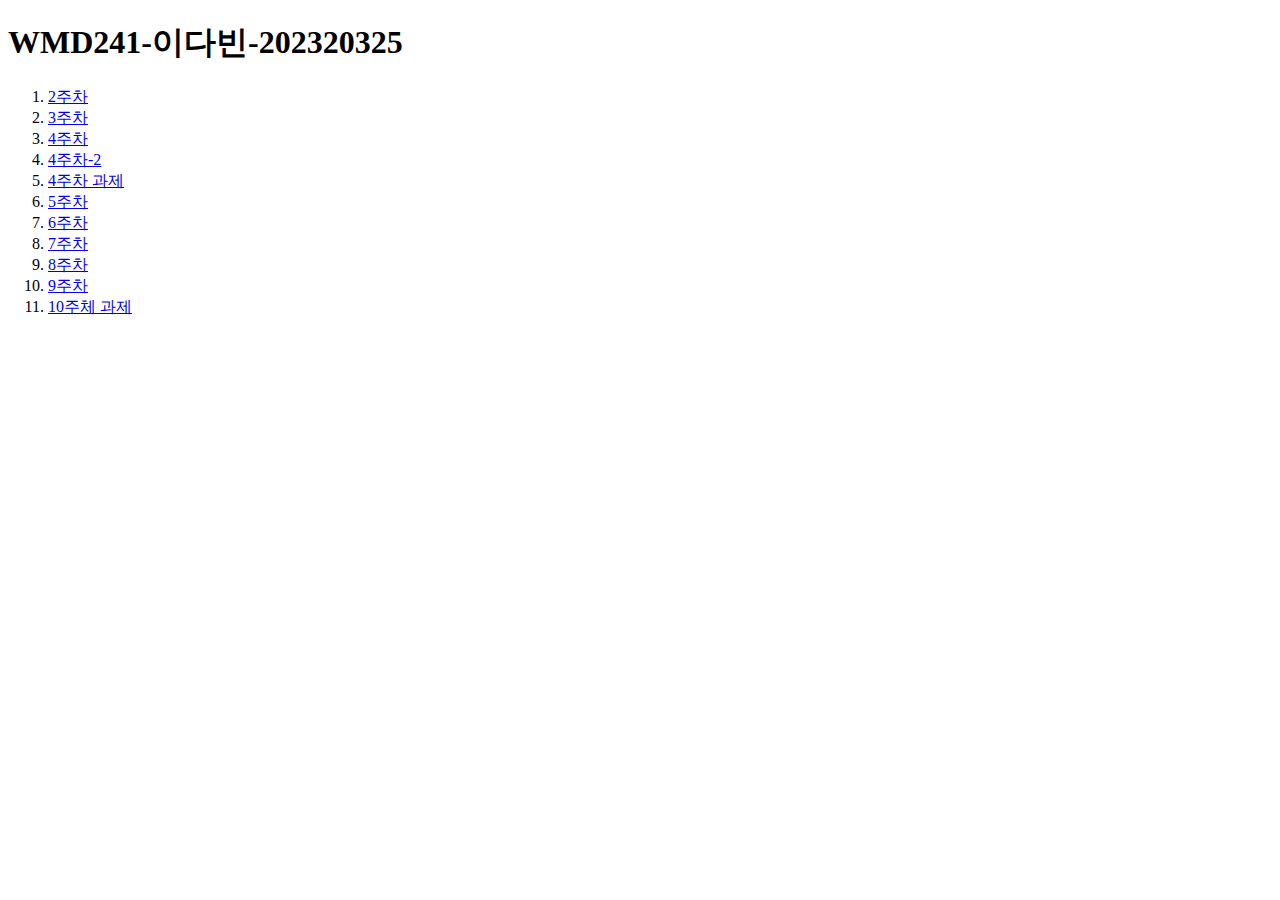
<file: index.html>
<!DOCTYPE html>
<html lang="ko">
  <head>
    <meta charset="UTF-8" />
    <meta name="viewport" content="width=device-width, initial-scale=1.0" />
    <title>WMD241-이다빈-202320325</title>
  </head>
  <body>
    <h1>WMD241-이다빈-202320325</h1>
    <ol>
      <li><a href="./src/w2/index.html">2주차</a></li>
      <li><a href="./src/w3/index.html">3주차</a></li>
      <li><a href="./src/w4/index.html">4주차</a></li>
      <li><a href="./src/w4/w4-2.html">4주차-2</a></li>
      <li><a href="./src/w4/assignment/w4.html">4주차 과제</a></li>
      <li><a href="./src/w5/index.html">5주차 </a></li>
      <li><a href="./src/w6/index.html">6주차 </a></li>
      <li><a href="./src/w7/index.html">7주차 </a></li>
      <li><a href="./src/w8/index.html">8주차 </a></li>
      <li><a href="./src/w9/index.html">9주차 </a></li>
      <li><a href="./src/w10/index.html">10주체 과제 </a></li>
    </ol>
  </body>
</html>
</file>
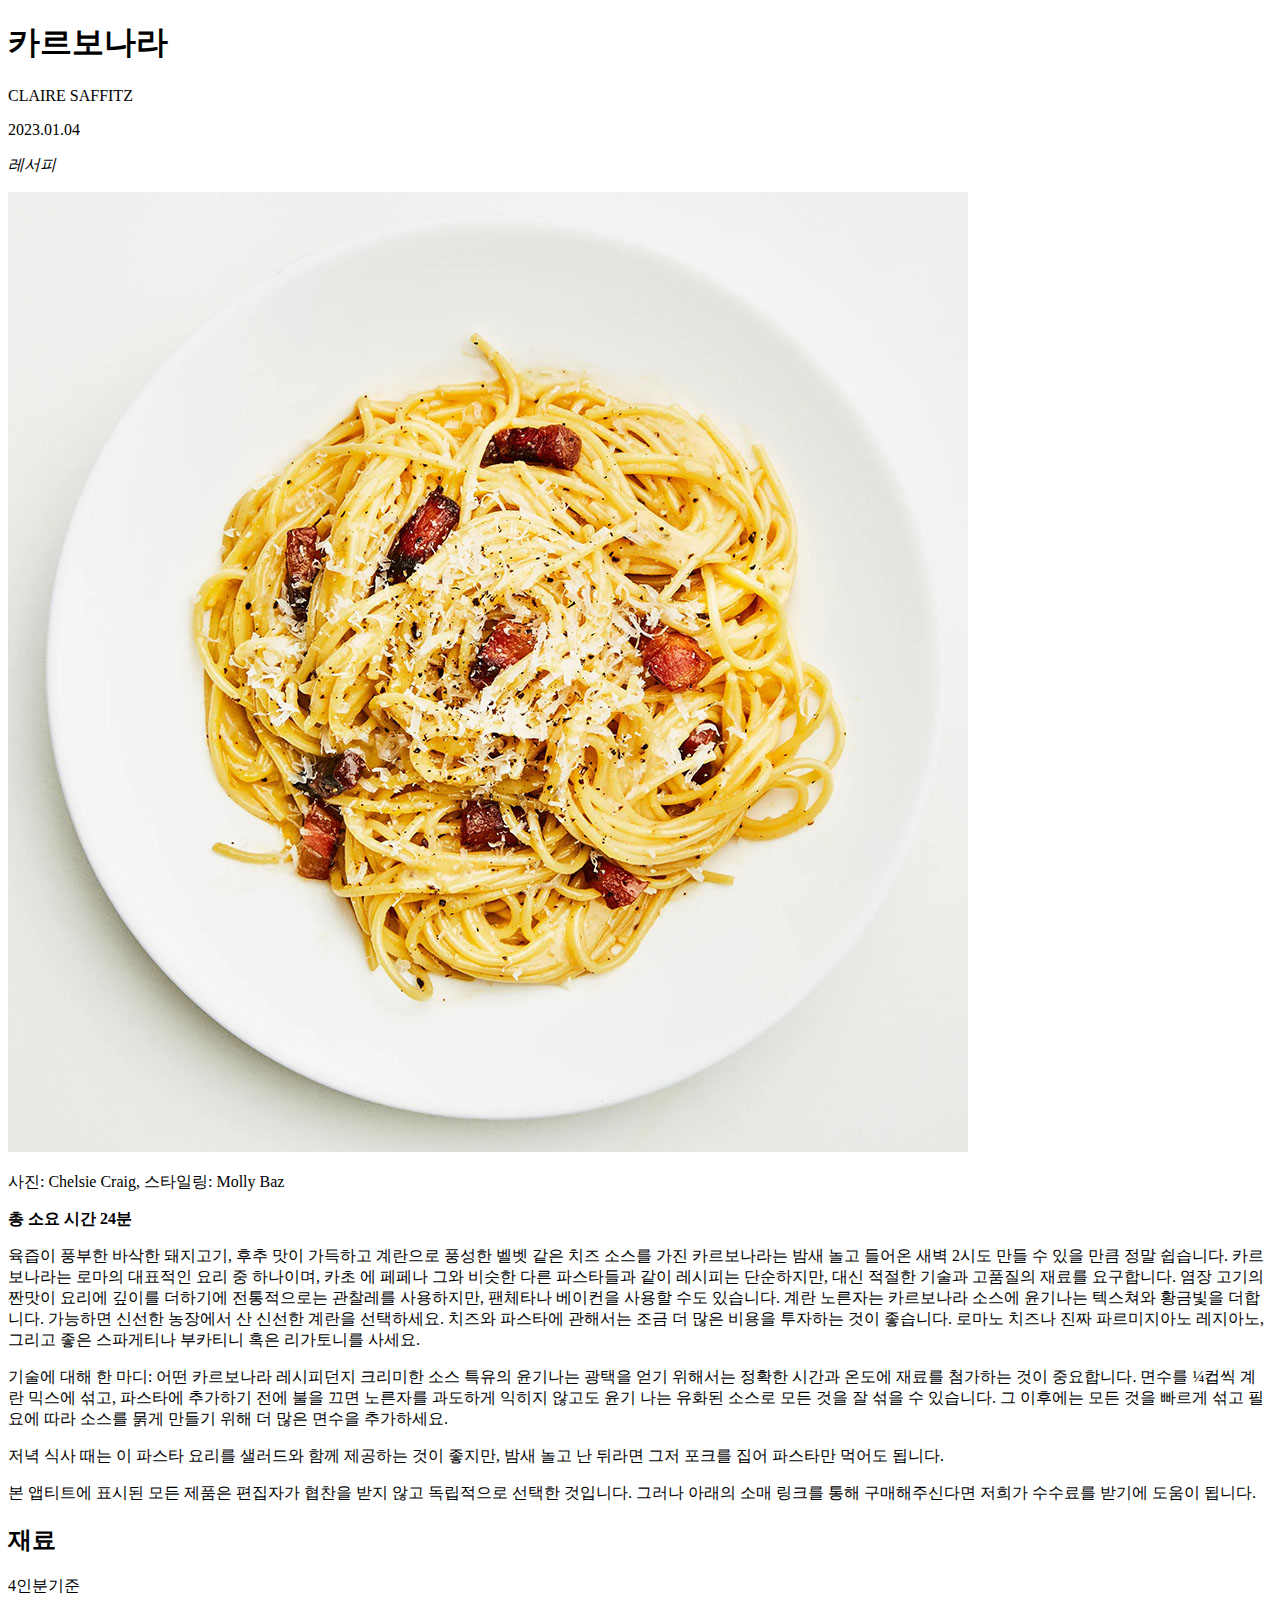
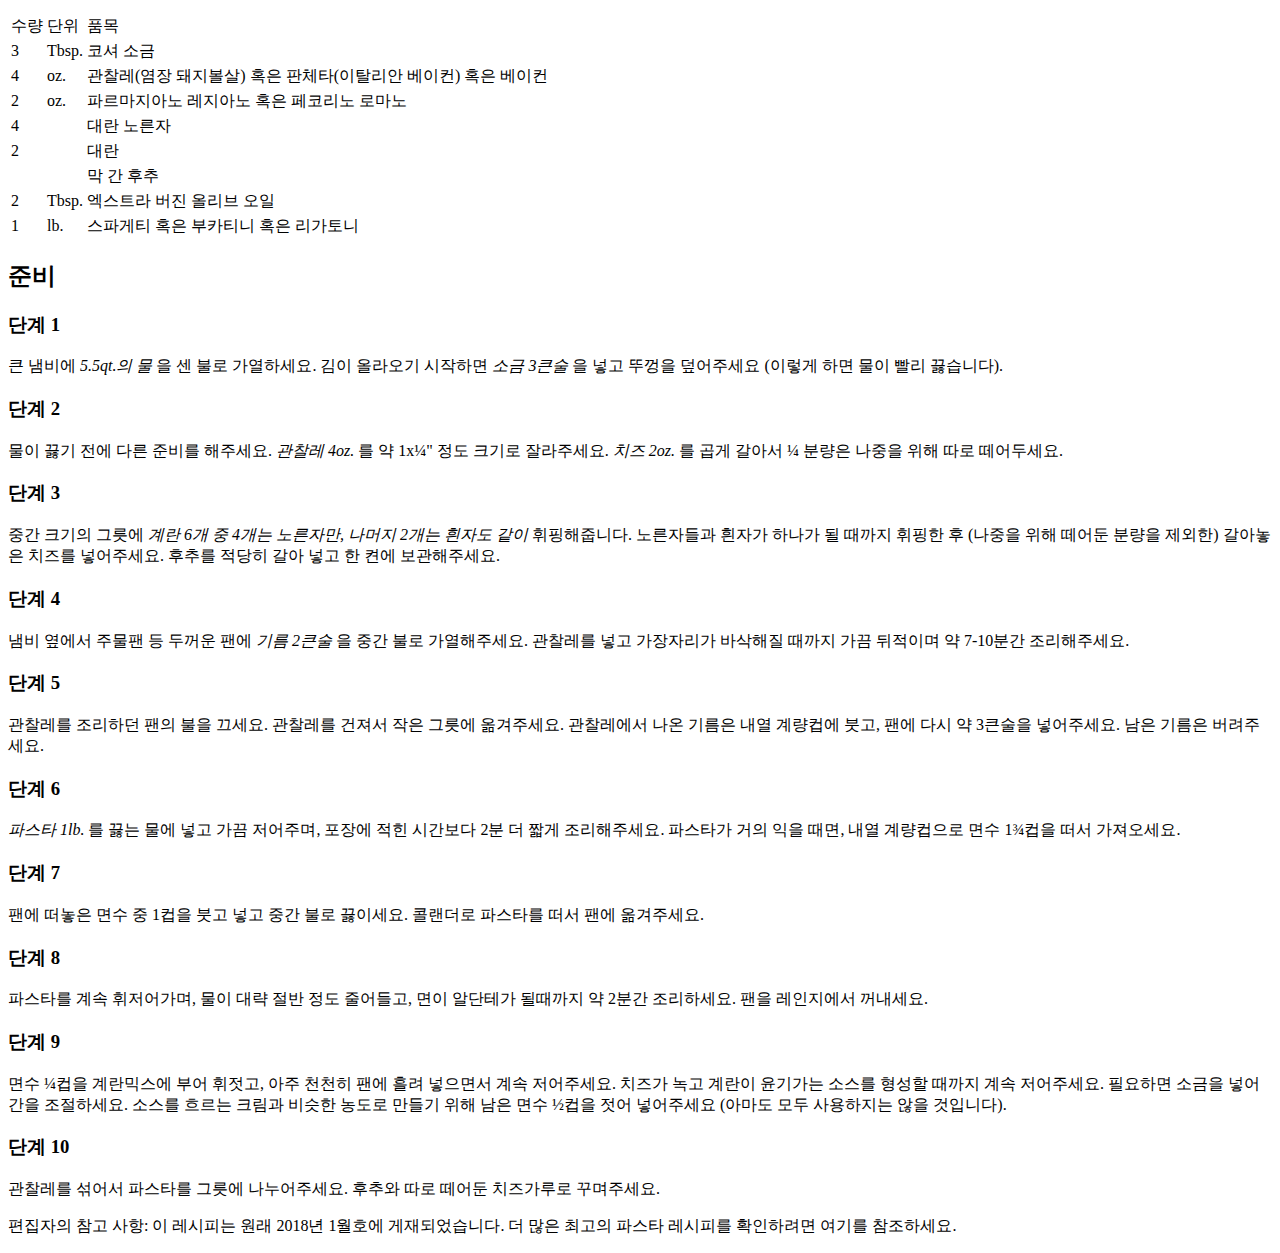
<file: src/w2/index.html>
<!DOCTYPE html>
<html lang="ko">
  <head>
    <meta charset="UTF-8" />
    <meta name="viewport" content="width=device-width, initial-scale=1.0" />
    <title>Pasta Carbonara</title>
  </head>
  <body>
    <h1>카르보나라</h1>
    <p><stong>CLAIRE SAFFITZ</stong></p>
    <p>2023.01.04</p>
    <p><em>레서피</em></p>
    <img
      src="../../assets/pasta-carbonara.jpg"
      alt="흰 접시 위에 담긴 카르보나라 파스타 관찰레가 같이 버무려져있다"
    />
    <p>사진: Chelsie Craig, 스타일링: Molly Baz</p>
    <p><strong>총 소요 시간 24분</strong></p>
    <p>
      육즙이 풍부한 바삭한 돼지고기, 후추 맛이 가득하고 계란으로 풍성한 벨벳
      같은 치즈 소스를 가진 카르보나라는 밤새 놀고 들어온 새벽 2시도 만들 수
      있을 만큼 정말 쉽습니다. 카르보나라는 로마의 대표적인 요리 중 하나이며,
      카초 에 페페나 그와 비슷한 다른 파스타들과 같이 레시피는 단순하지만, 대신
      적절한 기술과 고품질의 재료를 요구합니다. 염장 고기의 짠맛이 요리에 깊이를
      더하기에 전통적으로는 관찰레를 사용하지만, 팬체타나 베이컨을 사용할 수도
      있습니다. 계란 노른자는 카르보나라 소스에 윤기나는 텍스쳐와 황금빛을
      더합니다. 가능하면 신선한 농장에서 산 신선한 계란을 선택하세요. 치즈와
      파스타에 관해서는 조금 더 많은 비용을 투자하는 것이 좋습니다. 로마노
      치즈나 진짜 파르미지아노 레지아노, 그리고 좋은 스파게티나 부카티니 혹은
      리가토니를 사세요.
    </p>
    <p>
      기술에 대해 한 마디: 어떤 카르보나라 레시피던지 크리미한 소스 특유의
      윤기나는 광택을 얻기 위해서는 정확한 시간과 온도에 재료를 첨가하는 것이
      중요합니다. 면수를 ¼컵씩 계란 믹스에 섞고, 파스타에 추가하기 전에 불을
      끄면 노른자를 과도하게 익히지 않고도 윤기 나는 유화된 소스로 모든 것을 잘
      섞을 수 있습니다. 그 이후에는 모든 것을 빠르게 섞고 필요에 따라 소스를
      묽게 만들기 위해 더 많은 면수을 추가하세요.
    </p>
    <p>
      저녁 식사 때는 이 파스타 요리를 샐러드와 함께 제공하는 것이 좋지만, 밤새
      놀고 난 뒤라면 그저 포크를 집어 파스타만 먹어도 됩니다.
    </p>
    <p>
      본 앱티트에 표시된 모든 제품은 편집자가 협찬을 받지 않고 독립적으로 선택한
      것입니다. 그러나 아래의 소매 링크를 통해 구매해주신다면 저희가 수수료를
      받기에 도움이 됩니다.
    </p>
    <h2>재료</h2>
    <p>4인분기준</p>
    <table>
      <tr>
        <td>수량</td>
        <td>단위</td>
        <td>품목</td>
      </tr>
      <tr>
        <td>3</td>
        <td>Tbsp.</td>
        <td>코셔 소금</td>
      </tr>
      <tr>
        <td>4</td>
        <td>oz.</td>
        <td>관찰레(염장 돼지볼살) 혹은 판체타(이탈리안 베이컨) 혹은 베이컨</td>
      </tr>
      <tr>
        <td>2</td>
        <td>oz.</td>
        <td>파르마지아노 레지아노 혹은 페코리노 로마노</td>
      </tr>
      <tr>
        <td>4</td>
        <td></td>
        <td>대란 노른자</td>
      </tr>
      <tr>
        <td>2</td>
        <td></td>
        <td>대란</td>
      </tr>
      <tr>
        <td></td>
        <td></td>
        <td>막 간 후추</td>
      </tr>
      <tr>
        <td>2</td>
        <td>Tbsp.</td>
        <td>엑스트라 버진 올리브 오일</td>
      </tr>
      <tr>
        <td>1</td>
        <td>lb.</td>
        <td>스파게티 혹은 부카티니 혹은 리가토니</td>
      </tr>
    </table>
    <h2>준비</h2>
    <h3>단계 1</h3>
    <p>
      큰 냄비에
      <em>5.5qt.의 물</em>
      을 센 불로 가열하세요. 김이 올라오기 시작하면
      <em>소금 3큰술</em>
      을 넣고 뚜껑을 덮어주세요 (이렇게 하면 물이 빨리 끓습니다).
    </p>
    <h3>단계 2</h3>
    <p>
      물이 끓기 전에 다른 준비를 해주세요.
      <em>관찰레 4oz.</em>
      를 약 1x¼" 정도 크기로 잘라주세요.
      <em>치즈 2oz.</em>
      를 곱게 갈아서 ¼ 분량은 나중을 위해 따로 떼어두세요.
    </p>
    <h3>단계 3</h3>
    <p>
      중간 크기의 그릇에
      <em>계란 6개 중 4개는 노른자만, 나머지 2개는 흰자도 같이</em>
      휘핑해줍니다. 노른자들과 흰자가 하나가 될 때까지 휘핑한 후 (나중을 위해
      떼어둔 분량을 제외한) 갈아놓은 치즈를 넣어주세요. 후추를 적당히 갈아 넣고
      한 켠에 보관해주세요.
    </p>
    <h3>단계 4</h3>
    <p>
      냄비 옆에서 주물팬 등 두꺼운 팬에
      <em>기름 2큰술</em>
      을 중간 불로 가열해주세요. 관찰레를 넣고 가장자리가 바삭해질 때까지 가끔
      뒤적이며 약 7-10분간 조리해주세요.
    </p>
    <h3>단계 5</h3>
    <p>
      관찰레를 조리하던 팬의 불을 끄세요. 관찰레를 건져서 작은 그릇에
      옮겨주세요. 관찰레에서 나온 기름은 내열 계량컵에 붓고, 팬에 다시 약
      3큰술을 넣어주세요. 남은 기름은 버려주세요.
    </p>
    <h3>단계 6</h3>
    <p>
      <em>파스타 1lb.</em>
      를 끓는 물에 넣고 가끔 저어주며, 포장에 적힌 시간보다 2분 더 짧게
      조리해주세요. 파스타가 거의 익을 때면, 내열 계량컵으로 면수 1¾컵을 떠서
      가져오세요.
    </p>
    <h3>단계 7</h3>
    <p>
      팬에 떠놓은 면수 중 1컵을 붓고 넣고 중간 불로 끓이세요. 콜랜더로 파스타를
      떠서 팬에 옮겨주세요.
    </p>
    <h3>단계 8</h3>
    <p>
      파스타를 계속 휘저어가며, 물이 대략 절반 정도 줄어들고, 면이 알단테가
      될때까지 약 2분간 조리하세요. 팬을 레인지에서 꺼내세요.
    </p>
    <h3>단계 9</h3>
    <p>
      면수 ¼컵을 계란믹스에 부어 휘젓고, 아주 천천히 팬에 흘려 넣으면서 계속
      저어주세요. 치즈가 녹고 계란이 윤기가는 소스를 형성할 때까지 계속
      저어주세요. 필요하면 소금을 넣어 간을 조절하세요. 소스를 흐르는 크림과
      비슷한 농도로 만들기 위해 남은 면수 ½컵을 젓어 넣어주세요 (아마도 모두
      사용하지는 않을 것입니다).
    </p>
    <h3>단계 10</h3>
    <p>
      관찰레를 섞어서 파스타를 그릇에 나누어주세요. 후추와 따로 떼어둔
      치즈가루로 꾸며주세요.
    </p>
    <p>
      편집자의 참고 사항: 이 레시피는 원래 2018년 1월호에 게재되었습니다. 더
      많은 최고의 파스타 레시피를 확인하려면 여기를 참조하세요.
    </p>
  </body>
</html>
</file>
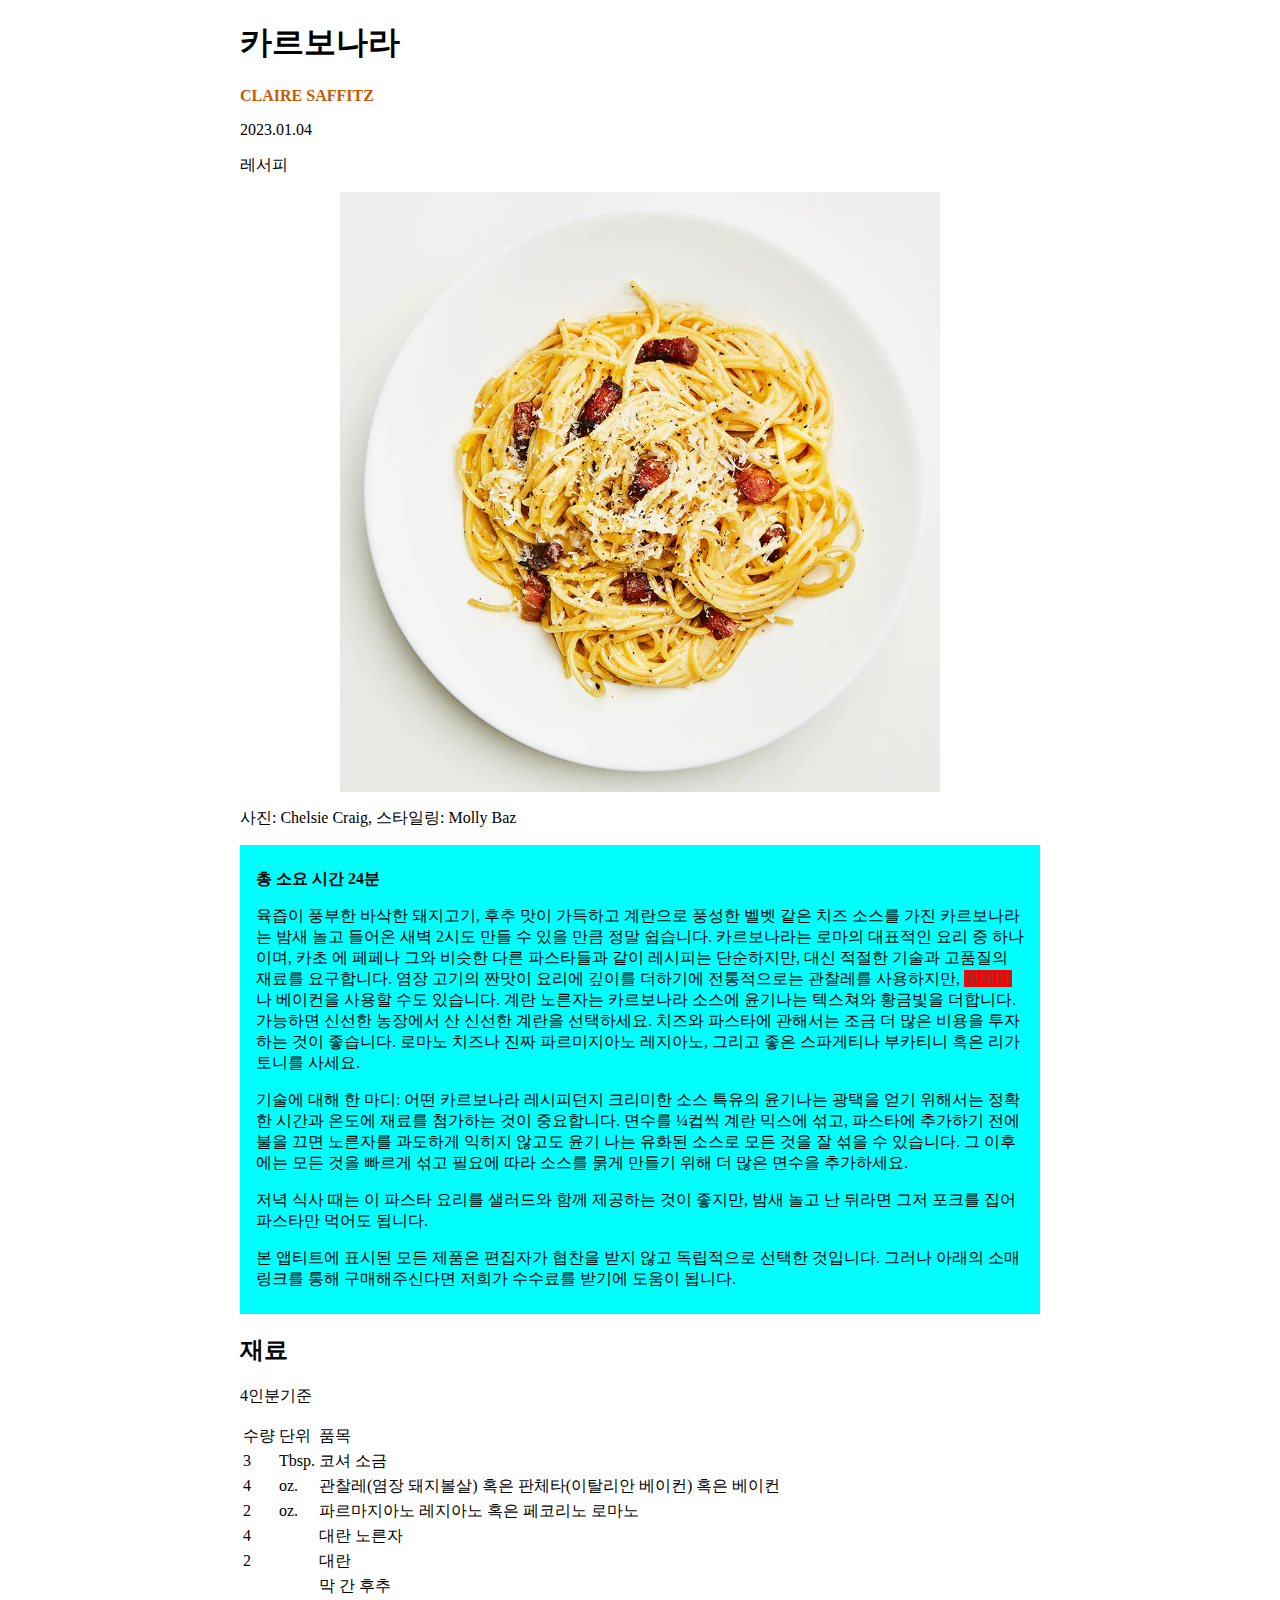
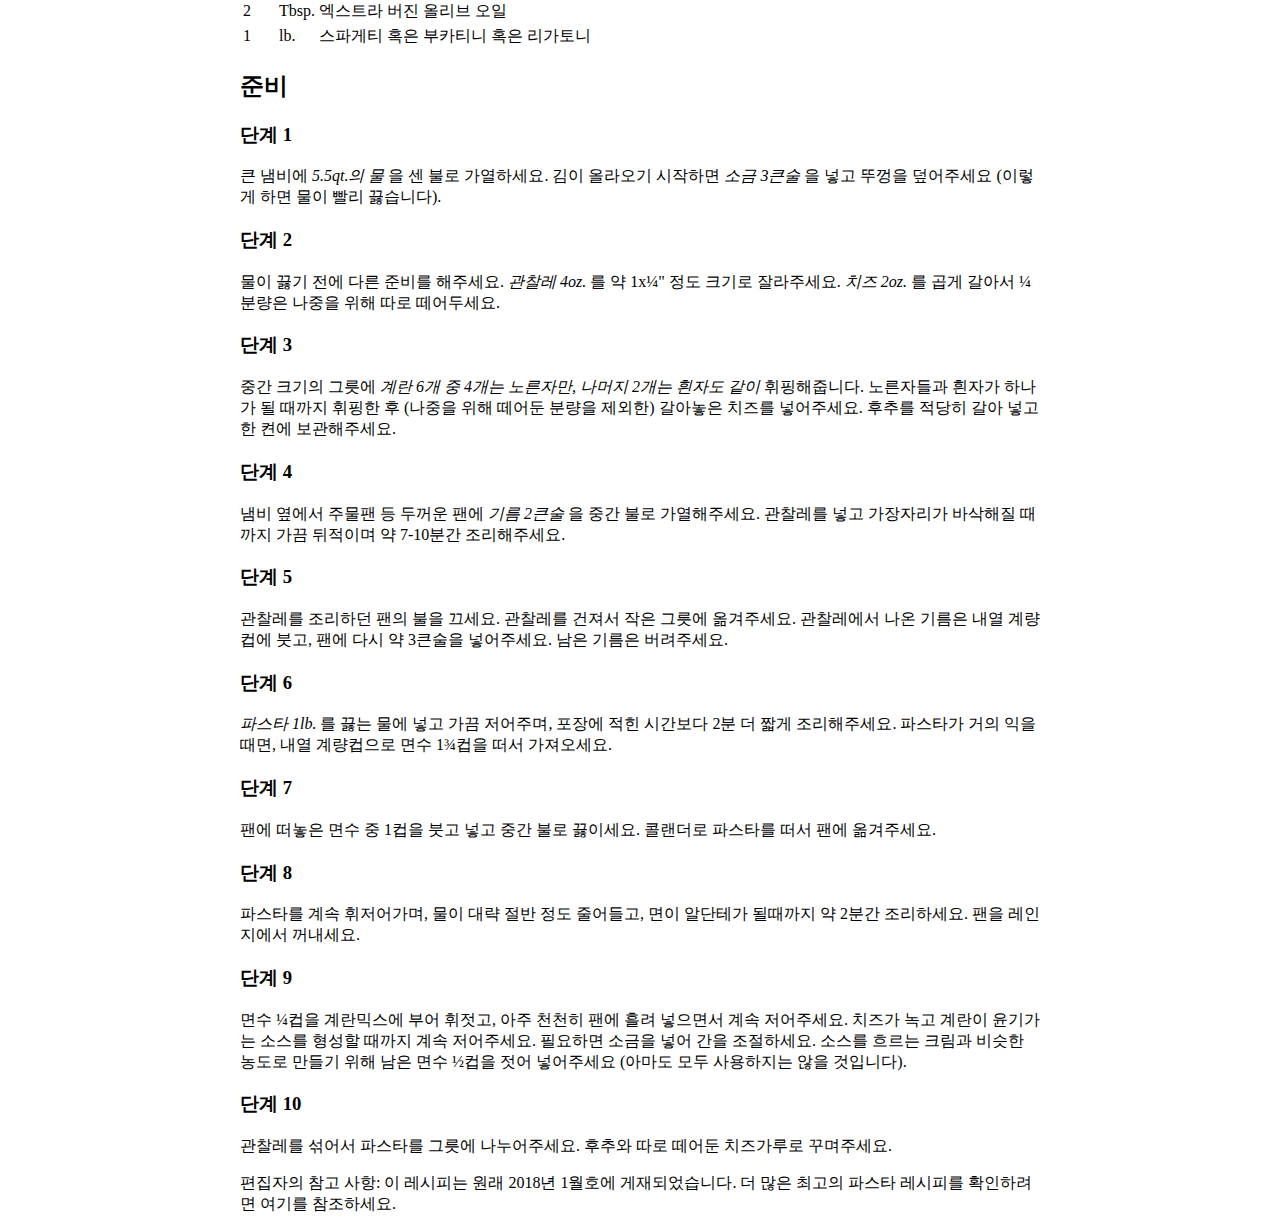
<file: src/w4/index.html>
<!DOCTYPE html>
<html lang="ko">
  <head>
    <meta charset="UTF-8" />
    <meta name="viewport" content="width=device-width, initial-scale=1.0" />
    <title></title>
  </head>
  <body style="max-width: 800px; margin-inline: auto">
    <h1>카르보나라</h1>
    <p>
      <stong style="font-weight: 700; color: rgb(200, 90, 0)">
        CLAIRE SAFFITZ</stong
      >
    </p>
    <p>2023.01.04</p>
    <p><em style="font-style: normal">레서피</em></p>
    <img
      src="../../assets/pasta-carbonara.jpg"
      alt="흰 접시 위에 담긴 카르보나라 파스타 관찰레가 같이 버무려져있다"
      style="max-width: 600px; margin-inline: auto; display: block"
    />
    <p>사진: Chelsie Craig, 스타일링: Molly Baz</p>
    <div
      style="background-color: aqua; padding-inline: 16px; padding-block: 8px"
    >
      <p><strong>총 소요 시간 24분</strong></p>
      <p>
        육즙이 풍부한 바삭한 돼지고기, 후추 맛이 가득하고 계란으로 풍성한 벨벳
        같은 치즈 소스를 가진 카르보나라는 밤새 놀고 들어온 새벽 2시도 만들 수
        있을 만큼 정말 쉽습니다. 카르보나라는 로마의 대표적인 요리 중 하나이며,
        카초 에 페페나 그와 비슷한 다른 파스타들과 같이 레시피는 단순하지만,
        대신 적절한 기술과 고품질의 재료를 요구합니다. 염장 고기의 짠맛이 요리에
        깊이를 더하기에 전통적으로는 관찰레를 사용하지만,
        <span style="font-weight: 900; color: brown; background-color: red"
          >팬체타</span
        >
        나 베이컨을 사용할 수도 있습니다. 계란 노른자는 카르보나라 소스에
        윤기나는 텍스쳐와 황금빛을 더합니다. 가능하면 신선한 농장에서 산 신선한
        계란을 선택하세요. 치즈와 파스타에 관해서는 조금 더 많은 비용을 투자하는
        것이 좋습니다. 로마노 치즈나 진짜 파르미지아노 레지아노, 그리고 좋은
        스파게티나 부카티니 혹은 리가토니를 사세요.
      </p>
      <p>
        기술에 대해 한 마디: 어떤 카르보나라 레시피던지 크리미한 소스 특유의
        윤기나는 광택을 얻기 위해서는 정확한 시간과 온도에 재료를 첨가하는 것이
        중요합니다. 면수를 ¼컵씩 계란 믹스에 섞고, 파스타에 추가하기 전에 불을
        끄면 노른자를 과도하게 익히지 않고도 윤기 나는 유화된 소스로 모든 것을
        잘 섞을 수 있습니다. 그 이후에는 모든 것을 빠르게 섞고 필요에 따라
        소스를 묽게 만들기 위해 더 많은 면수을 추가하세요.
      </p>
      <p>
        저녁 식사 때는 이 파스타 요리를 샐러드와 함께 제공하는 것이 좋지만, 밤새
        놀고 난 뒤라면 그저 포크를 집어 파스타만 먹어도 됩니다.
      </p>
      <p>
        본 앱티트에 표시된 모든 제품은 편집자가 협찬을 받지 않고 독립적으로
        선택한 것입니다. 그러나 아래의 소매 링크를 통해 구매해주신다면 저희가
        수수료를 받기에 도움이 됩니다.
      </p>
    </div>
    <h2>재료</h2>
    <p>4인분기준</p>
    <table>
      <tr>
        <td>수량</td>
        <td>단위</td>
        <td>품목</td>
      </tr>
      <tr>
        <td>3</td>
        <td>Tbsp.</td>
        <td>코셔 소금</td>
      </tr>
      <tr>
        <td>4</td>
        <td>oz.</td>
        <td>관찰레(염장 돼지볼살) 혹은 판체타(이탈리안 베이컨) 혹은 베이컨</td>
      </tr>
      <tr>
        <td>2</td>
        <td>oz.</td>
        <td>파르마지아노 레지아노 혹은 페코리노 로마노</td>
      </tr>
      <tr>
        <td>4</td>
        <td></td>
        <td>대란 노른자</td>
      </tr>
      <tr>
        <td>2</td>
        <td></td>
        <td>대란</td>
      </tr>
      <tr>
        <td></td>
        <td></td>
        <td>막 간 후추</td>
      </tr>
      <tr>
        <td>2</td>
        <td>Tbsp.</td>
        <td>엑스트라 버진 올리브 오일</td>
      </tr>
      <tr>
        <td>1</td>
        <td>lb.</td>
        <td>스파게티 혹은 부카티니 혹은 리가토니</td>
      </tr>
    </table>
    <h2>준비</h2>
    <h3>단계 1</h3>
    <p>
      큰 냄비에
      <em>5.5qt.의 물</em>
      을 센 불로 가열하세요. 김이 올라오기 시작하면
      <em>소금 3큰술</em>
      을 넣고 뚜껑을 덮어주세요 (이렇게 하면 물이 빨리 끓습니다).
    </p>
    <h3>단계 2</h3>
    <p>
      물이 끓기 전에 다른 준비를 해주세요.
      <em>관찰레 4oz.</em>
      를 약 1x¼" 정도 크기로 잘라주세요.
      <em>치즈 2oz.</em>
      를 곱게 갈아서 ¼ 분량은 나중을 위해 따로 떼어두세요.
    </p>
    <h3>단계 3</h3>
    <p>
      중간 크기의 그릇에
      <em>계란 6개 중 4개는 노른자만, 나머지 2개는 흰자도 같이</em>
      휘핑해줍니다. 노른자들과 흰자가 하나가 될 때까지 휘핑한 후 (나중을 위해
      떼어둔 분량을 제외한) 갈아놓은 치즈를 넣어주세요. 후추를 적당히 갈아 넣고
      한 켠에 보관해주세요.
    </p>
    <h3>단계 4</h3>
    <p>
      냄비 옆에서 주물팬 등 두꺼운 팬에
      <em>기름 2큰술</em>
      을 중간 불로 가열해주세요. 관찰레를 넣고 가장자리가 바삭해질 때까지 가끔
      뒤적이며 약 7-10분간 조리해주세요.
    </p>
    <h3>단계 5</h3>
    <p>
      관찰레를 조리하던 팬의 불을 끄세요. 관찰레를 건져서 작은 그릇에
      옮겨주세요. 관찰레에서 나온 기름은 내열 계량컵에 붓고, 팬에 다시 약
      3큰술을 넣어주세요. 남은 기름은 버려주세요.
    </p>
    <h3>단계 6</h3>
    <p>
      <em>파스타 1lb.</em>
      를 끓는 물에 넣고 가끔 저어주며, 포장에 적힌 시간보다 2분 더 짧게
      조리해주세요. 파스타가 거의 익을 때면, 내열 계량컵으로 면수 1¾컵을 떠서
      가져오세요.
    </p>
    <h3>단계 7</h3>
    <p>
      팬에 떠놓은 면수 중 1컵을 붓고 넣고 중간 불로 끓이세요. 콜랜더로 파스타를
      떠서 팬에 옮겨주세요.
    </p>
    <h3>단계 8</h3>
    <p>
      파스타를 계속 휘저어가며, 물이 대략 절반 정도 줄어들고, 면이 알단테가
      될때까지 약 2분간 조리하세요. 팬을 레인지에서 꺼내세요.
    </p>
    <h3>단계 9</h3>
    <p>
      면수 ¼컵을 계란믹스에 부어 휘젓고, 아주 천천히 팬에 흘려 넣으면서 계속
      저어주세요. 치즈가 녹고 계란이 윤기가는 소스를 형성할 때까지 계속
      저어주세요. 필요하면 소금을 넣어 간을 조절하세요. 소스를 흐르는 크림과
      비슷한 농도로 만들기 위해 남은 면수 ½컵을 젓어 넣어주세요 (아마도 모두
      사용하지는 않을 것입니다).
    </p>
    <h3>단계 10</h3>
    <p>
      관찰레를 섞어서 파스타를 그릇에 나누어주세요. 후추와 따로 떼어둔
      치즈가루로 꾸며주세요.
    </p>
    <p>
      편집자의 참고 사항: 이 레시피는 원래 2018년 1월호에 게재되었습니다. 더
      많은 최고의 파스타 레시피를 확인하려면 여기를 참조하세요.
    </p>
  </body>
</html>
</file>
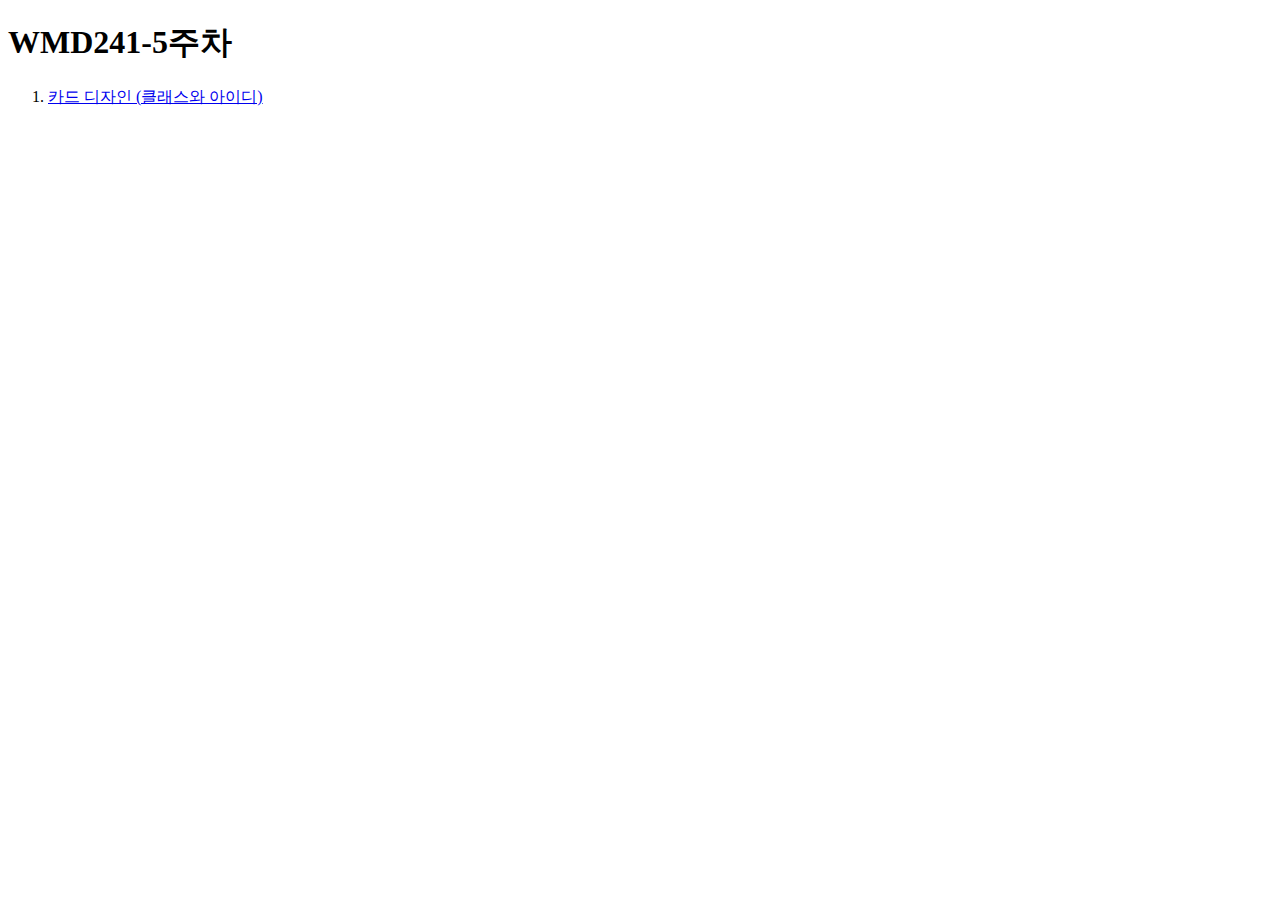
<file: src/w5/index.html>
<!DOCTYPE html>
<html lang="ko">
  <head>
    <meta charset="UTF-8" />
    <meta name="viewport" content="width=device-width, initial-scale=1.0" />
    <title>WMD241-5주차</title>
  </head>
  <body>
    <h1>WMD241-5주차</h1>
    <ol>
      <li><a href="./card/card.html">카드 디자인 (클래스와 아이디)</a></li>
    </ol>
  </body>
</html>
</file>
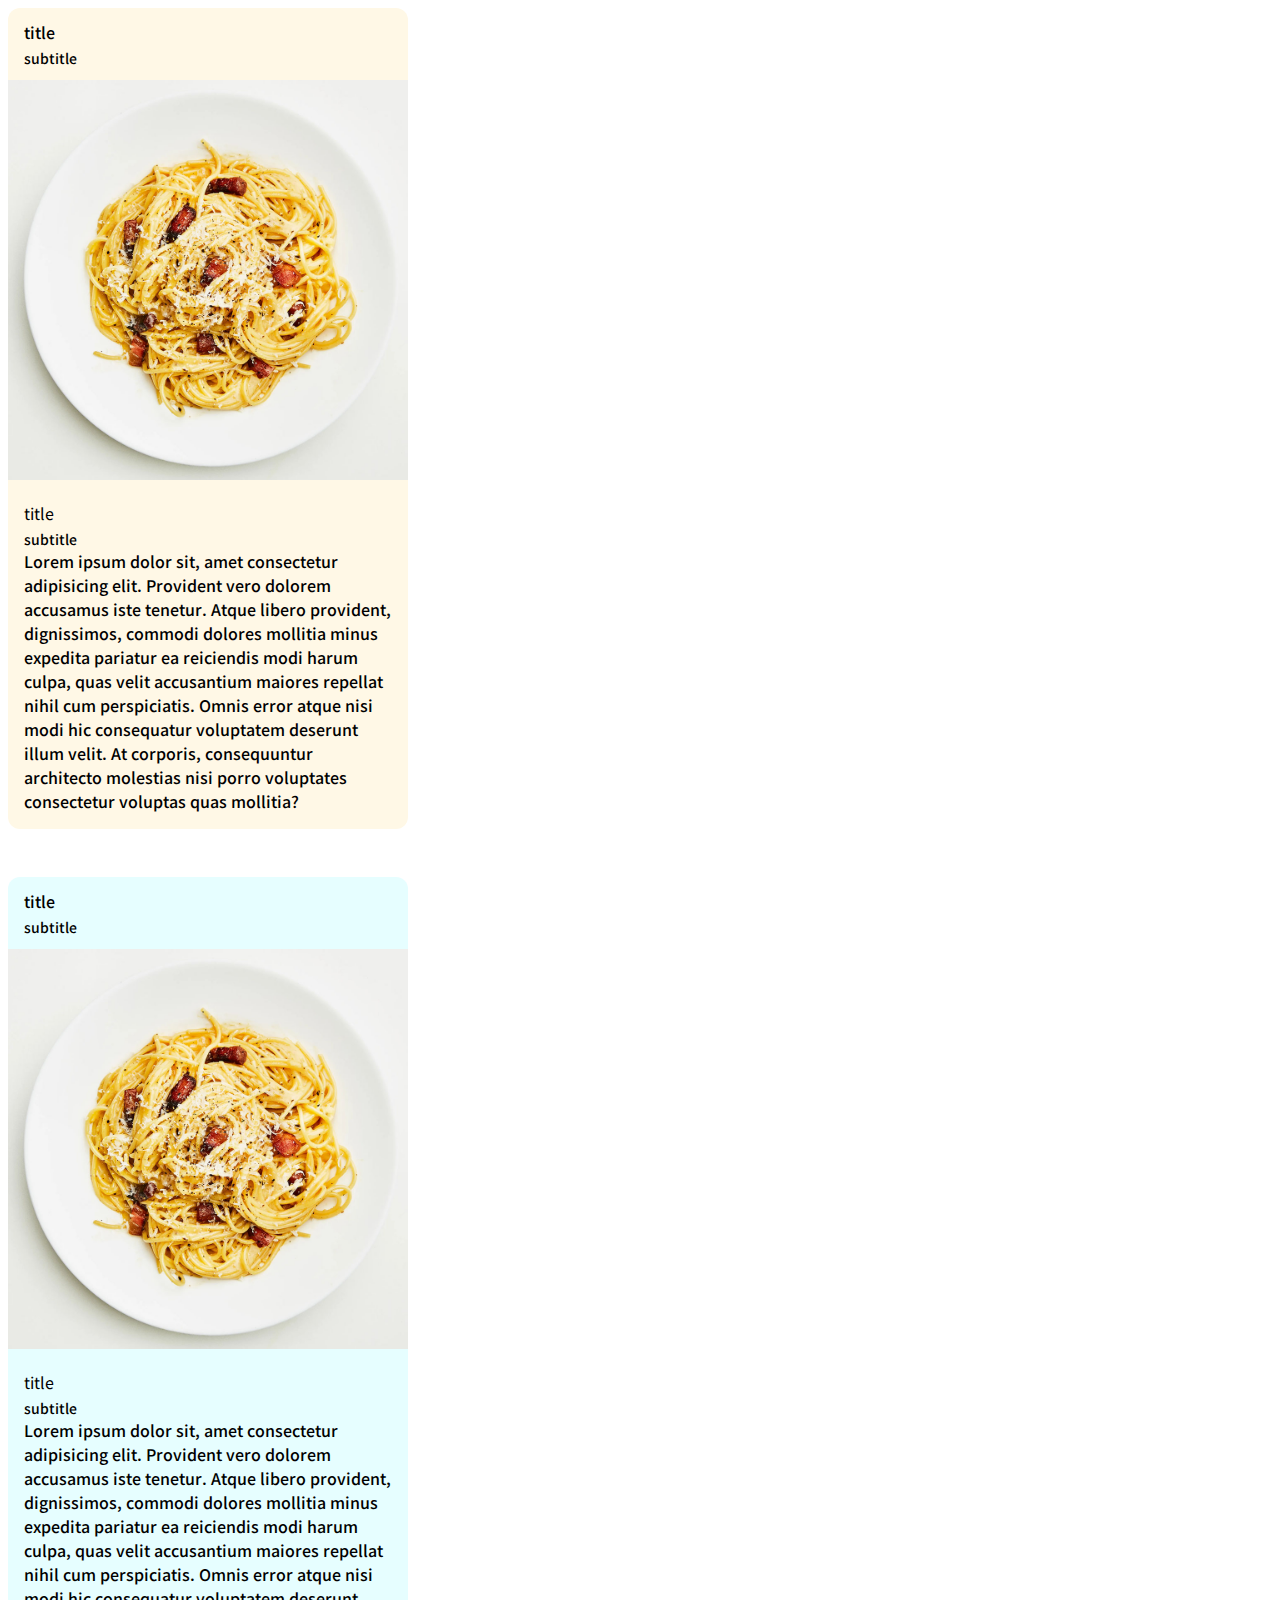
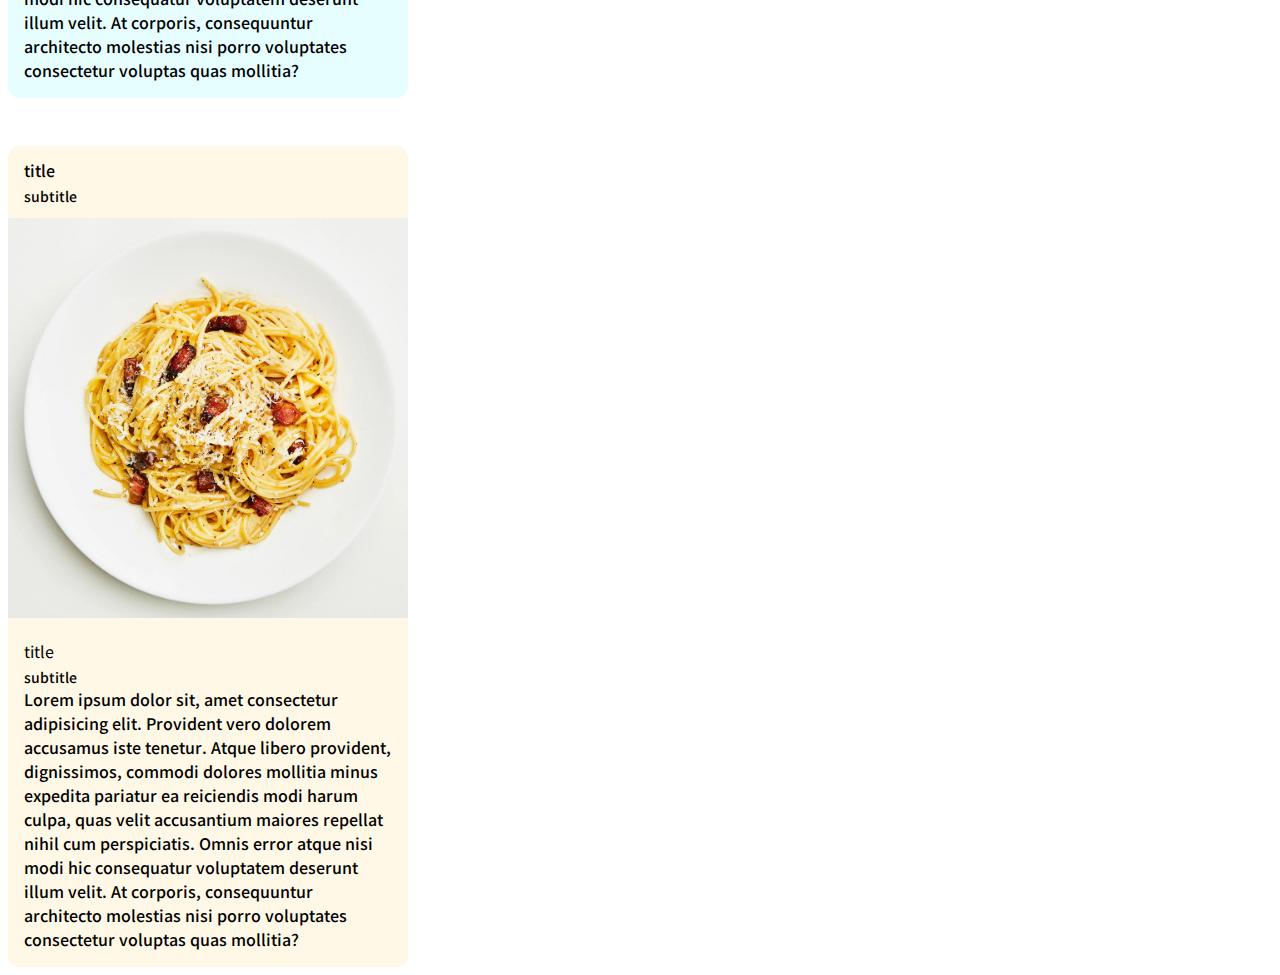
<file: src/w6/index.html>
<!DOCTYPE html>
<html lang="ko">
  <head>
    <meta charset="UTF-8" />
    <meta name="viewport" content="width=device-width, initial-scale=1.0" />
    <title>a card design: the beginning of selector</title>
    <link rel="stylesheet" href="./style/card.css" />
  </head>
  <body>
    <div class="card">
      <div class="card__top">
        <div class="card__title">title</div>
        <div class="card__subtitle">subtitle</div>
      </div>
      <img class="card__img" src="../../../../assets/pasta-carbonara.jpg" />
      <div class="card__bottom">
        <div class="card__title">title</div>
        <div class="card__subtitle">subtitle</div>
        <div class="card__p">
          Lorem ipsum dolor sit, amet consectetur adipisicing elit. Provident
          vero dolorem accusamus iste tenetur. Atque libero provident,
          dignissimos, commodi dolores mollitia minus expedita pariatur ea
          reiciendis modi harum culpa, quas velit accusantium maiores repellat
          nihil cum perspiciatis. Omnis error atque nisi modi hic consequatur
          voluptatem deserunt illum velit. At corporis, consequuntur architecto
          molestias nisi porro voluptates consectetur voluptas quas mollitia?
        </div>
      </div>
    </div>
    <div class="card card--color-blue">
      <div class="card__top">
        <div class="card__title">title</div>
        <div class="card__subtitle">subtitle</div>
      </div>
      <img class="card__img" src="../../../../assets/pasta-carbonara.jpg" />
      <div class="card__bottom">
        <div class="card__title">title</div>
        <div class="card__subtitle">subtitle</div>
        <div class="card__p">
          Lorem ipsum dolor sit, amet consectetur adipisicing elit. Provident
          vero dolorem accusamus iste tenetur. Atque libero provident,
          dignissimos, commodi dolores mollitia minus expedita pariatur ea
          reiciendis modi harum culpa, quas velit accusantium maiores repellat
          nihil cum perspiciatis. Omnis error atque nisi modi hic consequatur
          voluptatem deserunt illum velit. At corporis, consequuntur architecto
          molestias nisi porro voluptates consectetur voluptas quas mollitia?
        </div>
      </div>
    </div>
    <div class="card">
      <div class="card__top">
        <div class="card__title">title</div>
        <div class="card__subtitle">subtitle</div>
      </div>
      <img class="card__img" src="../../../../assets/pasta-carbonara.jpg" />
      <div class="card__bottom">
        <div class="card__title">title</div>
        <div class="card__subtitle">subtitle</div>
        <div class="card__p">
          Lorem ipsum dolor sit, amet consectetur adipisicing elit. Provident
          vero dolorem accusamus iste tenetur. Atque libero provident,
          dignissimos, commodi dolores mollitia minus expedita pariatur ea
          reiciendis modi harum culpa, quas velit accusantium maiores repellat
          nihil cum perspiciatis. Omnis error atque nisi modi hic consequatur
          voluptatem deserunt illum velit. At corporis, consequuntur architecto
          molestias nisi porro voluptates consectetur voluptas quas mollitia?
        </div>
      </div>
    </div>
  </body>
</html>
</file>
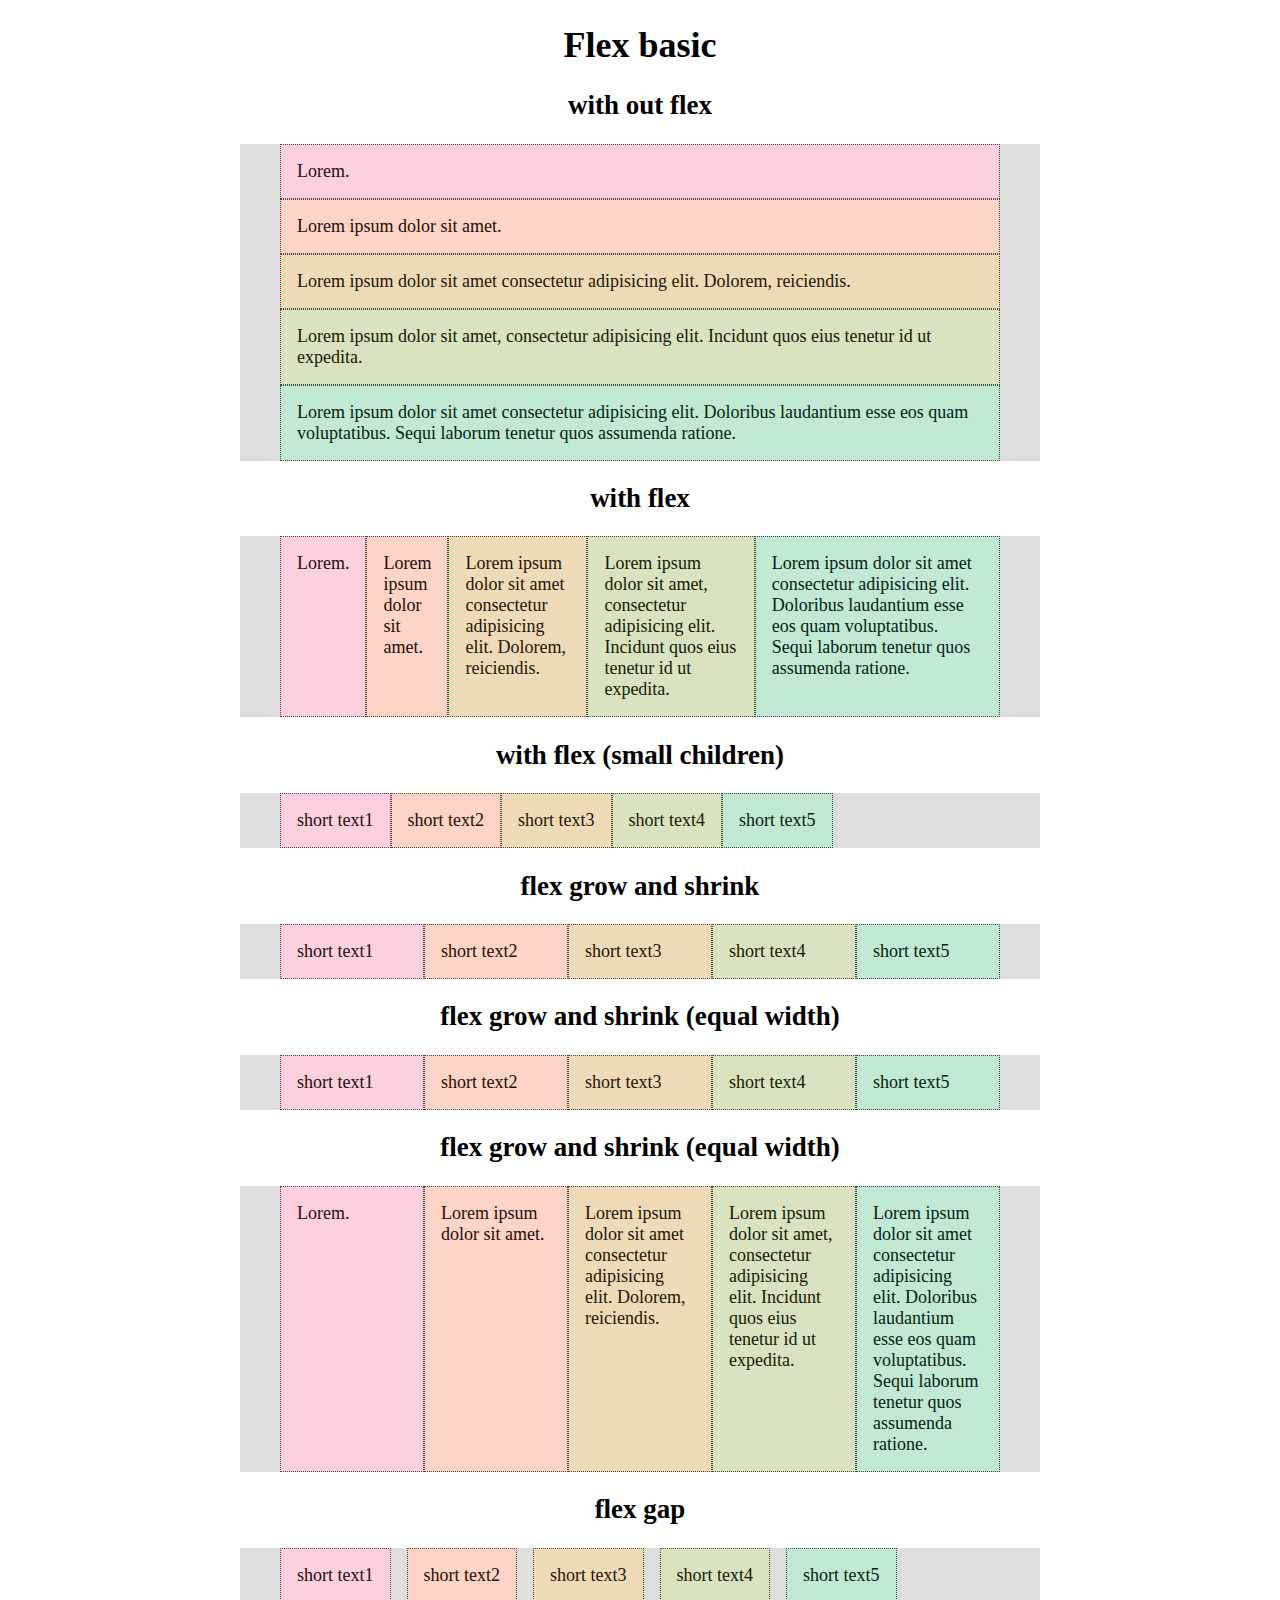
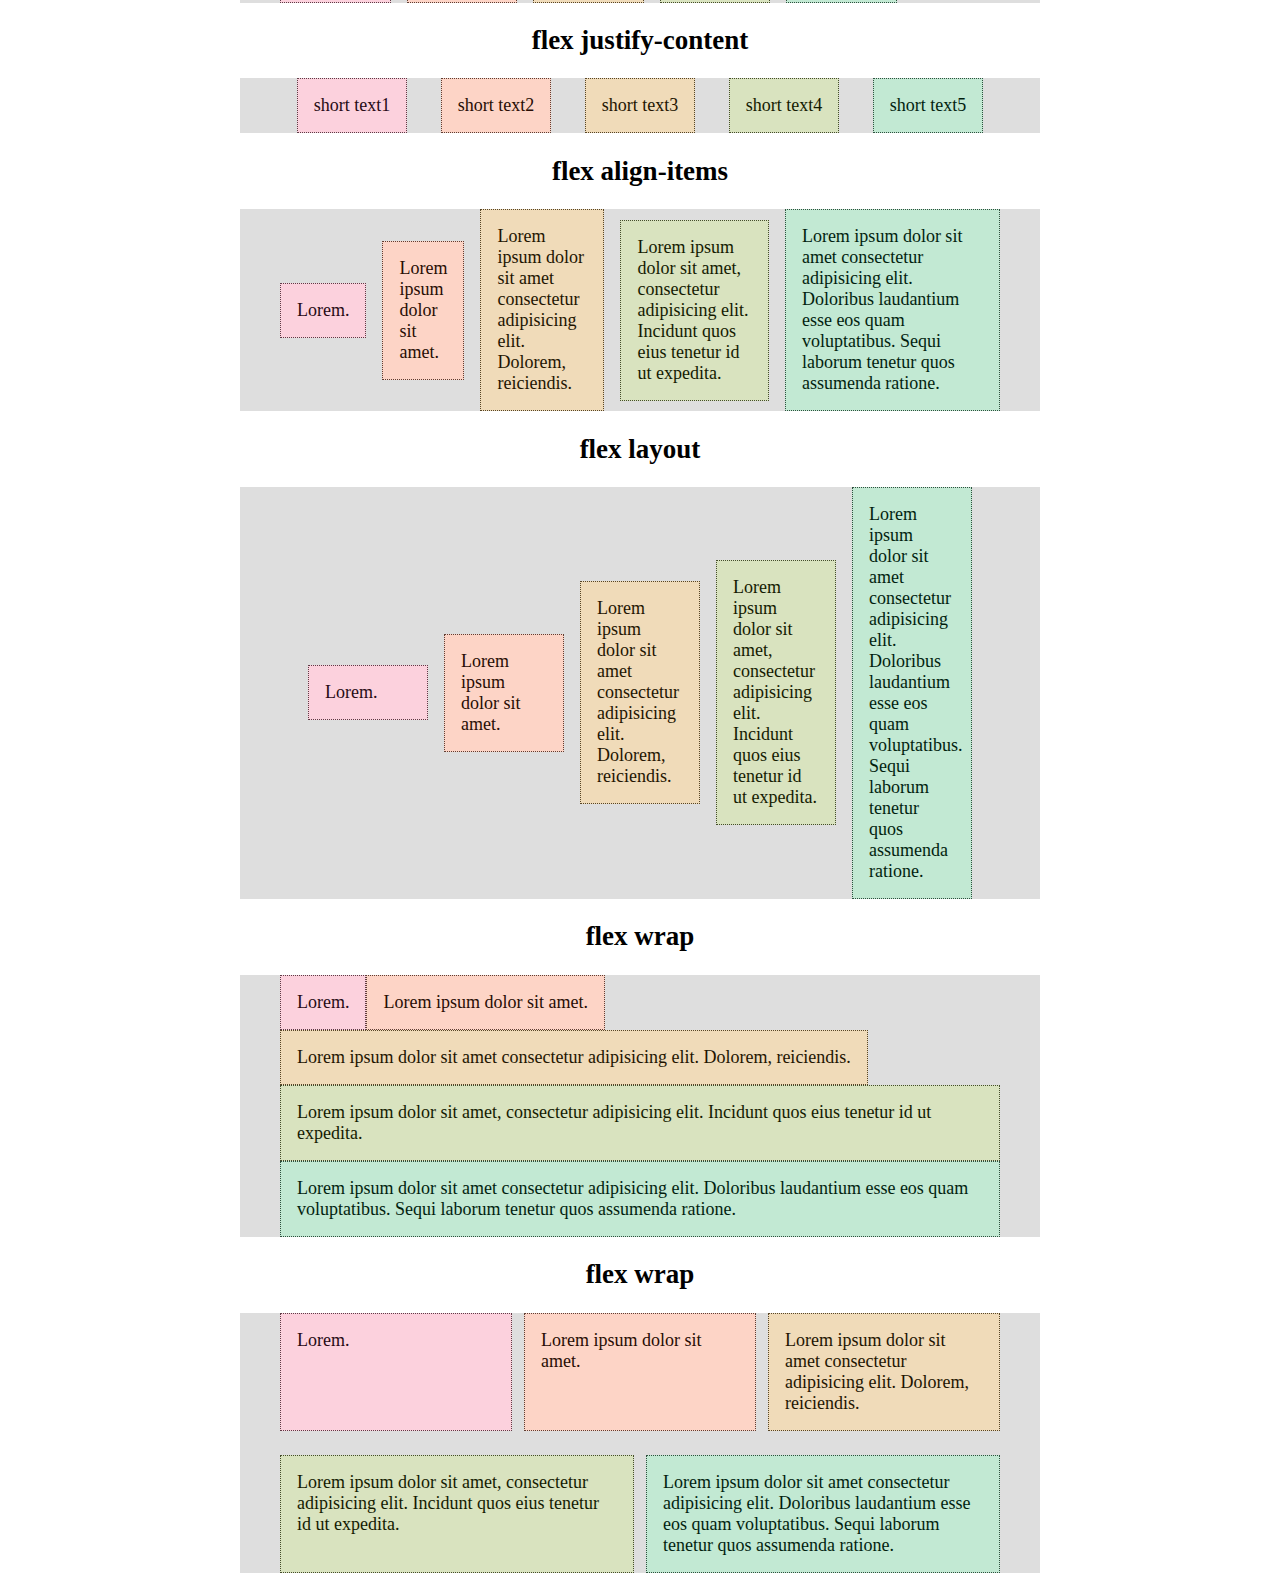
<file: src/w7/index.html>
<!DOCTYPE html>
<html lang="ko">
  <head>
    <meta charset="UTF-8" />
    <meta name="viewport" content="width=device-width, initial-scale=1.0" />
    <title>Flex basic (atClass)</title>
    <link rel="stylesheet" href="./style/style.css" />
  </head>
  <body>
    <div class="section">
      <h1>Flex basic</h1>
    </div>
    <div class="section">
      <h2>with out flex</h2>
      <div class="container">
        <div>Lorem.</div>
        <div>Lorem ipsum dolor sit amet.</div>
        <div>
          Lorem ipsum dolor sit amet consectetur adipisicing elit. Dolorem,
          reiciendis.
        </div>
        <div>
          Lorem ipsum dolor sit amet, consectetur adipisicing elit. Incidunt
          quos eius tenetur id ut expedita.
        </div>
        <div>
          Lorem ipsum dolor sit amet consectetur adipisicing elit. Doloribus
          laudantium esse eos quam voluptatibus. Sequi laborum tenetur quos
          assumenda ratione.
        </div>
      </div>
    </div>
    <div class="section">
      <h2>with flex</h2>
      <div class="container flex-container">
        <div>Lorem.</div>
        <div>Lorem ipsum dolor sit amet.</div>
        <div>
          Lorem ipsum dolor sit amet consectetur adipisicing elit. Dolorem,
          reiciendis.
        </div>
        <div>
          Lorem ipsum dolor sit amet, consectetur adipisicing elit. Incidunt
          quos eius tenetur id ut expedita.
        </div>
        <div>
          Lorem ipsum dolor sit amet consectetur adipisicing elit. Doloribus
          laudantium esse eos quam voluptatibus. Sequi laborum tenetur quos
          assumenda ratione.
        </div>
      </div>
    </div>
    <div class="section">
      <h2>with flex (small children)</h2>
      <div class="container flex-container">
        <div>short text1</div>
        <div>short text2</div>
        <div>short text3</div>
        <div>short text4</div>
        <div>short text5</div>
      </div>
    </div>
    <div class="section">
      <h2>flex grow and shrink</h2>
      <div class="container flex-container">
        <div class="flex-child-opt-1">short text1</div>
        <div class="flex-child-opt-1">short text2</div>
        <div class="flex-child-opt-1">short text3</div>
        <div class="flex-child-opt-1">short text4</div>
        <div class="flex-child-opt-1">short text5</div>
      </div>
    </div>
    <div class="section">
      <h2>flex grow and shrink (equal width)</h2>
      <div class="container flex-container">
        <div class="flex-child-opt-2">short text1</div>
        <div class="flex-child-opt-2">short text2</div>
        <div class="flex-child-opt-2">short text3</div>
        <div class="flex-child-opt-2">short text4</div>
        <div class="flex-child-opt-2">short text5</div>
      </div>
    </div>
    <div class="section">
      <h2>flex grow and shrink (equal width)</h2>
      <div class="container flex-container">
        <div class="flex-child-opt-2">Lorem.</div>
        <div class="flex-child-opt-2">Lorem ipsum dolor sit amet.</div>
        <div class="flex-child-opt-2">
          Lorem ipsum dolor sit amet consectetur adipisicing elit. Dolorem,
          reiciendis.
        </div>
        <div class="flex-child-opt-2">
          Lorem ipsum dolor sit amet, consectetur adipisicing elit. Incidunt
          quos eius tenetur id ut expedita.
        </div>
        <div class="flex-child-opt-2">
          Lorem ipsum dolor sit amet consectetur adipisicing elit. Doloribus
          laudantium esse eos quam voluptatibus. Sequi laborum tenetur quos
          assumenda ratione.
        </div>
      </div>
    </div>
    <div class="section">
      <h2>flex gap</h2>
      <div class="container flex-container flex-container-opt-1">
        <div>short text1</div>
        <div>short text2</div>
        <div>short text3</div>
        <div>short text4</div>
        <div>short text5</div>
      </div>
    </div>
    <div class="section">
      <h2>flex justify-content</h2>
      <div class="container flex-container flex-container-opt-2">
        <div>short text1</div>
        <div>short text2</div>
        <div>short text3</div>
        <div>short text4</div>
        <div>short text5</div>
      </div>
    </div>
    <div class="section">
      <h2>flex align-items</h2>
      <div
        class="container flex-container flex-container-opt-1 flex-container-opt-3"
      >
        <div>Lorem.</div>
        <div>Lorem ipsum dolor sit amet.</div>
        <div>
          Lorem ipsum dolor sit amet consectetur adipisicing elit. Dolorem,
          reiciendis.
        </div>
        <div>
          Lorem ipsum dolor sit amet, consectetur adipisicing elit. Incidunt
          quos eius tenetur id ut expedita.
        </div>
        <div>
          Lorem ipsum dolor sit amet consectetur adipisicing elit. Doloribus
          laudantium esse eos quam voluptatibus. Sequi laborum tenetur quos
          assumenda ratione.
        </div>
      </div>
    </div>
    <div class="section">
      <h2>flex layout</h2>
      <div class="container flex-container flex-container-opt-4">
        <div>Lorem.</div>
        <div>Lorem ipsum dolor sit amet.</div>
        <div>
          Lorem ipsum dolor sit amet consectetur adipisicing elit. Dolorem,
          reiciendis.
        </div>
        <div>
          Lorem ipsum dolor sit amet, consectetur adipisicing elit. Incidunt
          quos eius tenetur id ut expedita.
        </div>
        <div>
          Lorem ipsum dolor sit amet consectetur adipisicing elit. Doloribus
          laudantium esse eos quam voluptatibus. Sequi laborum tenetur quos
          assumenda ratione.
        </div>
      </div>
    </div>
    <div class="section">
      <h2>flex wrap</h2>
      <div class="container flex-container flex-wrap">
        <div>Lorem.</div>
        <div>Lorem ipsum dolor sit amet.</div>
        <div>
          Lorem ipsum dolor sit amet consectetur adipisicing elit. Dolorem,
          reiciendis.
        </div>
        <div>
          Lorem ipsum dolor sit amet, consectetur adipisicing elit. Incidunt
          quos eius tenetur id ut expedita.
        </div>
        <div>
          Lorem ipsum dolor sit amet consectetur adipisicing elit. Doloribus
          laudantium esse eos quam voluptatibus. Sequi laborum tenetur quos
          assumenda ratione.
        </div>
      </div>
    </div>
    <div class="section">
      <h2>flex wrap</h2>
      <div class="container flex-container flex-wrap flex-wrap-opt-1">
        <div>Lorem.</div>
        <div>Lorem ipsum dolor sit amet.</div>
        <div>
          Lorem ipsum dolor sit amet consectetur adipisicing elit. Dolorem,
          reiciendis.
        </div>
        <div>
          Lorem ipsum dolor sit amet, consectetur adipisicing elit. Incidunt
          quos eius tenetur id ut expedita.
        </div>
        <div>
          Lorem ipsum dolor sit amet consectetur adipisicing elit. Doloribus
          laudantium esse eos quam voluptatibus. Sequi laborum tenetur quos
          assumenda ratione.
        </div>
      </div>
    </div>
  </body>
</html>
</file>
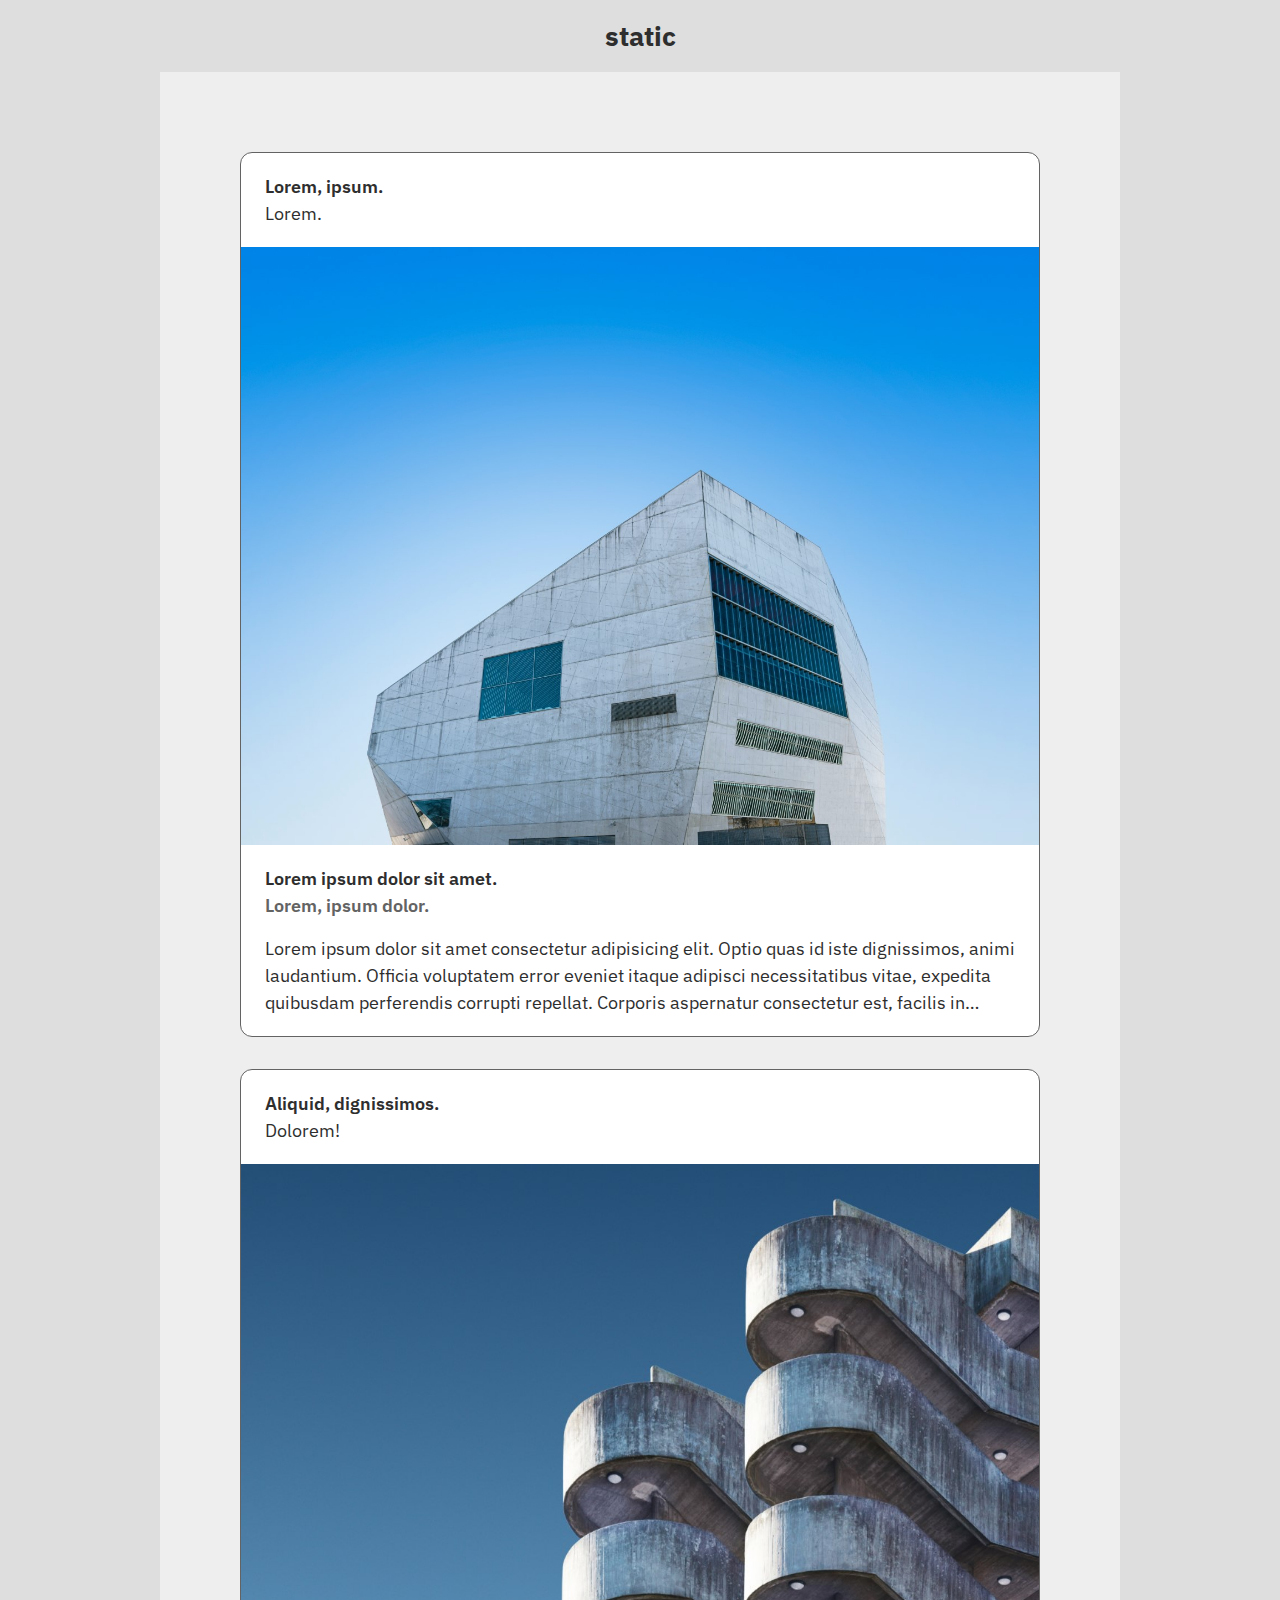
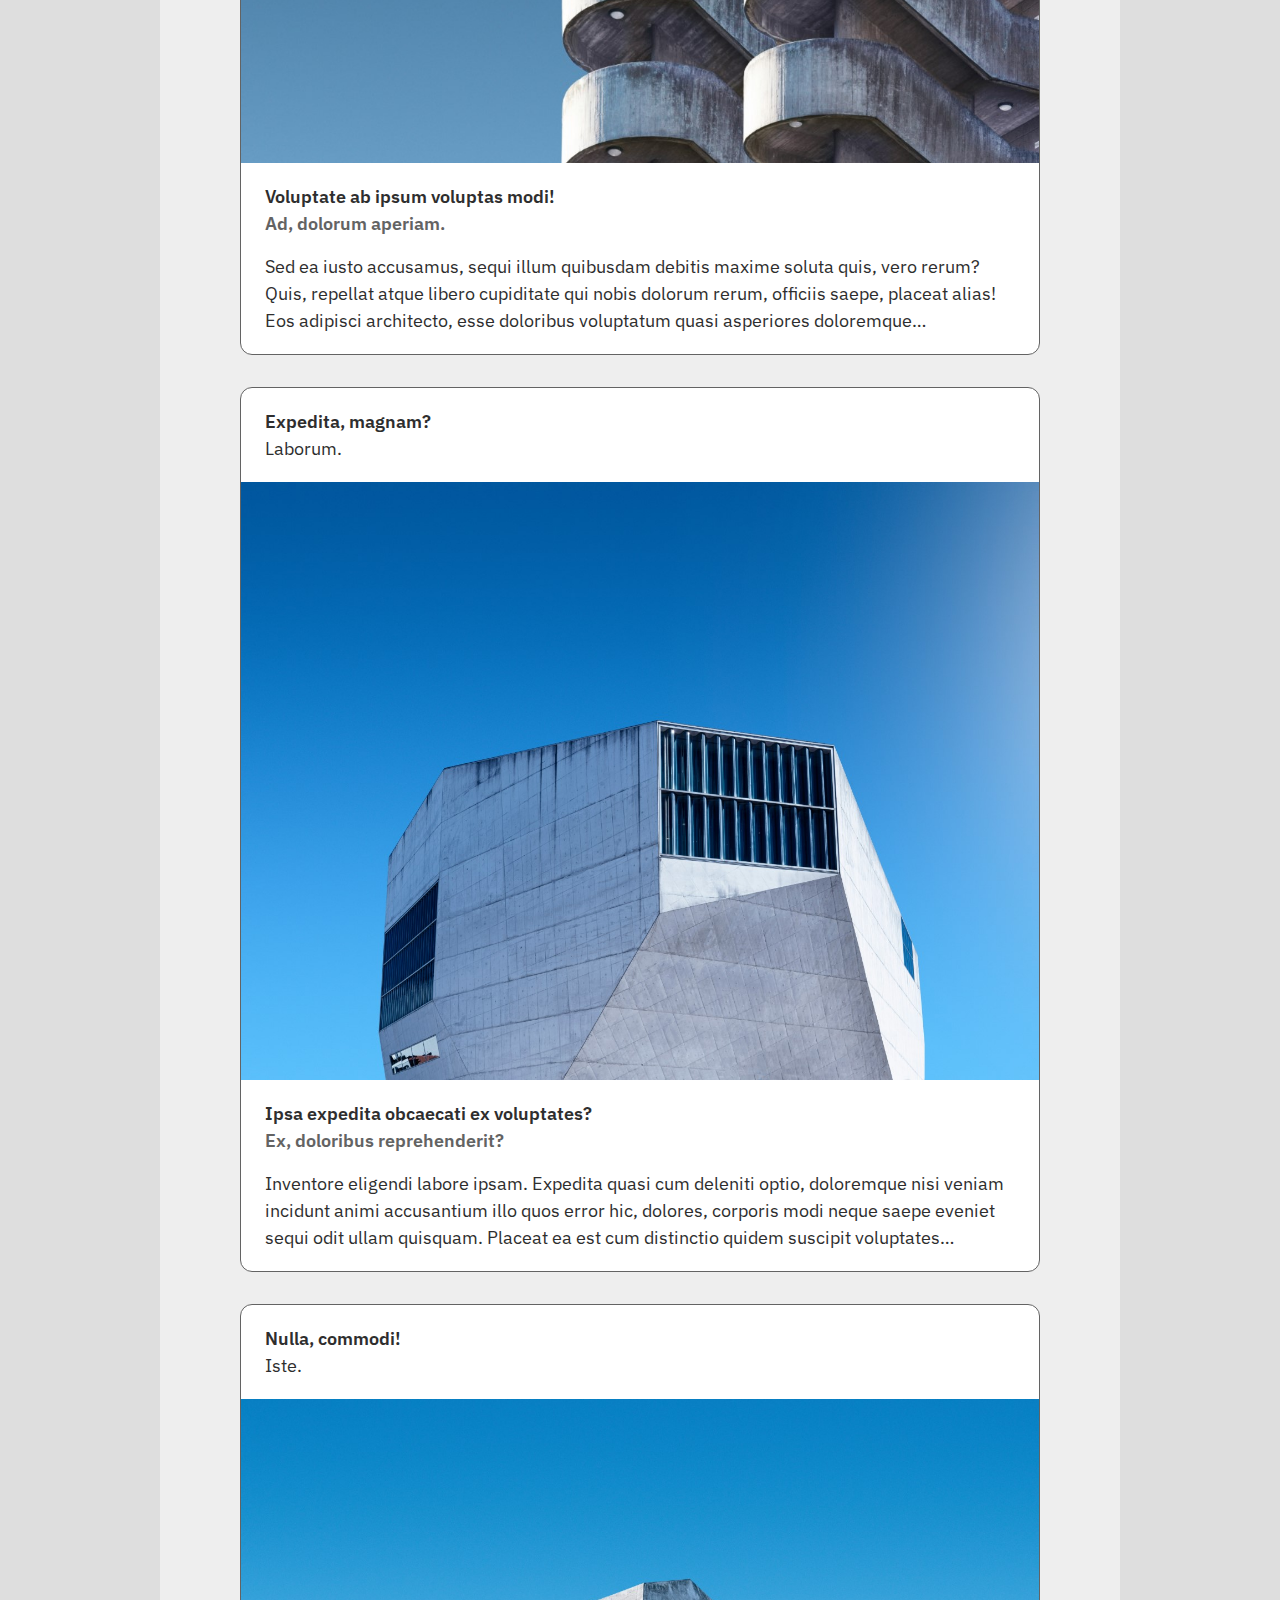
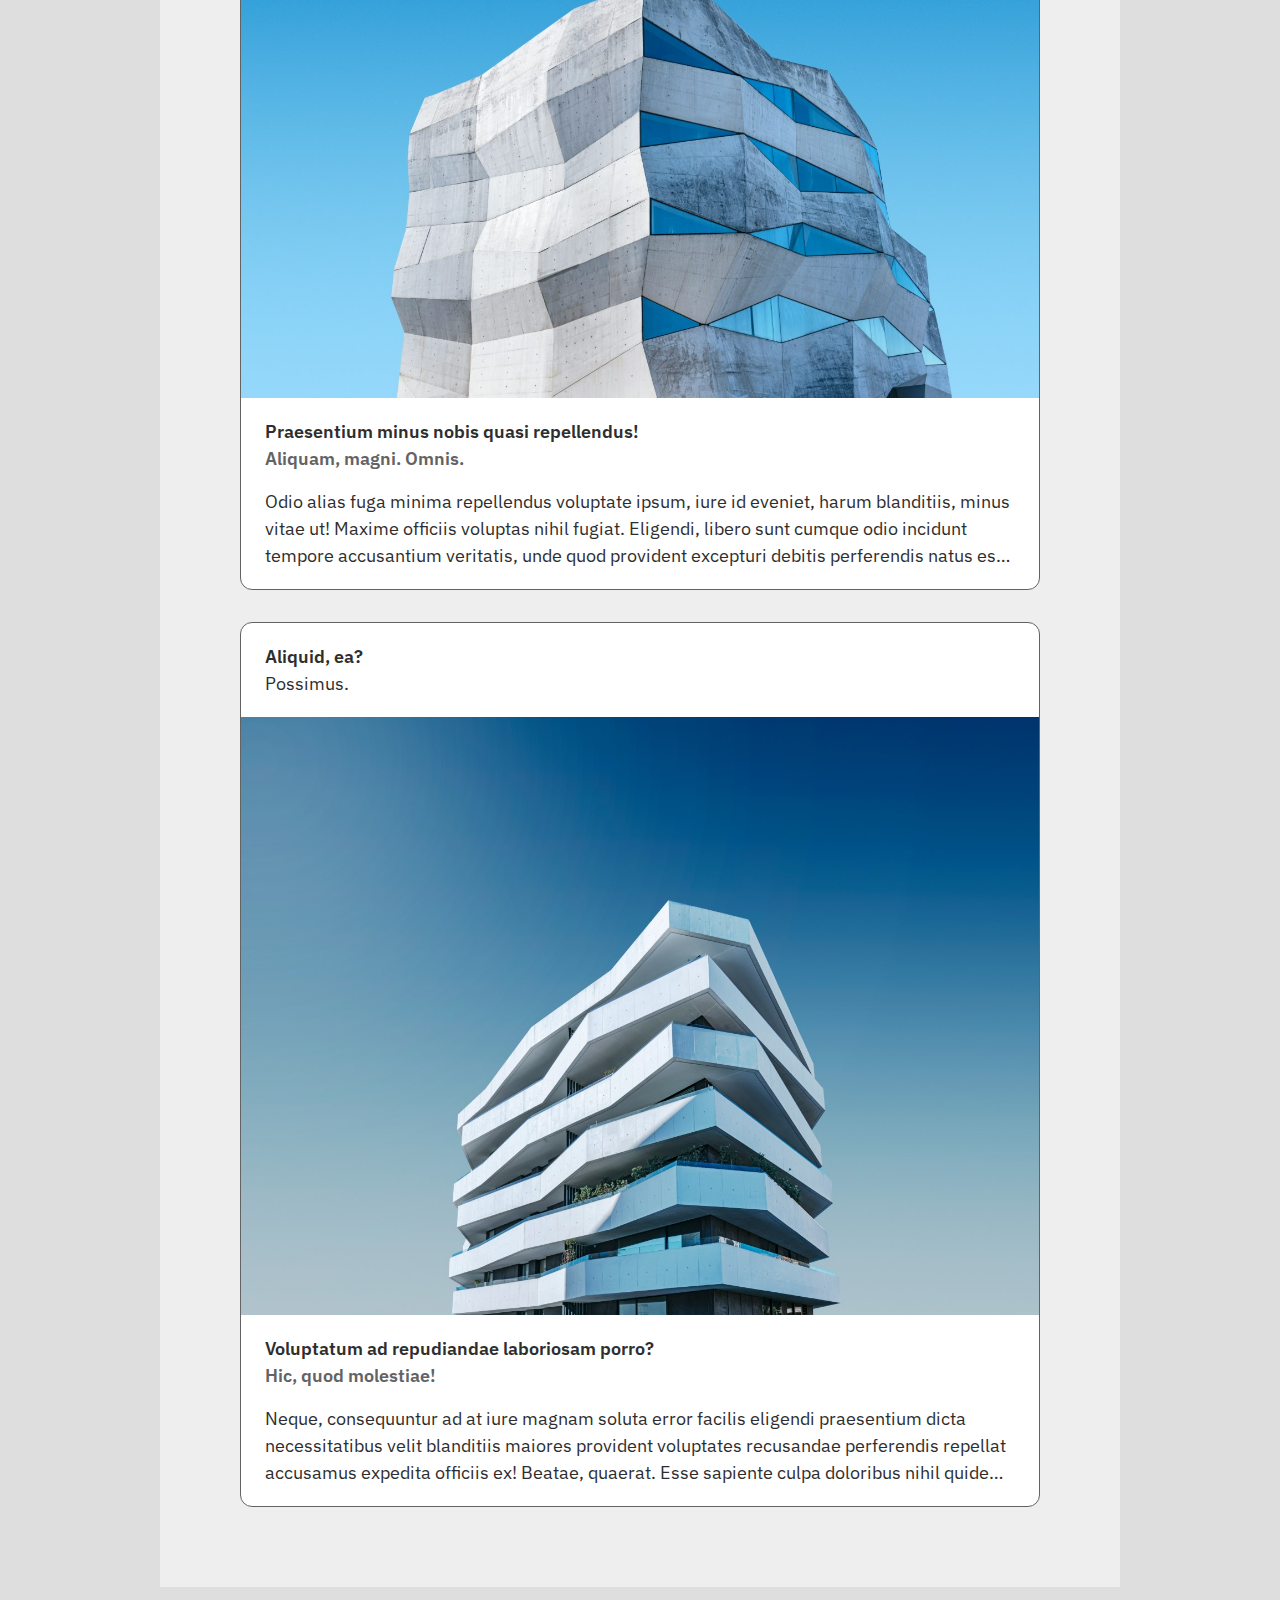
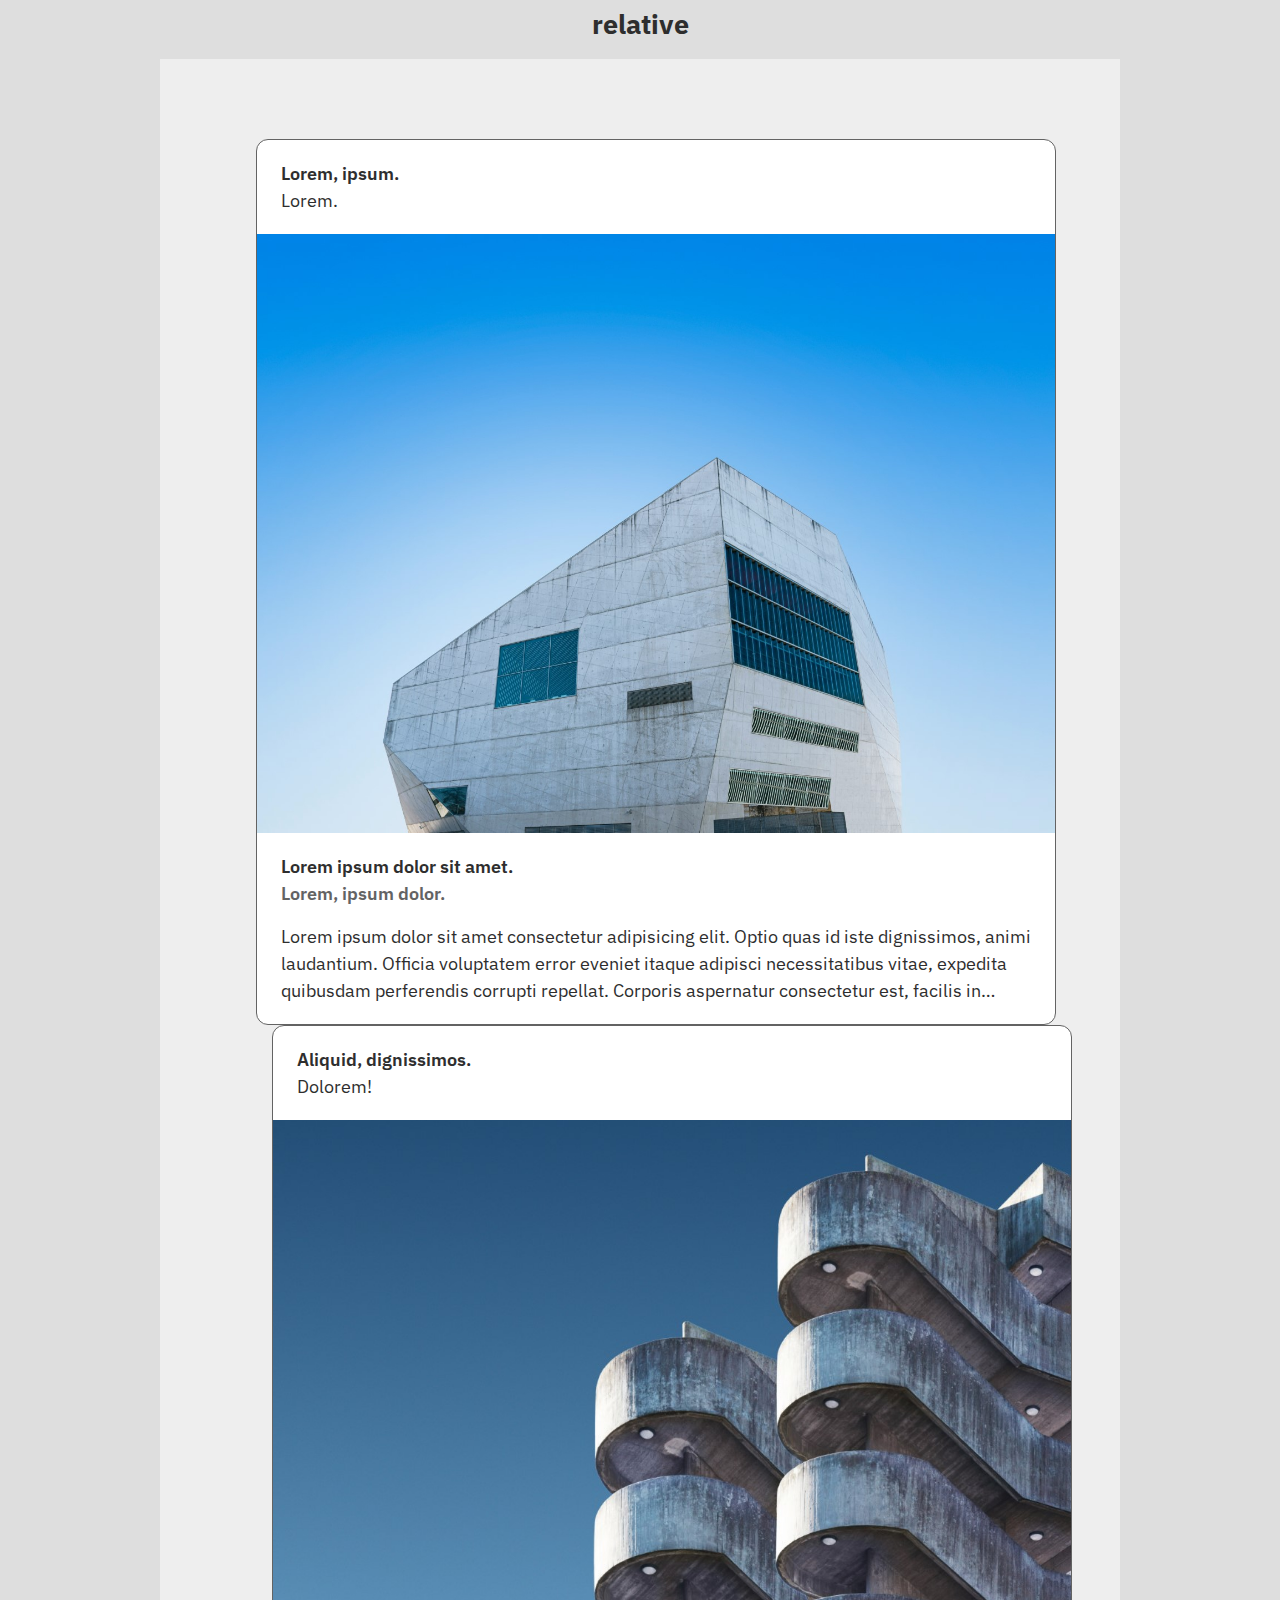
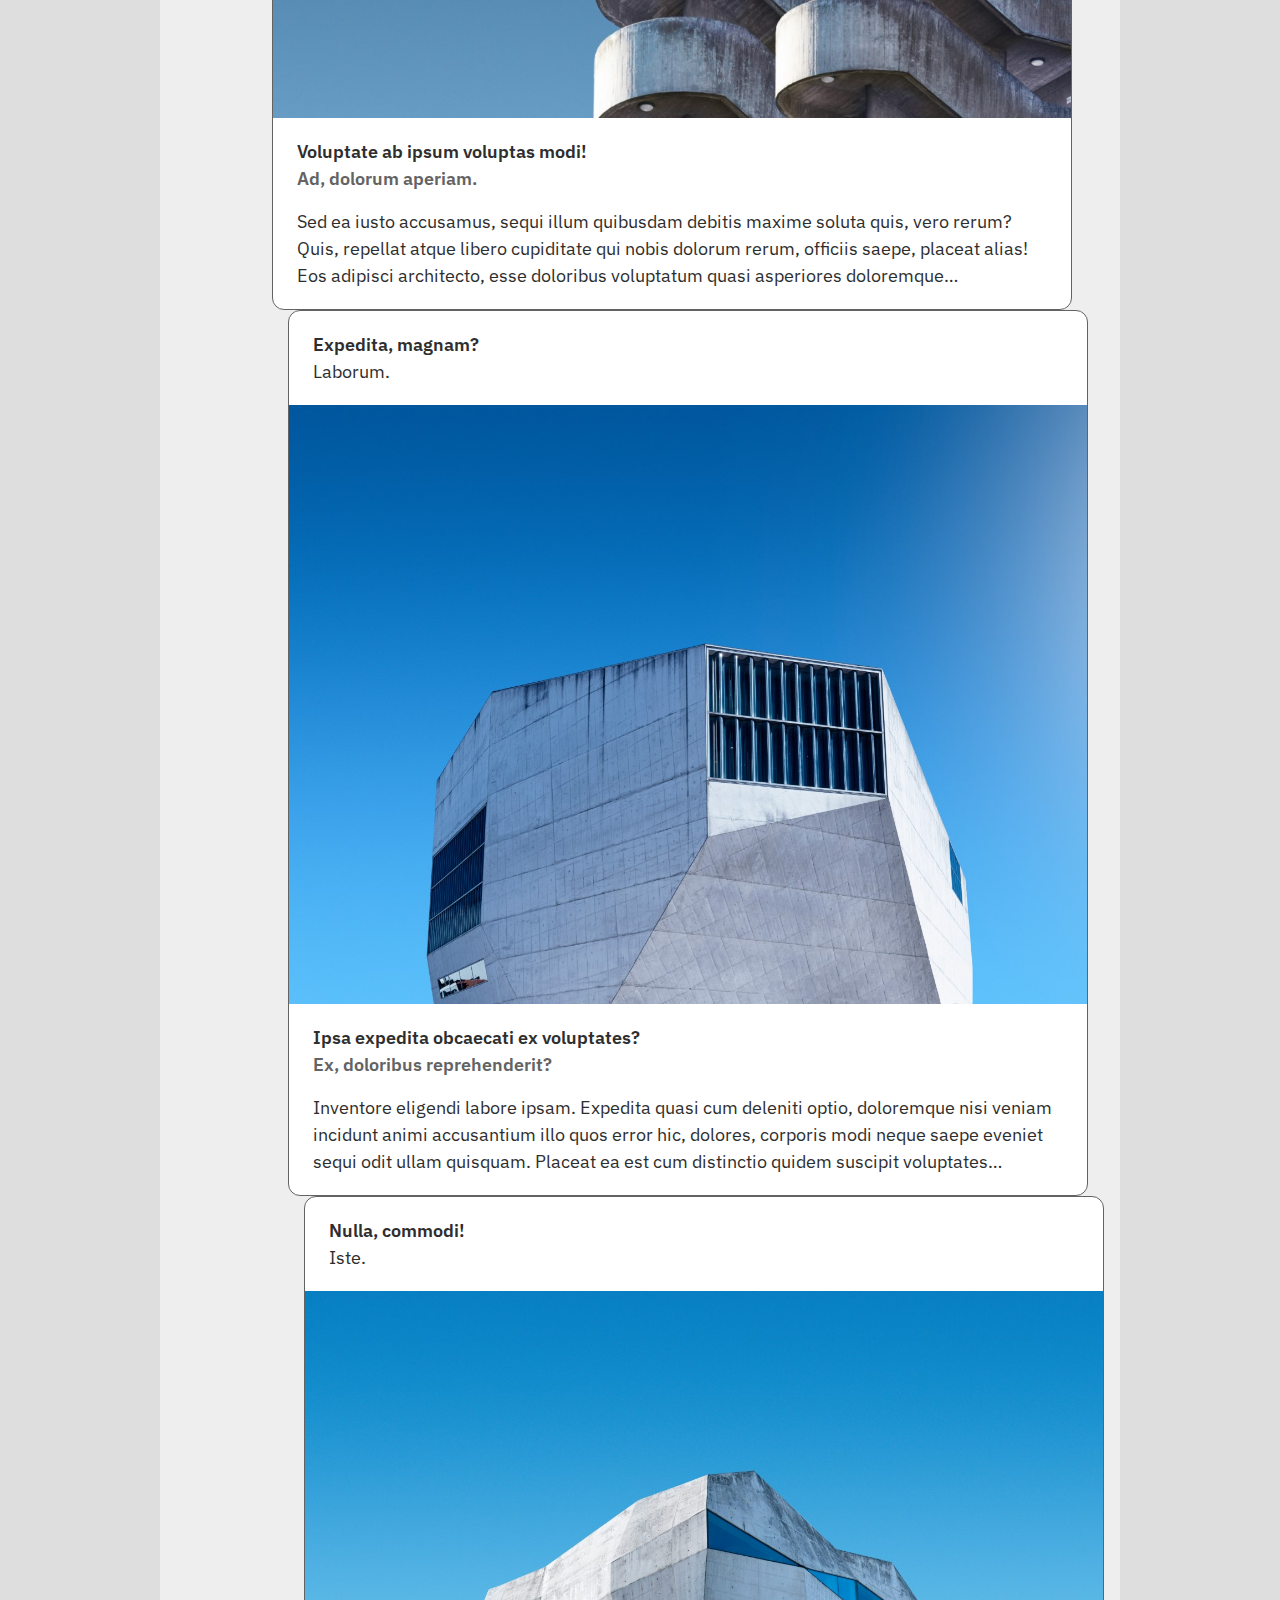
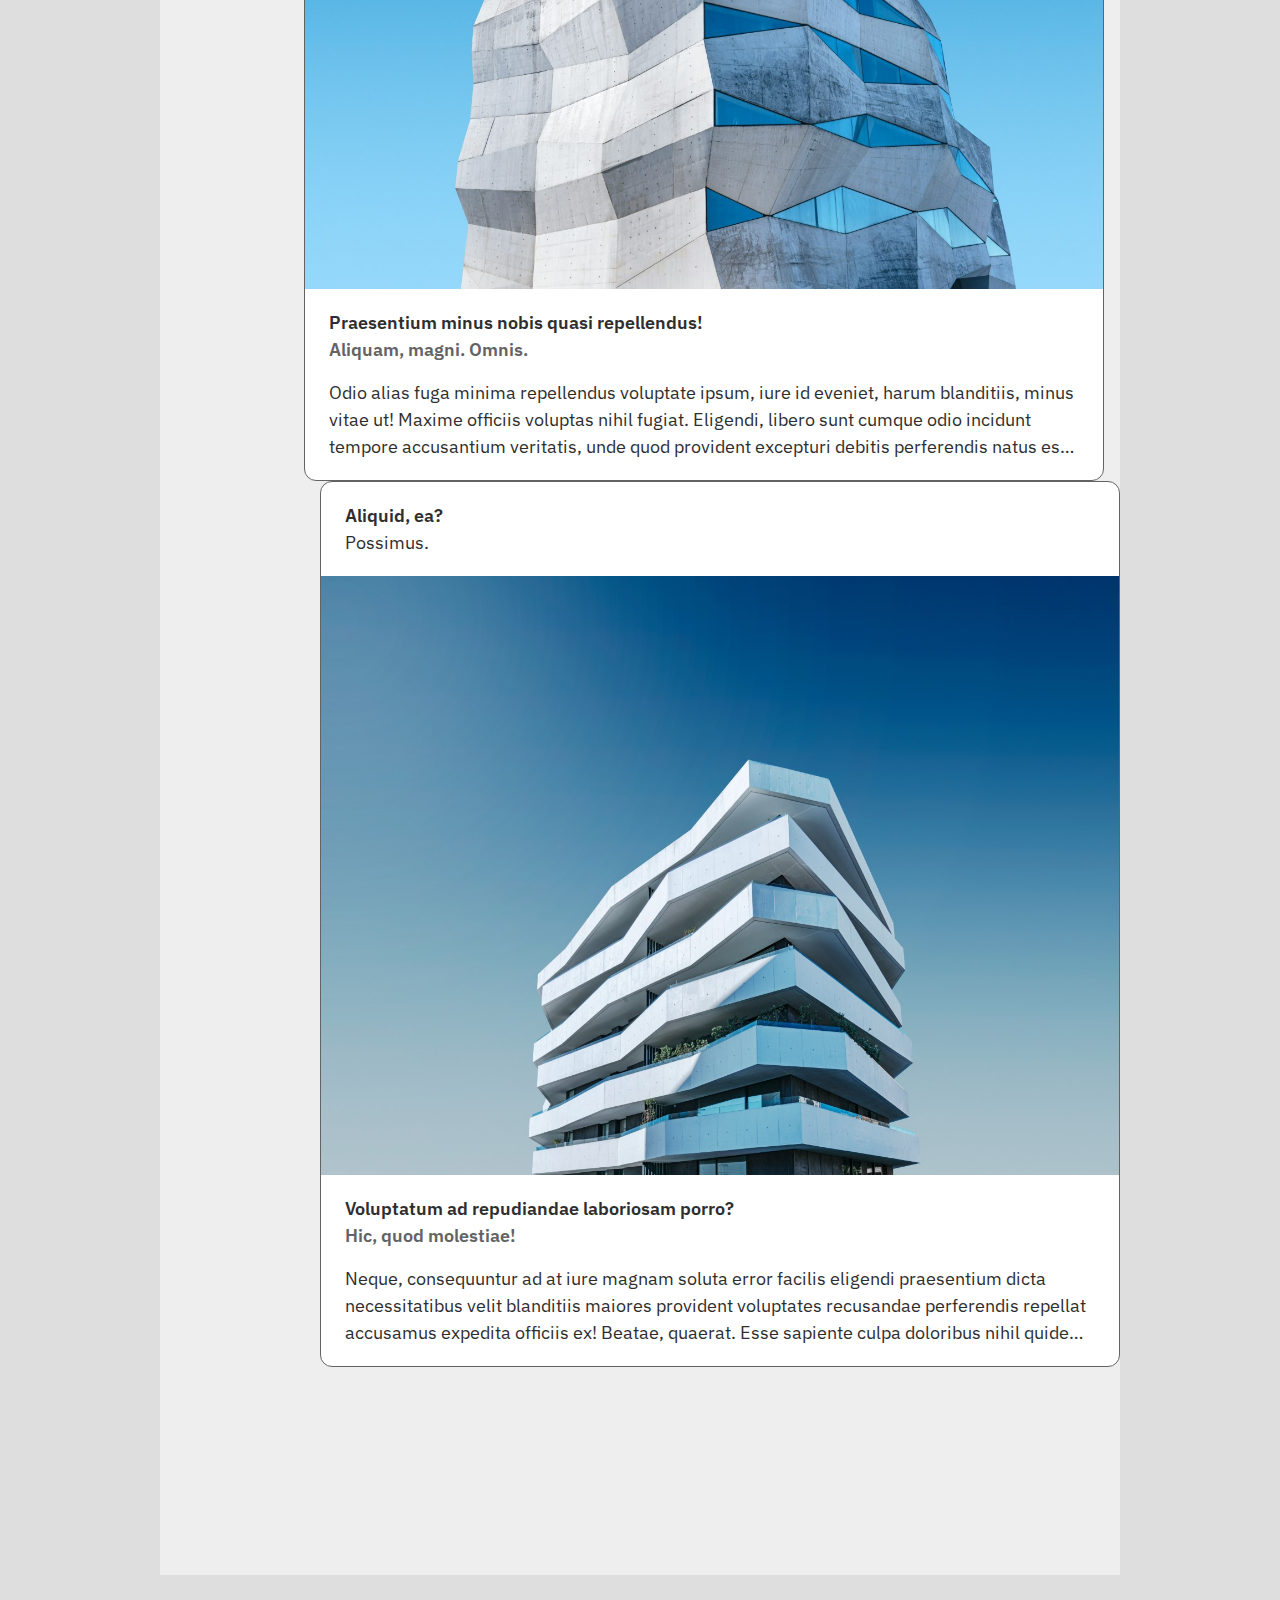
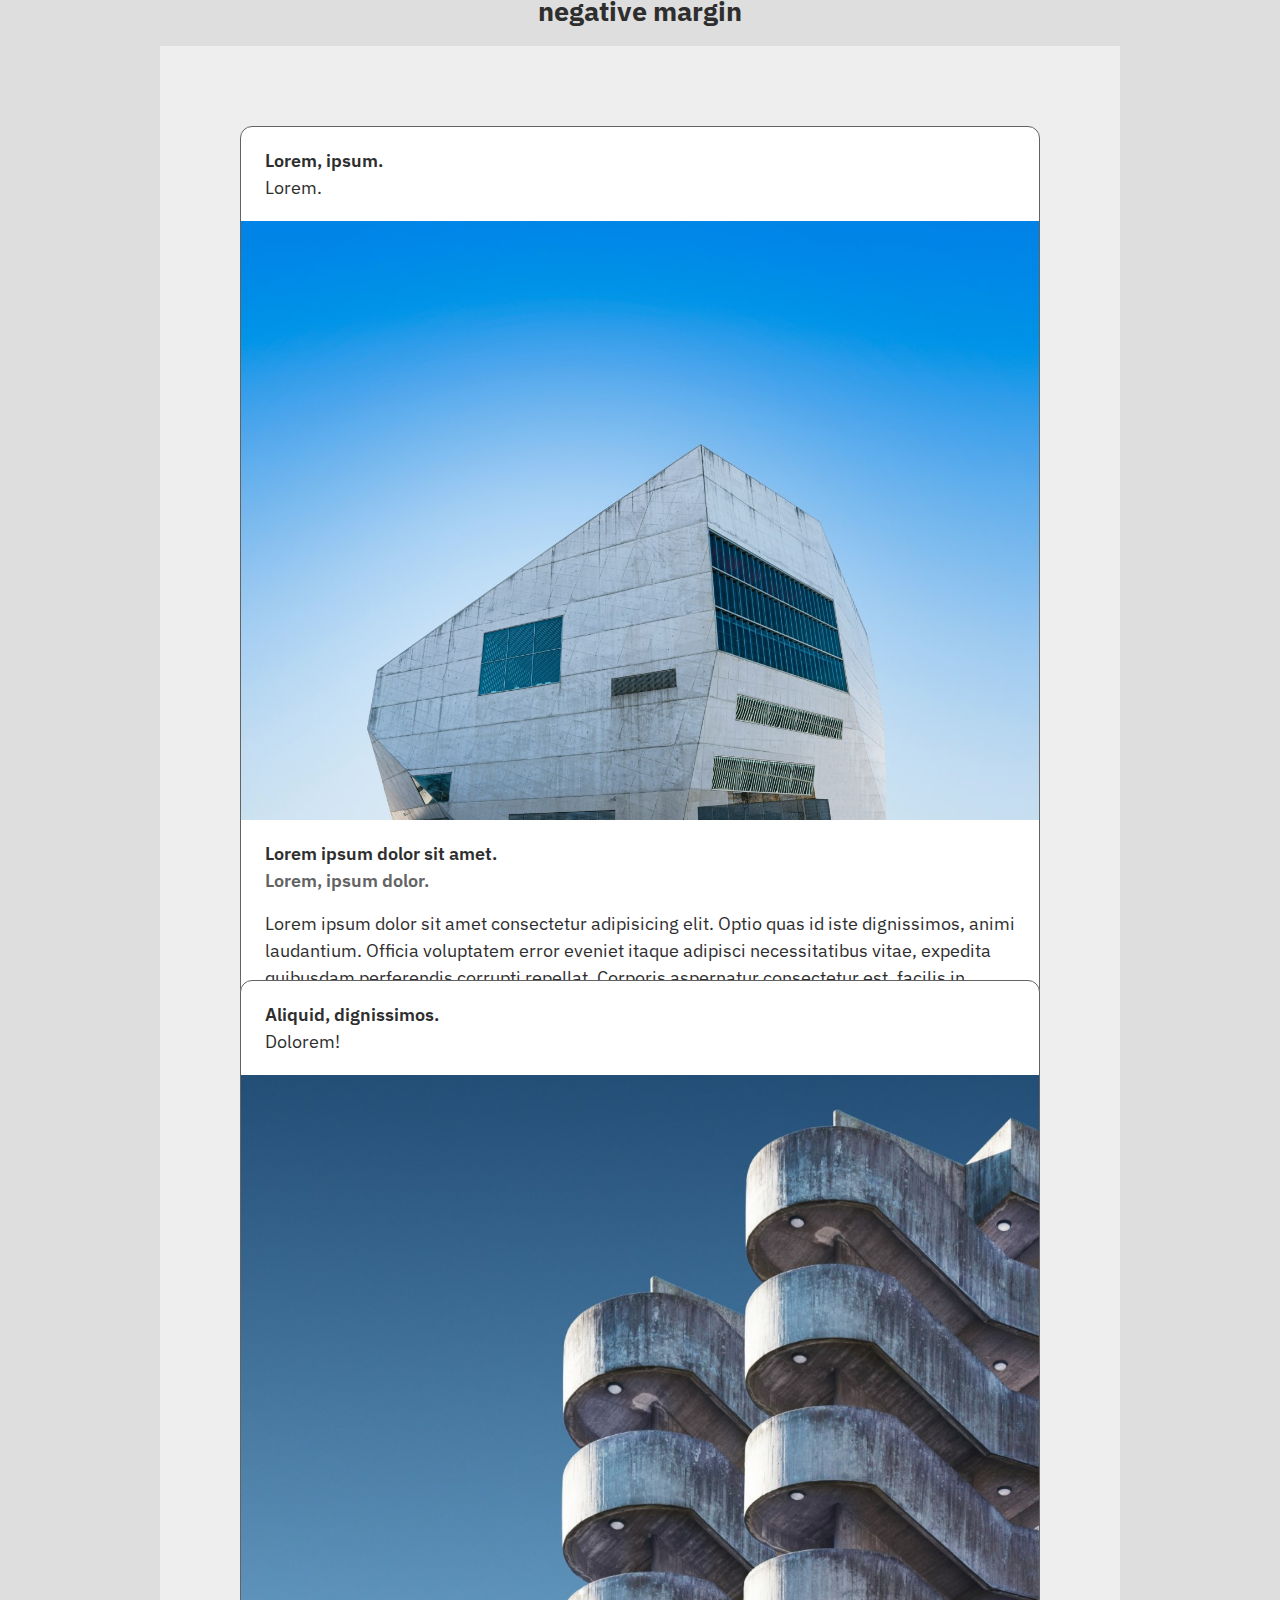
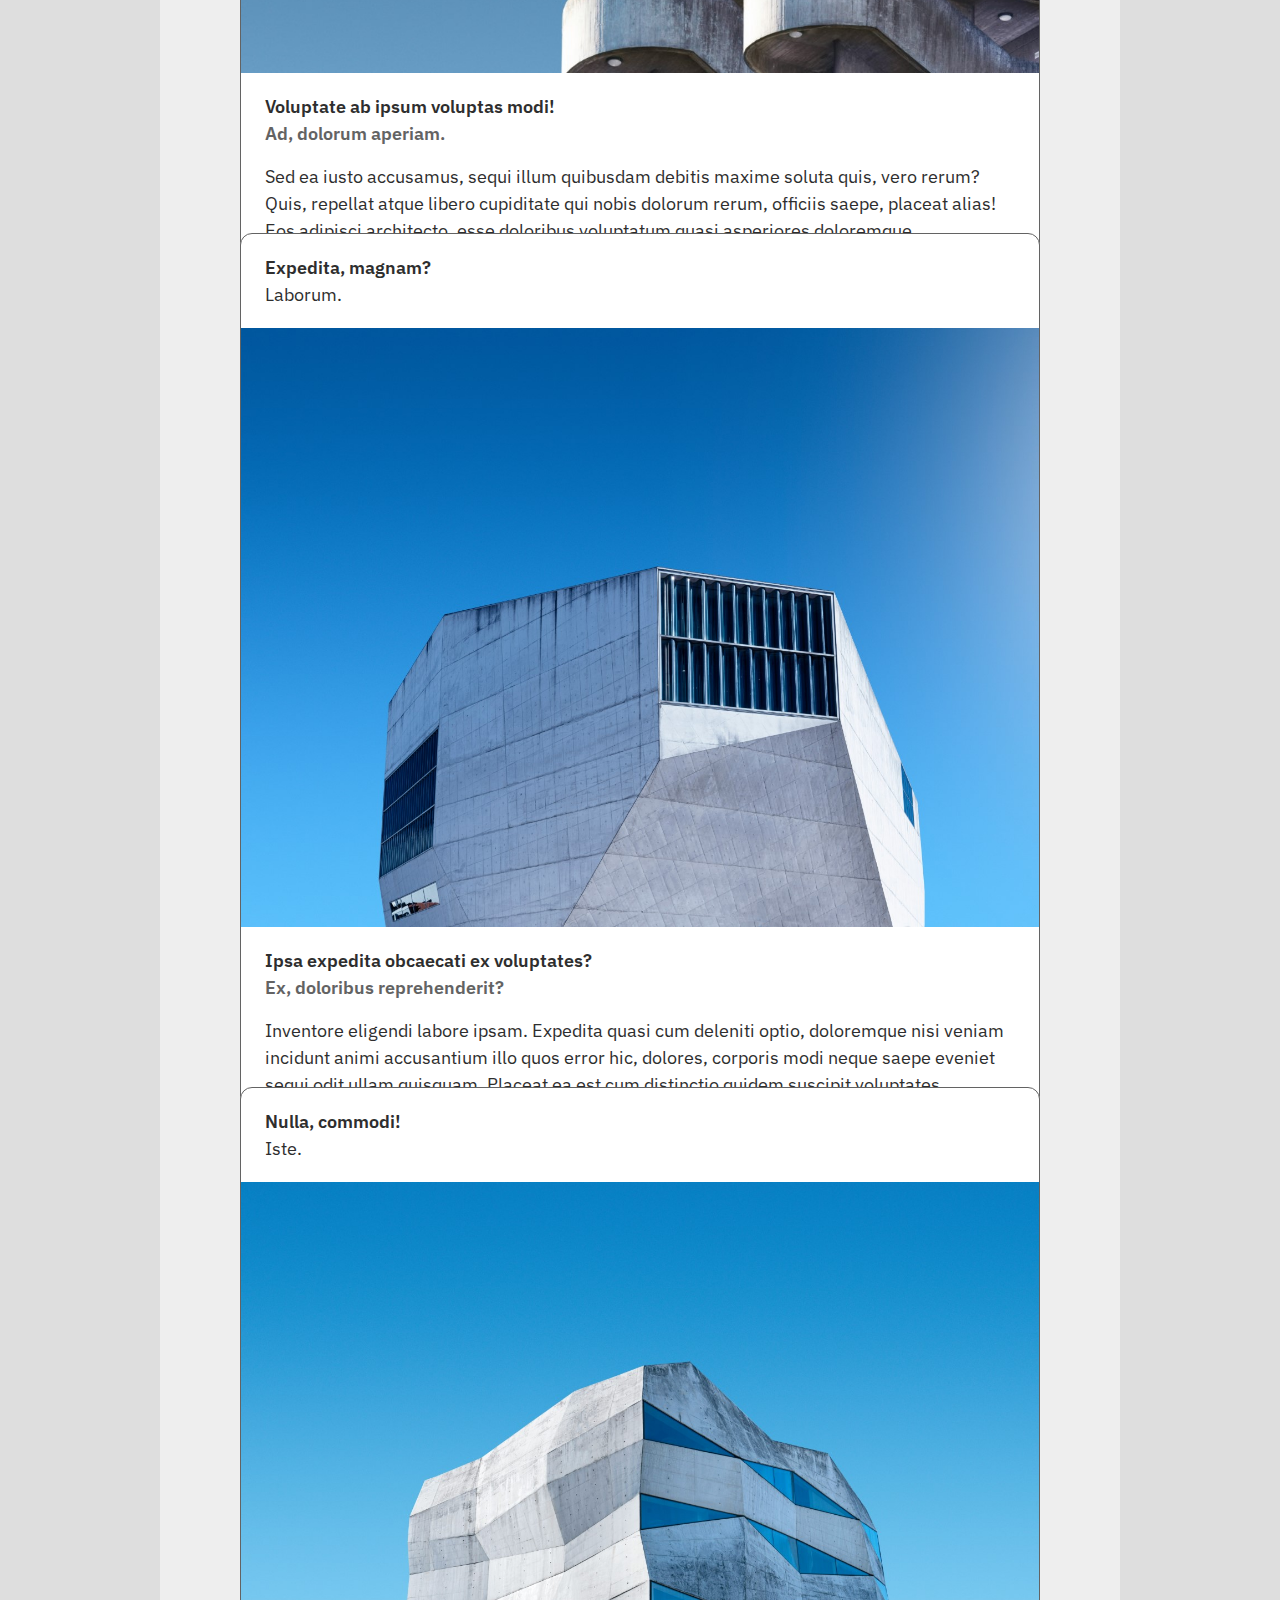
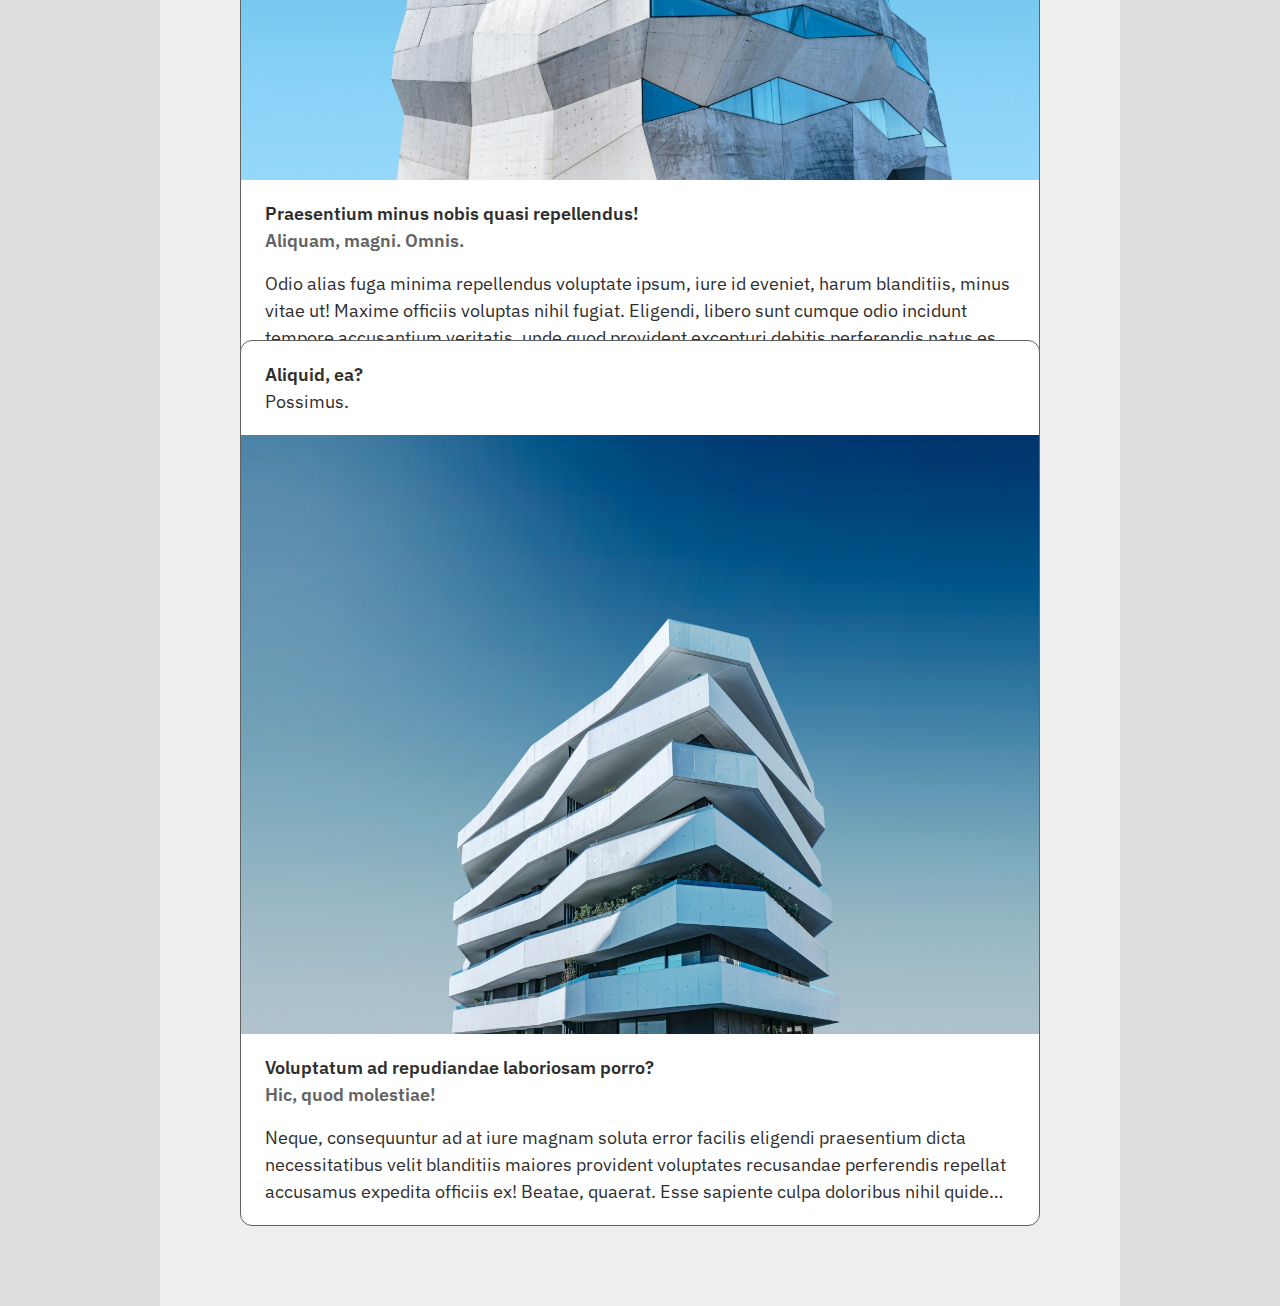
<file: src/w9/index.html>
<!DOCTYPE html>
<html lang="ko">
  <head>
    <meta charset="UTF-8" />
    <meta name="viewport" content="width=device-width, initial-scale=1.0" />
    <title>position relative</title>
    <link rel="stylesheet" href="./style/style.css" />
  </head>
  <body>
    <div class="section">
      <h2>static</h2>
      <div class="container">
        <div class="card">
          <div class="card__top">
            <p class="card__author">Lorem, ipsum.</p>
            <p class="card__author-role">Lorem.</p>
          </div>
          <img
            src="./assets/simone-hutsch-arch (1).jpg"
            alt=""
            class="card__middle"
          />
          <div class="card__bottom">
            <p class="card__title">Lorem ipsum dolor sit amet.</p>
            <p class="card__subtitle">Lorem, ipsum dolor.</p>
            <p class="card__desc">
              Lorem ipsum dolor sit amet consectetur adipisicing elit. Optio
              quas id iste dignissimos, animi laudantium. Officia voluptatem
              error eveniet itaque adipisci necessitatibus vitae, expedita
              quibusdam perferendis corrupti repellat. Corporis aspernatur
              consectetur est, facilis in molestias officiis temporibus quam,
              magnam voluptatum illo ad delectus reprehenderit at, dolore
              perspiciatis aliquam! Totam, iste.
            </p>
          </div>
        </div>
        <div class="card">
          <div class="card__top">
            <p class="card__author">Aliquid, dignissimos.</p>
            <p class="card__author-role">Dolorem!</p>
          </div>
          <img
            src="./assets/simone-hutsch-arch (2).jpg"
            alt=""
            class="card__middle"
          />
          <div class="card__bottom">
            <p class="card__title">Voluptate ab ipsum voluptas modi!</p>
            <p class="card__subtitle">Ad, dolorum aperiam.</p>
            <p class="card__desc">
              Sed ea iusto accusamus, sequi illum quibusdam debitis maxime
              soluta quis, vero rerum? Quis, repellat atque libero cupiditate
              qui nobis dolorum rerum, officiis saepe, placeat alias! Eos
              adipisci architecto, esse doloribus voluptatum quasi asperiores
              doloremque reprehenderit molestiae vero magni alias at vitae
              quidem qui dolorem exercitationem officia ut quaerat possimus.
            </p>
          </div>
        </div>
        <div class="card">
          <div class="card__top">
            <p class="card__author">Expedita, magnam?</p>
            <p class="card__author-role">Laborum.</p>
          </div>
          <img
            src="./assets/simone-hutsch-arch (3).jpg"
            alt=""
            class="card__middle"
          />
          <div class="card__bottom">
            <p class="card__title">Ipsa expedita obcaecati ex voluptates?</p>
            <p class="card__subtitle">Ex, doloribus reprehenderit?</p>
            <p class="card__desc">
              Inventore eligendi labore ipsam. Expedita quasi cum deleniti
              optio, doloremque nisi veniam incidunt animi accusantium illo quos
              error hic, dolores, corporis modi neque saepe eveniet sequi odit
              ullam quisquam. Placeat ea est cum distinctio quidem suscipit
              voluptates voluptatem quisquam, sunt vero tenetur ex odit quis
              doloribus unde, minus ipsum hic?
            </p>
          </div>
        </div>
        <div class="card">
          <div class="card__top">
            <p class="card__author">Nulla, commodi!</p>
            <p class="card__author-role">Iste.</p>
          </div>
          <img
            src="./assets/simone-hutsch-arch (4).jpg"
            alt=""
            class="card__middle"
          />
          <div class="card__bottom">
            <p class="card__title">
              Praesentium minus nobis quasi repellendus!
            </p>
            <p class="card__subtitle">Aliquam, magni. Omnis.</p>
            <p class="card__desc">
              Odio alias fuga minima repellendus voluptate ipsum, iure id
              eveniet, harum blanditiis, minus vitae ut! Maxime officiis
              voluptas nihil fugiat. Eligendi, libero sunt cumque odio incidunt
              tempore accusantium veritatis, unde quod provident excepturi
              debitis perferendis natus est asperiores sint ipsam eius nemo
              praesentium ipsa atque hic? Aperiam laborum hic illo.
            </p>
          </div>
        </div>
        <div class="card">
          <div class="card__top">
            <p class="card__author">Aliquid, ea?</p>
            <p class="card__author-role">Possimus.</p>
          </div>
          <img
            src="./assets/simone-hutsch-arch (5).jpg"
            alt=""
            class="card__middle"
          />
          <div class="card__bottom">
            <p class="card__title">
              Voluptatum ad repudiandae laboriosam porro?
            </p>
            <p class="card__subtitle">Hic, quod molestiae!</p>
            <p class="card__desc">
              Neque, consequuntur ad at iure magnam soluta error facilis
              eligendi praesentium dicta necessitatibus velit blanditiis maiores
              provident voluptates recusandae perferendis repellat accusamus
              expedita officiis ex! Beatae, quaerat. Esse sapiente culpa
              doloribus nihil quidem fuga reprehenderit corporis porro minus,
              omnis tempore, dolores quod architecto voluptates. Illo architecto
              atque repudiandae esse incidunt!
            </p>
          </div>
        </div>
      </div>
    </div>
    <div class="section section--opt-pos-rel">
      <h2>relative</h2>
      <div class="container">
        <div class="card">
          <div class="card__top">
            <p class="card__author">Lorem, ipsum.</p>
            <p class="card__author-role">Lorem.</p>
          </div>
          <img
            src="./assets/simone-hutsch-arch (1).jpg"
            alt=""
            class="card__middle"
          />
          <div class="card__bottom">
            <p class="card__title">Lorem ipsum dolor sit amet.</p>
            <p class="card__subtitle">Lorem, ipsum dolor.</p>
            <p class="card__desc">
              Lorem ipsum dolor sit amet consectetur adipisicing elit. Optio
              quas id iste dignissimos, animi laudantium. Officia voluptatem
              error eveniet itaque adipisci necessitatibus vitae, expedita
              quibusdam perferendis corrupti repellat. Corporis aspernatur
              consectetur est, facilis in molestias officiis temporibus quam,
              magnam voluptatum illo ad delectus reprehenderit at, dolore
              perspiciatis aliquam! Totam, iste.
            </p>
          </div>
        </div>
        <div class="card">
          <div class="card__top">
            <p class="card__author">Aliquid, dignissimos.</p>
            <p class="card__author-role">Dolorem!</p>
          </div>
          <img
            src="./assets/simone-hutsch-arch (2).jpg"
            alt=""
            class="card__middle"
          />
          <div class="card__bottom">
            <p class="card__title">Voluptate ab ipsum voluptas modi!</p>
            <p class="card__subtitle">Ad, dolorum aperiam.</p>
            <p class="card__desc">
              Sed ea iusto accusamus, sequi illum quibusdam debitis maxime
              soluta quis, vero rerum? Quis, repellat atque libero cupiditate
              qui nobis dolorum rerum, officiis saepe, placeat alias! Eos
              adipisci architecto, esse doloribus voluptatum quasi asperiores
              doloremque reprehenderit molestiae vero magni alias at vitae
              quidem qui dolorem exercitationem officia ut quaerat possimus.
            </p>
          </div>
        </div>
        <div class="card">
          <div class="card__top">
            <p class="card__author">Expedita, magnam?</p>
            <p class="card__author-role">Laborum.</p>
          </div>
          <img
            src="./assets/simone-hutsch-arch (3).jpg"
            alt=""
            class="card__middle"
          />
          <div class="card__bottom">
            <p class="card__title">Ipsa expedita obcaecati ex voluptates?</p>
            <p class="card__subtitle">Ex, doloribus reprehenderit?</p>
            <p class="card__desc">
              Inventore eligendi labore ipsam. Expedita quasi cum deleniti
              optio, doloremque nisi veniam incidunt animi accusantium illo quos
              error hic, dolores, corporis modi neque saepe eveniet sequi odit
              ullam quisquam. Placeat ea est cum distinctio quidem suscipit
              voluptates voluptatem quisquam, sunt vero tenetur ex odit quis
              doloribus unde, minus ipsum hic?
            </p>
          </div>
        </div>
        <div class="card">
          <div class="card__top">
            <p class="card__author">Nulla, commodi!</p>
            <p class="card__author-role">Iste.</p>
          </div>
          <img
            src="./assets/simone-hutsch-arch (4).jpg"
            alt=""
            class="card__middle"
          />
          <div class="card__bottom">
            <p class="card__title">
              Praesentium minus nobis quasi repellendus!
            </p>
            <p class="card__subtitle">Aliquam, magni. Omnis.</p>
            <p class="card__desc">
              Odio alias fuga minima repellendus voluptate ipsum, iure id
              eveniet, harum blanditiis, minus vitae ut! Maxime officiis
              voluptas nihil fugiat. Eligendi, libero sunt cumque odio incidunt
              tempore accusantium veritatis, unde quod provident excepturi
              debitis perferendis natus est asperiores sint ipsam eius nemo
              praesentium ipsa atque hic? Aperiam laborum hic illo.
            </p>
          </div>
        </div>
        <div class="card">
          <div class="card__top">
            <p class="card__author">Aliquid, ea?</p>
            <p class="card__author-role">Possimus.</p>
          </div>
          <img
            src="./assets/simone-hutsch-arch (5).jpg"
            alt=""
            class="card__middle"
          />
          <div class="card__bottom">
            <p class="card__title">
              Voluptatum ad repudiandae laboriosam porro?
            </p>
            <p class="card__subtitle">Hic, quod molestiae!</p>
            <p class="card__desc">
              Neque, consequuntur ad at iure magnam soluta error facilis
              eligendi praesentium dicta necessitatibus velit blanditiis maiores
              provident voluptates recusandae perferendis repellat accusamus
              expedita officiis ex! Beatae, quaerat. Esse sapiente culpa
              doloribus nihil quidem fuga reprehenderit corporis porro minus,
              omnis tempore, dolores quod architecto voluptates. Illo architecto
              atque repudiandae esse incidunt!
            </p>
          </div>
        </div>
      </div>
    </div>
    <div class="section section--opt-margin-negative">
      <h2>negative margin</h2>
      <div class="container">
        <div class="card">
          <div class="card__top">
            <p class="card__author">Lorem, ipsum.</p>
            <p class="card__author-role">Lorem.</p>
          </div>
          <img
            src="./assets/simone-hutsch-arch (1).jpg"
            alt=""
            class="card__middle"
          />
          <div class="card__bottom">
            <p class="card__title">Lorem ipsum dolor sit amet.</p>
            <p class="card__subtitle">Lorem, ipsum dolor.</p>
            <p class="card__desc">
              Lorem ipsum dolor sit amet consectetur adipisicing elit. Optio
              quas id iste dignissimos, animi laudantium. Officia voluptatem
              error eveniet itaque adipisci necessitatibus vitae, expedita
              quibusdam perferendis corrupti repellat. Corporis aspernatur
              consectetur est, facilis in molestias officiis temporibus quam,
              magnam voluptatum illo ad delectus reprehenderit at, dolore
              perspiciatis aliquam! Totam, iste.
            </p>
          </div>
        </div>
        <div class="card">
          <div class="card__top">
            <p class="card__author">Aliquid, dignissimos.</p>
            <p class="card__author-role">Dolorem!</p>
          </div>
          <img
            src="./assets/simone-hutsch-arch (2).jpg"
            alt=""
            class="card__middle"
          />
          <div class="card__bottom">
            <p class="card__title">Voluptate ab ipsum voluptas modi!</p>
            <p class="card__subtitle">Ad, dolorum aperiam.</p>
            <p class="card__desc">
              Sed ea iusto accusamus, sequi illum quibusdam debitis maxime
              soluta quis, vero rerum? Quis, repellat atque libero cupiditate
              qui nobis dolorum rerum, officiis saepe, placeat alias! Eos
              adipisci architecto, esse doloribus voluptatum quasi asperiores
              doloremque reprehenderit molestiae vero magni alias at vitae
              quidem qui dolorem exercitationem officia ut quaerat possimus.
            </p>
          </div>
        </div>
        <div class="card">
          <div class="card__top">
            <p class="card__author">Expedita, magnam?</p>
            <p class="card__author-role">Laborum.</p>
          </div>
          <img
            src="./assets/simone-hutsch-arch (3).jpg"
            alt=""
            class="card__middle"
          />
          <div class="card__bottom">
            <p class="card__title">Ipsa expedita obcaecati ex voluptates?</p>
            <p class="card__subtitle">Ex, doloribus reprehenderit?</p>
            <p class="card__desc">
              Inventore eligendi labore ipsam. Expedita quasi cum deleniti
              optio, doloremque nisi veniam incidunt animi accusantium illo quos
              error hic, dolores, corporis modi neque saepe eveniet sequi odit
              ullam quisquam. Placeat ea est cum distinctio quidem suscipit
              voluptates voluptatem quisquam, sunt vero tenetur ex odit quis
              doloribus unde, minus ipsum hic?
            </p>
          </div>
        </div>
        <div class="card">
          <div class="card__top">
            <p class="card__author">Nulla, commodi!</p>
            <p class="card__author-role">Iste.</p>
          </div>
          <img
            src="./assets/simone-hutsch-arch (4).jpg"
            alt=""
            class="card__middle"
          />
          <div class="card__bottom">
            <p class="card__title">
              Praesentium minus nobis quasi repellendus!
            </p>
            <p class="card__subtitle">Aliquam, magni. Omnis.</p>
            <p class="card__desc">
              Odio alias fuga minima repellendus voluptate ipsum, iure id
              eveniet, harum blanditiis, minus vitae ut! Maxime officiis
              voluptas nihil fugiat. Eligendi, libero sunt cumque odio incidunt
              tempore accusantium veritatis, unde quod provident excepturi
              debitis perferendis natus est asperiores sint ipsam eius nemo
              praesentium ipsa atque hic? Aperiam laborum hic illo.
            </p>
          </div>
        </div>
        <div class="card">
          <div class="card__top">
            <p class="card__author">Aliquid, ea?</p>
            <p class="card__author-role">Possimus.</p>
          </div>
          <img
            src="./assets/simone-hutsch-arch (5).jpg"
            alt=""
            class="card__middle"
          />
          <div class="card__bottom">
            <p class="card__title">
              Voluptatum ad repudiandae laboriosam porro?
            </p>
            <p class="card__subtitle">Hic, quod molestiae!</p>
            <p class="card__desc">
              Neque, consequuntur ad at iure magnam soluta error facilis
              eligendi praesentium dicta necessitatibus velit blanditiis maiores
              provident voluptates recusandae perferendis repellat accusamus
              expedita officiis ex! Beatae, quaerat. Esse sapiente culpa
              doloribus nihil quidem fuga reprehenderit corporis porro minus,
              omnis tempore, dolores quod architecto voluptates. Illo architecto
              atque repudiandae esse incidunt!
            </p>
          </div>
        </div>
      </div>
    </div>
  </body>
</html>
</file>
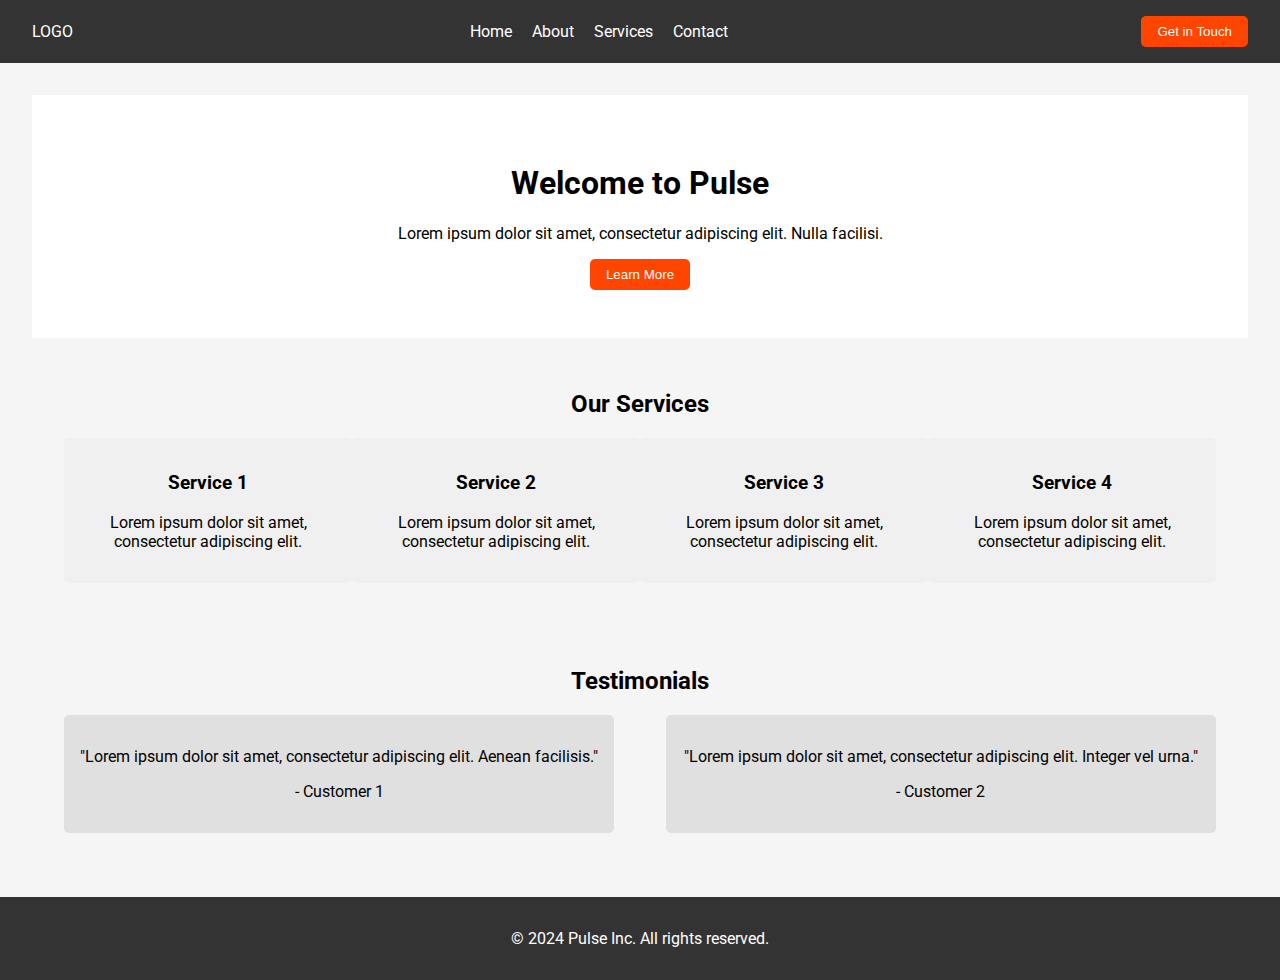
<file: src/w7/w7homework/index.html>
<!DOCTYPE html>
<html lang="en">
  <head>
    <meta charset="UTF-8" />
    <title>Pulse Project</title>
    <link rel="stylesheet" href="style.css" />
    <!-- 구글 폰트 사용 -->
    <link
      href="https://fonts.googleapis.com/css2?family=Roboto:wght@400;700&display=swap"
      rel="stylesheet"
    />
  </head>
  <body>
    <header class="header">
      <div class="logo">LOGO</div>
      <nav class="nav">
        <a href="#">Home</a>
        <a href="#">About</a>
        <a href="#">Services</a>
        <a href="#">Contact</a>
      </nav>
      <button class="cta-button">Get in Touch</button>
    </header>

    <main class="main">
      <section class="hero">
        <h1>Welcome to Pulse</h1>
        <p>
          Lorem ipsum dolor sit amet, consectetur adipiscing elit. Nulla
          facilisi.
        </p>
        <button class="cta-button">Learn More</button>
      </section>

      <section class="services">
        <h2>Our Services</h2>
        <div class="service-grid">
          <div class="service">
            <h3>Service 1</h3>
            <p>Lorem ipsum dolor sit amet, consectetur adipiscing elit.</p>
          </div>
          <div class="service">
            <h3>Service 2</h3>
            <p>Lorem ipsum dolor sit amet, consectetur adipiscing elit.</p>
          </div>
          <div class="service">
            <h3>Service 3</h3>
            <p>Lorem ipsum dolor sit amet, consectetur adipiscing elit.</p>
          </div>
          <div class="service">
            <h3>Service 4</h3>
            <p>Lorem ipsum dolor sit amet, consectetur adipiscing elit.</p>
          </div>
        </div>
      </section>

      <section class="testimonials">
        <h2>Testimonials</h2>
        <div class="testimonial-grid">
          <div class="testimonial">
            <p>
              "Lorem ipsum dolor sit amet, consectetur adipiscing elit. Aenean
              facilisis."
            </p>
            <p>- Customer 1</p>
          </div>
          <div class="testimonial">
            <p>
              "Lorem ipsum dolor sit amet, consectetur adipiscing elit. Integer
              vel urna."
            </p>
            <p>- Customer 2</p>
          </div>
        </div>
      </section>
    </main>

    <footer class="footer">
      <p>&copy; 2024 Pulse Inc. All rights reserved.</p>
    </footer>
  </body>
</html>
</file>
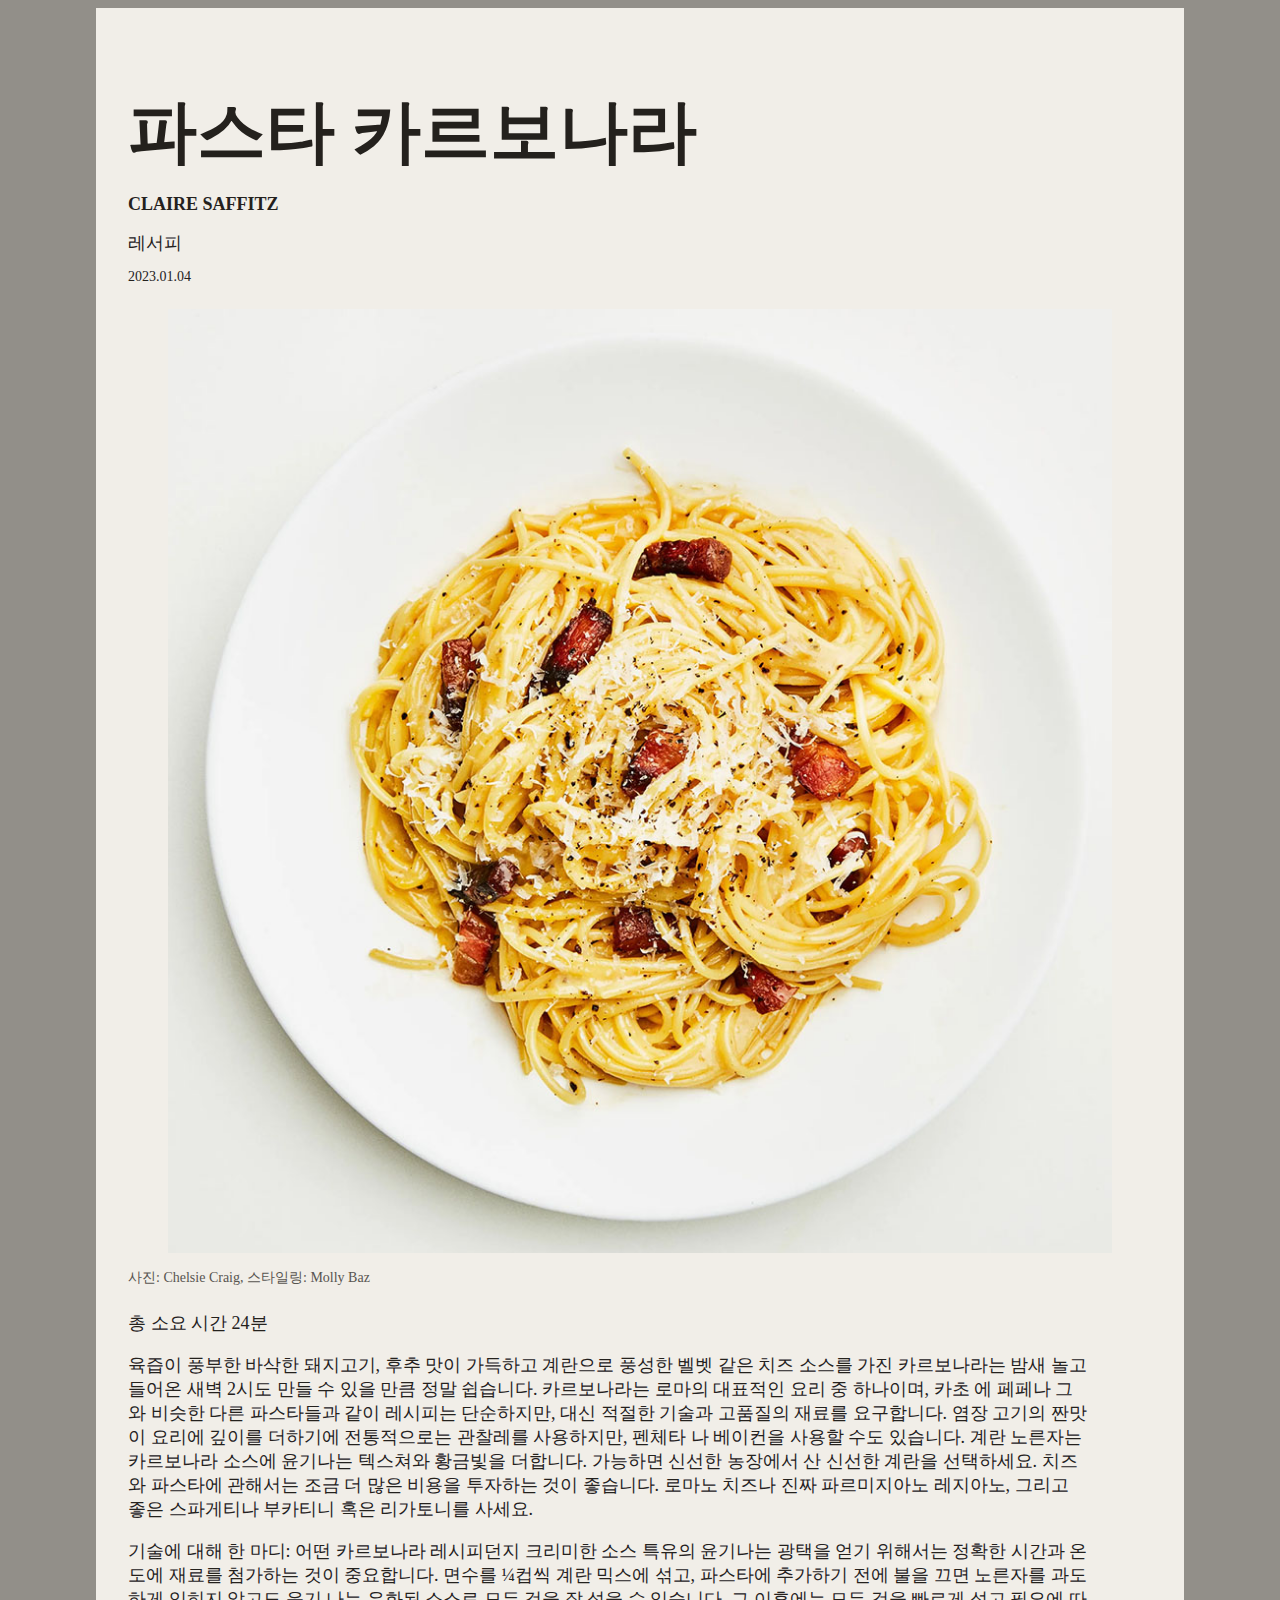
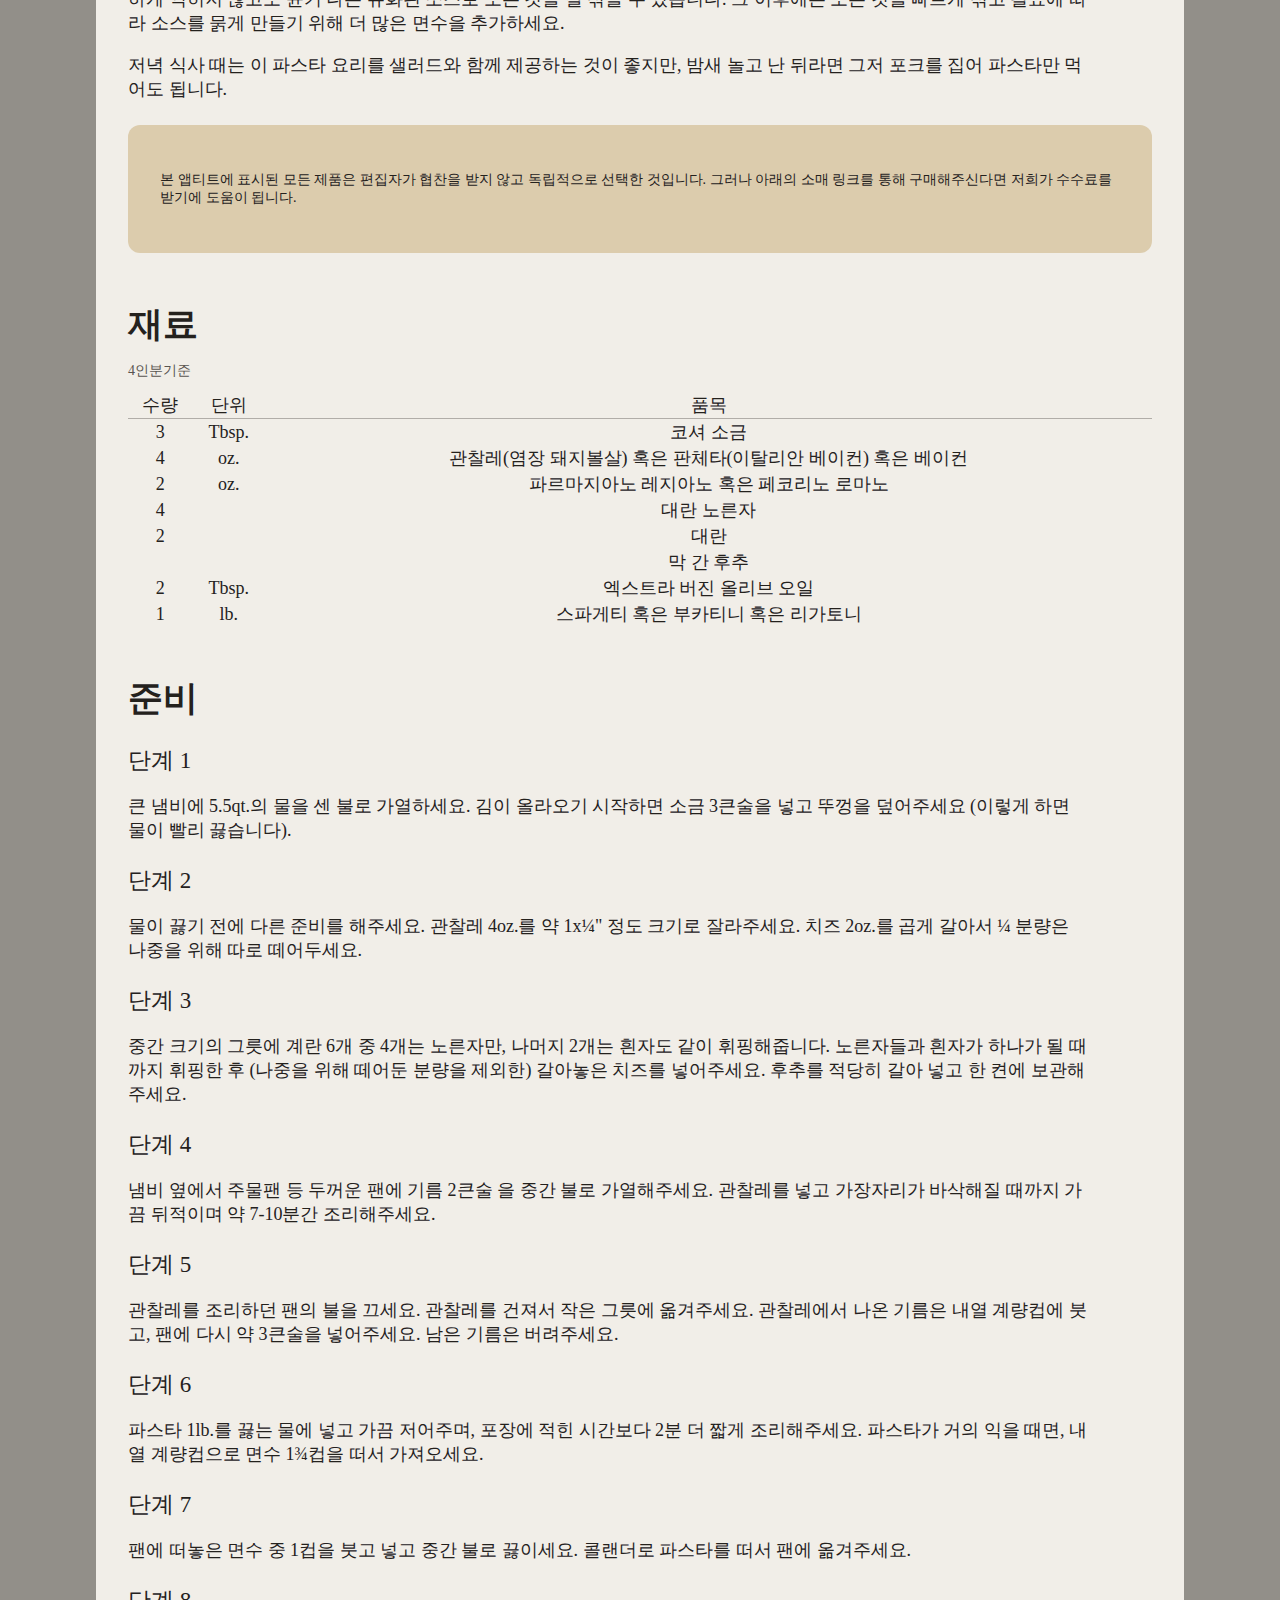
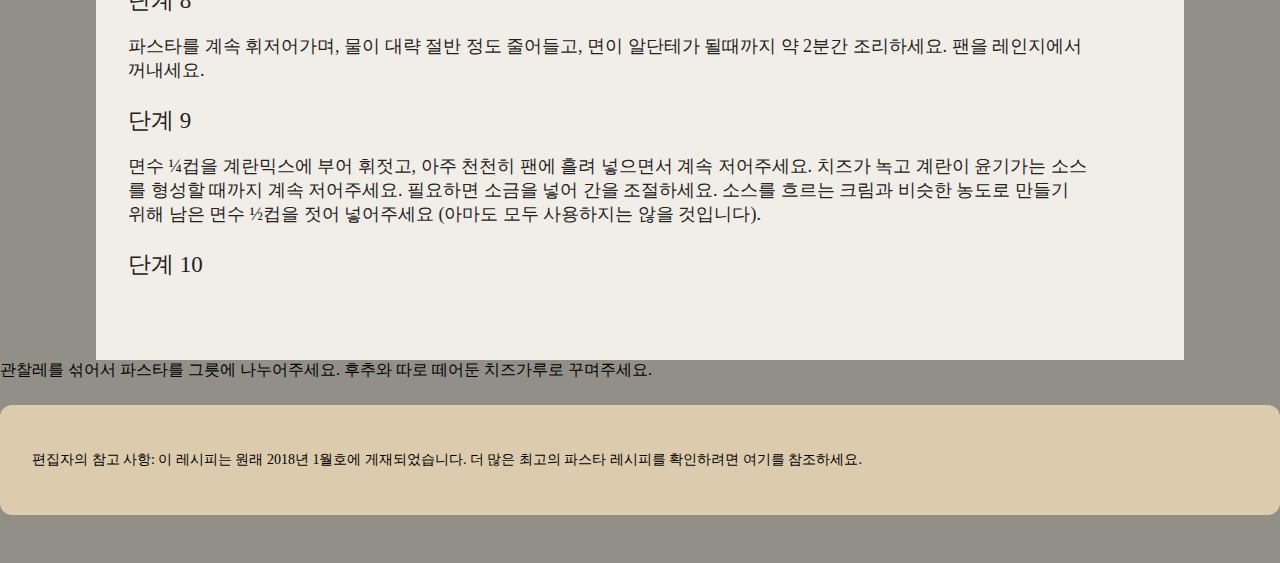
<file: src/w4/w4-2.html>
<!DOCTYPE html>
<html lang="ko">
  <head>
    <meta charset="UTF-8" />
    <meta name="viewport" content="width=device-width, initial-scale=1.0" />
    <title>Pasta Carbonara</title>
    <style>
      *,
      * ::before * ::after {
        box-sizing: border-box;

        font-family: "Spoqa Han Sans Neo";
        margin: 0;
        padding: 0;
      }
      body {
        background-color: #928f89;
        max-width: 100%;
      }
      .container {
        max-width: 64rem;
        background-color: #f1eee8;
        margin-inline: auto;
        color: #24211d;
        font-style: "Spoqa Han Sans Neo";
        padding: 2rem;
      }
      img {
        max-width: 100%;
        margin-bottom: 8re;
      }
      table {
        width: 100%;
        .line {
          border-bottom: 1px solid #b1ada8;
        }
        border-collapse: collapse;
        text-align: center;
      }
      .border-box {
        font-size: 14px;
        background-color: #dcccad;
        margin-top: 24px;
        margin-bottom: 48px;
        padding: 1rem;
        border-radius: 12px;
      }

      .callout {
        background-color: #dcccad;
        padding: 1rem;
      }

      
      
    </style>
  </head>
  <body style="max-width: 100%; margin-inline: auto">
    <div class="container">
      <h1
        style="
          max-width: 100%;
          margin-bottom: 8px;
          font-size: 69px;
          width: 960px;
          font-weight: 700;
        "
      >
        파스타 카르보나라
      </h1>
      <p>
        <stong
          style="
            max-width: 100%;
            width: 960px;
            font-size: 18px;
            font-weight: 700;
          "
          >CLAIRE SAFFITZ</stong
        >
      </p>
      <p
        style="
          max-width: 100%;
          width: 960px;
          margin-bottom: 8px;
          margin-top: 8px;
          font-style: normal;
          font-size: 18px;
          font-weight: 500;
        "
      >
        레서피
      </p>
      <p
        style="
          max-width: 100%;
          width: 960px;
          margin-bottom: 24px;
          font-size: 14px;
          font-weight: 400;
        "
      >
        2023.01.04
      </p>
      <figure>
        <img src="../../../assets/pasta-carbonara.jpg" alt="흰 접시 위에 담긴
        카르보나라 파스타 관찰레가 같이 버무려져있다" style=" max-width: 100%;
        width: 960px; margin-bottom: 8px; max-width: 100%; margin-inline: auto;
        display: block; "
      
      />
    </figure>
      <p
        style="
          max-width: 100%;
          width: 960px;
          color: #585550;
          font-size: 14px;
          font-weight: 400;
          margin-bottom: 24px;
        "
      >
        사진: Chelsie Craig, 스타일링: Molly Baz
      </p>
      <div>
        <p
          style="
            max-width: 100%;
            width: 960px;
            margin-bottom: 16px;
            font-size: 18px;
            font-weight: 500;
          "
        >
          총 소요 시간 24분
        </p>
        <p
          style="
            max-width: 100%;
            width: 960px;
            margin-bottom: 8px;
            font-size: 18px;
            font-weight: 400;
          "
        >
          육즙이 풍부한 바삭한 돼지고기, 후추 맛이 가득하고 계란으로 풍성한 벨벳
          같은 치즈 소스를 가진 카르보나라는 밤새 놀고 들어온 새벽 2시도 만들 수
          있을 만큼 정말 쉽습니다. 카르보나라는 로마의 대표적인 요리 중
          하나이며, 카초 에 페페나 그와 비슷한 다른 파스타들과 같이 레시피는
          단순하지만, 대신 적절한 기술과 고품질의 재료를 요구합니다. 염장 고기의
          짠맛이 요리에 깊이를 더하기에 전통적으로는 관찰레를 사용하지만, 펜체타
          나 베이컨을 사용할 수도 있습니다. 계란 노른자는 카르보나라 소스에
          윤기나는 텍스쳐와 황금빛을 더합니다. 가능하면 신선한 농장에서 산
          신선한 계란을 선택하세요. 치즈와 파스타에 관해서는 조금 더 많은 비용을
          투자하는 것이 좋습니다. 로마노 치즈나 진짜 파르미지아노 레지아노,
          그리고 좋은 스파게티나 부카티니 혹은 리가토니를 사세요.
        </p>
        <p
          style="
            max-width: 100%;
            width: 960px;
            margin-bottom: 8px;
            font-size: 18px;
            font-weight: 400;
          "
        >
          기술에 대해 한 마디: 어떤 카르보나라 레시피던지 크리미한 소스 특유의
          윤기나는 광택을 얻기 위해서는 정확한 시간과 온도에 재료를 첨가하는
          것이 중요합니다. 면수를 ¼컵씩 계란 믹스에 섞고, 파스타에 추가하기 전에
          불을 끄면 노른자를 과도하게 익히지 않고도 윤기 나는 유화된 소스로 모든
          것을 잘 섞을 수 있습니다. 그 이후에는 모든 것을 빠르게 섞고 필요에
          따라 소스를 묽게 만들기 위해 더 많은 면수을 추가하세요.
        </p>
        <p
          style="
            max-width: 100%;
            width: 960px;
            font-size: 18px;
            font-weight: 400;
          "
        >
          저녁 식사 때는 이 파스타 요리를 샐러드와 함께 제공하는 것이 좋지만,
          밤새 놀고 난 뒤라면 그저 포크를 집어 파스타만 먹어도 됩니다.
        </p>
        <div class="border-box">
          <p
            style="
              max-width: 100%;
              width: 960px;
              font-size: 14px;
              font-weight: 400;
            "
          ><p class="callout">
            본 앱티트에 표시된 모든 제품은 편집자가 협찬을 받지 않고 독립적으로
            선택한 것입니다. 그러나 아래의 소매 링크를 통해 구매해주신다면
            저희가 수수료를 받기에 도움이 됩니다.
          </p>
        </div>
      </div>
      <h2
        style="
          max-width: 100%;
          width: 960px;
          margin-bottom: 12px;
          font-size: 35px;
          font-weight: 700;
        "
      >
        재료
      </h2>
      <p
        style="
          max-width: 100%;
          width: 960px;
          margin-bottom: 12px;
          color: #595550;
          font-size: 14px;
          font-weight: 400;
        "
      >
        4인분기준
      </p>
      <table style="margin-bottom: 48px; font-size: 18px; font-weight: 400">
        <tr>
          <td class="line">수량</td>
          <td class="line">단위</td>
          <td class="line">품목</td>
        </tr>
        <tr>
          <td>3</td>
          <td>Tbsp.</td>
          <td>코셔 소금</td>
        </tr>
        <tr>
          <td>4</td>
          <td>oz.</td>
          <td>
            관찰레(염장 돼지볼살) 혹은 판체타(이탈리안 베이컨) 혹은 베이컨
          </td>
        </tr>
        <tr>
          <td>2</td>
          <td>oz.</td>
          <td>파르마지아노 레지아노 혹은 페코리노 로마노</td>
        </tr>
        <tr>
          <td>4</td>
          <td></td>
          <td>대란 노른자</td>
        </tr>
        <tr>
          <td>2</td>
          <td></td>
          <td>대란</td>
        </tr>
        <tr>
          <td></td>
          <td></td>
          <td>막 간 후추</td>
        </tr>
        <tr>
          <td>2</td>
          <td>Tbsp.</td>
          <td>엑스트라 버진 올리브 오일</td>
        </tr>
        <tr>
          <td>1</td>
          <td>lb.</td>
          <td>스파게티 혹은 부카티니 혹은 리가토니</td>
        </tr>
      </table>
      <h2
        style="
          max-width: 100%;
          width: 960px;
          margin-bottom: 12px;
          font-size: 35px;
          font-weight: 700;
          margin-top: 48px;
        "
      >
      <div>
        준비
      </h2>
      <h3
        style="
          max-width: 100%;
          width: 960px;
          margin-bottom: 8px;
          font-size: 23px;
          font-weight: 500;
        "
      >
        단계 1
      </h3>
      <p
        style="
          max-width: 100%;
          width: 960px;
          margin-bottom: 20px;
          font-size: 18px;
          font-weight: 400;
        "
      >
        큰 냄비에 5.5qt.의 물을 센 불로 가열하세요. 김이 올라오기 시작하면 소금
        3큰술을 넣고 뚜껑을 덮어주세요 (이렇게 하면 물이 빨리 끓습니다).
      </p>
      <h3
        style="
          max-width: 100%;
          width: 960px;
          margin-bottom: 8px;
          font-size: 23px;
          font-weight: 500;
        "
      >
        단계 2
      </h3>
      <p
        style="
          max-width: 100%;
          width: 960px;
          margin-bottom: 20px;
          font-size: 18px;
          font-weight: 400;
        "
      >
        물이 끓기 전에 다른 준비를 해주세요. 관찰레 4oz.를 약 1x¼" 정도 크기로
        잘라주세요. 치즈 2oz.를 곱게 갈아서 ¼ 분량은 나중을 위해 따로
        떼어두세요.
      </p>
      <h3
        style="
          max-width: 100%;
          width: 960px;
          margin-bottom: 8px;
          font-size: 23px;
          font-weight: 500;
        "
      >
        단계 3
      </h3>
      <p
        style="
          max-width: 100%;
          width: 960px;
          margin-bottom: 20px;
          font-size: 18px;
          font-weight: 400;
        "
      >
        중간 크기의 그릇에 계란 6개 중 4개는 노른자만, 나머지 2개는 흰자도 같이
        휘핑해줍니다. 노른자들과 흰자가 하나가 될 때까지 휘핑한 후 (나중을 위해
        떼어둔 분량을 제외한) 갈아놓은 치즈를 넣어주세요. 후추를 적당히 갈아
        넣고 한 켠에 보관해주세요.
      </p>
      <h3
        style="
          max-width: 100%;
          width: 960px;
          margin-bottom: 8px;
          font-size: 23px;
          font-weight: 500;
        "
      >
        단계 4
      </h3>
      <p
        style="
          max-width: 100%;
          width: 960px;
          margin-bottom: 20px;
          font-size: 18px;
          font-weight: 400;
        "
      >
        냄비 옆에서 주물팬 등 두꺼운 팬에 기름 2큰술 을 중간 불로 가열해주세요.
        관찰레를 넣고 가장자리가 바삭해질 때까지 가끔 뒤적이며 약 7-10분간
        조리해주세요.
      </p>
      <h3
        style="
          max-width: 100%;
          width: 960px;
          margin-bottom: 8px;
          font-size: 23px;
          font-weight: 500;
        "
      >
        단계 5
      </h3>
      <p
        style="
          max-width: 100%;
          width: 960px;
          margin-bottom: 20px;
          font-size: 18px;
          font-weight: 400;
        "
      >
        관찰레를 조리하던 팬의 불을 끄세요. 관찰레를 건져서 작은 그릇에
        옮겨주세요. 관찰레에서 나온 기름은 내열 계량컵에 붓고, 팬에 다시 약
        3큰술을 넣어주세요. 남은 기름은 버려주세요.
      </p>
      <h3
        style="
          max-width: 100%;
          width: 960px;
          margin-bottom: 8px;
          font-size: 23px;
          font-weight: 500;
        "
      >
        단계 6
      </h3>
      <p
        style="
          max-width: 100%;
          width: 960px;
          margin-bottom: 20px;
          font-size: 18px;
          font-weight: 400;
        "
      >
        파스타 1lb.를 끓는 물에 넣고 가끔 저어주며, 포장에 적힌 시간보다 2분 더
        짧게 조리해주세요. 파스타가 거의 익을 때면, 내열 계량컵으로 면수 1¾컵을
        떠서 가져오세요.
      </p>
      <h3
        style="
          max-width: 100%;
          width: 960px;
          margin-bottom: 8px;
          font-size: 23px;
          font-weight: 500;
        "
      >
        단계 7
      </h3>
      <p
        style="
          max-width: 100%;
          width: 960px;
          margin-bottom: 20px;
          font-size: 18px;
          font-weight: 400;
        "
      >
        팬에 떠놓은 면수 중 1컵을 붓고 넣고 중간 불로 끓이세요. 콜랜더로
        파스타를 떠서 팬에 옮겨주세요.
      </p>
      <h3
        style="
          max-width: 100%;
          width: 960px;
          margin-bottom: 8px;
          font-size: 23px;
          font-weight: 500;
        "
      >
        단계 8
      </h3>
      <p
        style="
          max-width: 100%;
          width: 960px;
          margin-bottom: 20px;
          font-size: 18px;
          font-weight: 400;
        "
      >
        파스타를 계속 휘저어가며, 물이 대략 절반 정도 줄어들고, 면이 알단테가
        될때까지 약 2분간 조리하세요. 팬을 레인지에서 꺼내세요.
      </p>
      <h3
        style="
          max-width: 100%;
          width: 960px;
          margin-bottom: 8px;
          font-size: 23px;
          font-weight: 500;
        "
      >
        단계 9
      </h3>
      <p
        style="
          max-width: 100%;
          width: 960px;
          margin-bottom: 20px;
          font-size: 18px;
          font-weight: 400;
        "
      >
        면수 ¼컵을 계란믹스에 부어 휘젓고, 아주 천천히 팬에 흘려 넣으면서 계속
        저어주세요. 치즈가 녹고 계란이 윤기가는 소스를 형성할 때까지 계속
        저어주세요. 필요하면 소금을 넣어 간을 조절하세요. 소스를 흐르는 크림과
        비슷한 농도로 만들기 위해 남은 면수 ½컵을 젓어 넣어주세요 (아마도 모두
        사용하지는 않을 것입니다).
      </p>
      <h3
        style="
          max-width: 100%;
          width: 960px;
          margin-bottom: 8px;
          font-size: 23px;
          font-weight: 500;
        "
      >
        단계 10
      </h3>
      <p
        style="
          max-width: 100%;
          width: 960px;
          margin-bottom: 48px;
          font-size: 18px;
          font-weight: 400;
        "
      >
    </div>
        관찰레를 섞어서 파스타를 그릇에 나누어주세요. 후추와 따로 떼어둔
        치즈가루로 꾸며주세요.
      </p>
      <div class="border-box">
        <p class="callout"
          style="
            max-width: 100%;
            width: 960px;
            font-size: 14px;
            font-weight: 400;
          "
        >
          편집자의 참고 사항: 이 레시피는 원래 2018년 1월호에 게재되었습니다. 더
          많은 최고의 파스타 레시피를 확인하려면 여기를 참조하세요.
        </p>
      </div>
    </div>
  </body>
</html>
</file>
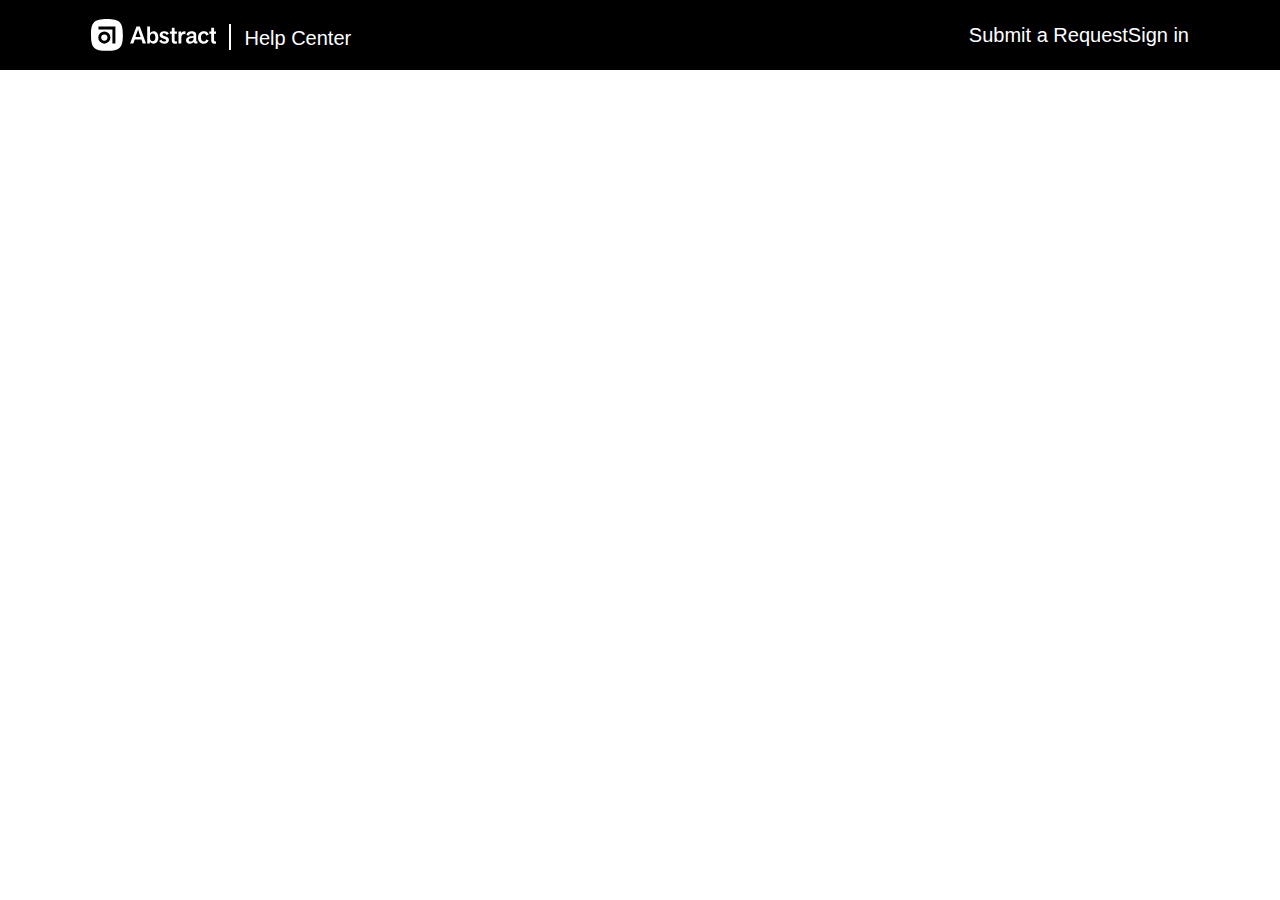
<file: src/w8/assignment.html>
<!DOCTYPE html>
<html lang="ko">
  <head>
    <meta charset="UTF-8" />
    <meta name="viewport" content="width=device-width, initial-scale=1.0" />
    <title>assignment demo</title>
    <link rel="stylesheet" href="./style/style.css" />
  </head>
  <body>
    <nav class="section navigation">
      <div class="container navigation__container">
        <div class="navigation__menu-group navigation__menu-group--left">
          <div class="navigation__logo">
            <svg
              class="abstract-logo logo"
              xmlns="http://www.w3.org/2000/svg"
              viewBox="0 0 200 51"
              preserveAspectRatio="xMinYMid slice"
            >
              <g class="abstract-logo-mark" fill="#fff">
                <path
                  d="M25.41 0C5.08 0 0 5.08 0 25.41s5.08 25.41 25.41 25.41 25.41-5.08 25.41-25.41S45.74 0 25.41 0zm-4.17 39.31A9.73 9.73 0 1 1 31 29.58a9.75 9.75 0 0 1-9.76 9.73zm17.67-.4h-4.77V16.67H11.91v-4.76h27z"
                ></path>
                <circle cx="21.24" cy="29.58" r="4.96"></circle>
              </g>
              <g class="abstract-logo-wordmark" fill="#fff">
                <path
                  class="abstract-logo-letter-1"
                  d="M70.9 28.81c2.37-6.59 3.32-9.26 4.19-12 1.26 3.92 2.56 7.58 4.08 12zM72.54 12L62.33 38.91h5.22l2.17-6.29h10.63l2.13 6.29h5.26L77.91 12z"
                ></path>
                <path
                  class="abstract-logo-letter-2"
                  d="M98.43 35.56c-2.82 0-4.46-2.33-4.46-6.37 0-3.62 1.91-5.9 4.61-5.9 2.55 0 4.12 2.32 4.12 6.13 0 4-1.64 6.14-4.27 6.14m-4.34-13.07V12h-4.46v26.9h4.27v-2.47a6.31 6.31 0 0 0 5.63 2.86c4.69 0 7.81-3.66 7.81-9.87s-2.85-9.87-7.31-9.87a7.3 7.3 0 0 0-5.94 2.94z"
                ></path>
                <path
                  class="abstract-logo-letter-3"
                  d="M116.71 22.8a4.77 4.77 0 0 1 4.29 2.67l3.32-2.25a8.44 8.44 0 0 0-7.48-3.82c-4.69 0-7.36 2.75-7.36 5.73s1.87 4.61 4.81 5.53l2 .65c2.86.91 3.51 1.45 3.51 2.71s-1.07 2-3 2a5.34 5.34 0 0 1-4.84-3.09l-3.47 2.29a9.35 9.35 0 0 0 8.12 4.27c4.73 0 7.67-2.56 7.67-6.07 0-3-1.91-4.61-5.26-5.68l-2-.61c-2.44-.76-3-1.3-3-2.44s.92-1.87 2.82-1.87"
                ></path>
                <path
                  class="abstract-logo-letter-4"
                  d="M133.3 23.52h3.7V20h-3.7v-6.2h-4.44l-.08 6.2h-3v3.57h3v10.4a5.92 5.92 0 0 0 1.07 4c.77.92 2 1.38 3.9 1.38a13.24 13.24 0 0 0 3.32-.43v-3.59a5.51 5.51 0 0 1-1.83.35c-1.38 0-1.94-.69-1.94-2.64z"
                ></path>
                <path
                  class="abstract-logo-letter-5"
                  d="M143.77 20h-4.27v19h4.5v-8.88a7.63 7.63 0 0 1 1-4.36 4.43 4.43 0 0 1 4-1.89 6.15 6.15 0 0 1 1.64.25V20a5.3 5.3 0 0 0-1.64-.3 5.44 5.44 0 0 0-5.26 3.18z"
                ></path>
                <path
                  class="abstract-logo-letter-6"
                  d="M163.54 30.93a5.57 5.57 0 0 1-.84 3 4.61 4.61 0 0 1-4 2c-2 0-2.9-1-2.9-2.4a2.34 2.34 0 0 1 1.64-2.33 18.72 18.72 0 0 1 6.07-1.15zm4.25-4c0-3-.4-4.54-1.58-5.65s-3.09-1.83-5.69-1.83c-4.85 0-7.91 2.29-8.21 6.42l4.28.38c.23-2.1 1.26-3.29 3.59-3.29a3.65 3.65 0 0 1 2.63.81 3 3 0 0 1 .73 2.29v1c-3 .19-6.68.72-8.55 1.56a5.25 5.25 0 0 0-3.48 5.08c0 3.4 2.45 5.57 5.92 5.57a7.63 7.63 0 0 0 6.22-2.71c.41 1.9 1.75 2.61 4.14 2.61a6.21 6.21 0 0 0 2-.31V36c-1.73.31-2-.7-2-2.18z"
                ></path>
                <path
                  class="abstract-logo-letter-7"
                  d="M175.35 29.31c0-4.23 2-6.17 4.57-6.17 1.8 0 3.17.84 3.7 3.35l4-1.37A7.33 7.33 0 0 0 180 19.4c-5.69 0-9.27 3.78-9.27 10s3.51 10.06 9 10.06c4.31 0 6.83-2.28 7.93-5.45l-4-1.37a3.51 3.51 0 0 1-3.7 3.09c-2.86-.01-4.61-2.22-4.61-6.42z"
                ></path>
                <path
                  class="abstract-logo-letter-8"
                  d="M196.23 23.52h3.67V20h-3.67v-6.2h-4.44l-.08 6.2h-3v3.57h3v10.4a5.92 5.92 0 0 0 1.07 4c.77.92 2 1.38 3.9 1.38a13.24 13.24 0 0 0 3.32-.43v-3.59a5.51 5.51 0 0 1-1.83.35c-1.38 0-1.94-.69-1.94-2.64z"
                ></path>
              </g>
            </svg>
          </div>
          <div class="navigation__page-title">Help Center</div>
        </div>
        <div class="navigation__menu-group navigation__menu-group--right">
          <div class="navigation__btn navigation__btn--outline">
            Submit a Request
          </div>
          <div class="navigation__btn navigation__btn--fill">Sign in</div>
        </div>
      </div>
    </nav>
    <div class="section"></div>
    <div class="section"></div>
    <div class="section"></div>
  </body>
</html>
</file>
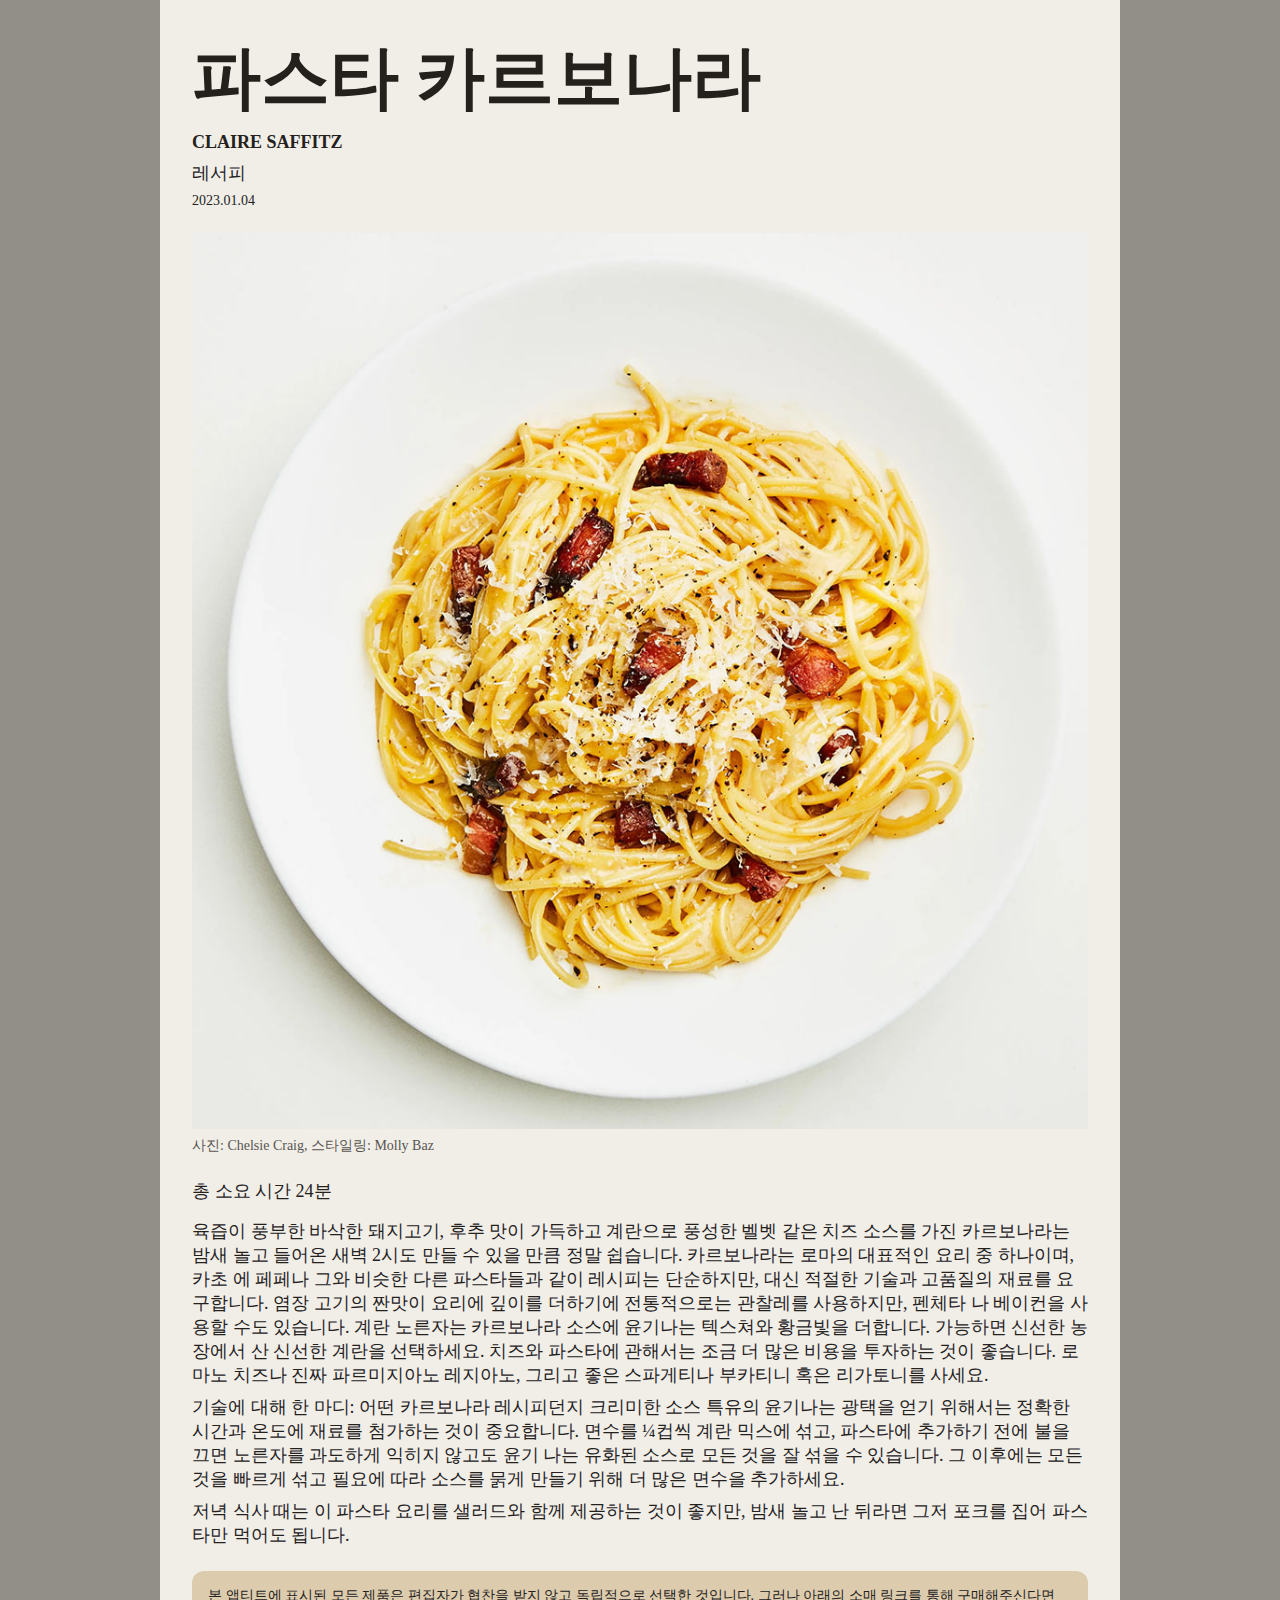
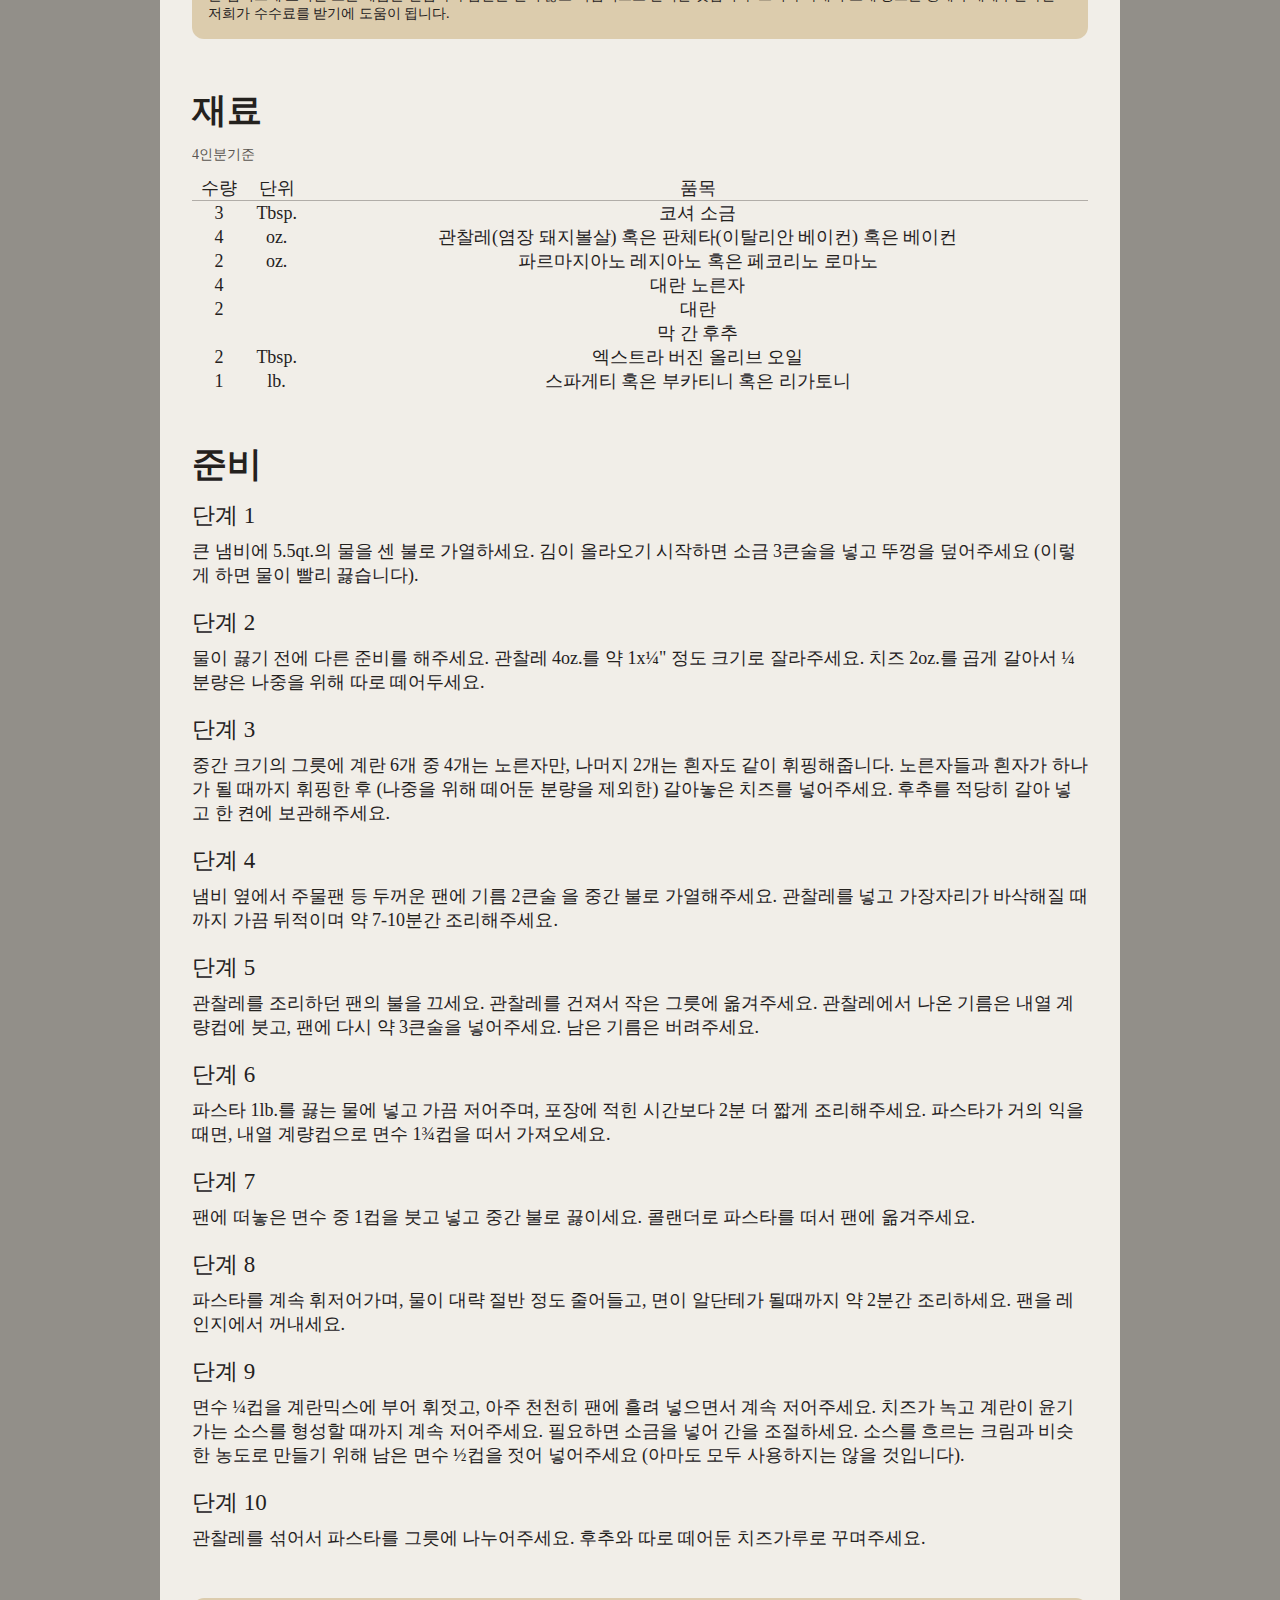
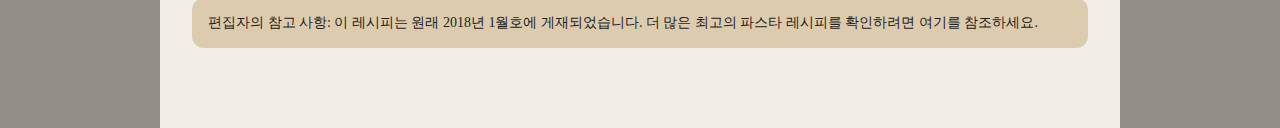
<file: src/w4/assignment/w4.html>
<!DOCTYPE html>
<html lang="ko">
  <head>
    <meta charset="UTF-8" />
    <meta name="viewport" content="width=device-width, initial-scale=1.0" />
    <title>Pasta Carbonara</title>
    <style>
      * {
        box-sizing: border-box;
        font-family: "Spoqa Han Sans Neo";
        margin: 0;
        padding: 0;
      }
      body {
        background-color: #928f89;
        max-width: 100%;
      }
      .container {
        max-width: 960px;
        background-color: #f1eee8;
        margin-inline: auto;
        color: #24211d;
        font-style: "Spoqa Han Sans Neo";
        padding: 32px;
      }
      img {
        max-width: 100%;
      }
      table {
        width: 100%;
        .line {
          border-bottom: 1px solid #b1ada8;
        }
        border-collapse: collapse;
        text-align: center;
      }
      .border-box {
        font-size: 14px;
        background-color: #dcccad;
        margin-top: 24px;
        margin-bottom: 48px;
        padding: 1rem;
        border-radius: 12px;
      }
    </style>
  </head>
  <body style="max-width: 100%; margin-inline: auto">
    <div class="container">
      <h1
        style="
          max-width: 100%;
          margin-bottom: 8px;
          font-size: 69px;
          width: 960px;
          font-weight: 700;
        "
      >
        파스타 카르보나라
      </h1>
      <p>
        <stong
          style="
            max-width: 100%;
            width: 960px;
            font-size: 18px;
            font-weight: 700;
          "
          >CLAIRE SAFFITZ</stong
        >
      </p>
      <p
        style="
          max-width: 100%;
          width: 960px;
          margin-bottom: 8px;
          margin-top: 8px;
          font-style: normal;
          font-size: 18px;
          font-weight: 500;
        "
      >
        레서피
      </p>
      <p
        style="
          max-width: 100%;
          width: 960px;
          margin-bottom: 24px;
          font-size: 14px;
          font-weight: 400;
        "
      >
        2023.01.04
      </p>
      <img
        src="../../../assets/pasta-carbonara.jpg"
        alt="흰 접시 위에 담긴 카르보나라 파스타 관찰레가 같이 버무려져있다"
        style="
          max-width: 100%;
          width: 960px;
          margin-bottom: 8px;
          max-width: 100%;
          margin-inline: auto;
          display: block;
        "
      />
      <p
        style="
          max-width: 100%;
          width: 960px;
          color: #585550;
          font-size: 14px;
          font-weight: 400;
          margin-bottom: 24px;
        "
      >
        사진: Chelsie Craig, 스타일링: Molly Baz
      </p>
      <div>
        <p
          style="
            max-width: 100%;
            width: 960px;
            margin-bottom: 16px;
            font-size: 18px;
            font-weight: 500;
          "
        >
          총 소요 시간 24분
        </p>
        <p
          style="
            max-width: 100%;
            width: 960px;
            margin-bottom: 8px;
            font-size: 18px;
            font-weight: 400;
          "
        >
          육즙이 풍부한 바삭한 돼지고기, 후추 맛이 가득하고 계란으로 풍성한 벨벳
          같은 치즈 소스를 가진 카르보나라는 밤새 놀고 들어온 새벽 2시도 만들 수
          있을 만큼 정말 쉽습니다. 카르보나라는 로마의 대표적인 요리 중
          하나이며, 카초 에 페페나 그와 비슷한 다른 파스타들과 같이 레시피는
          단순하지만, 대신 적절한 기술과 고품질의 재료를 요구합니다. 염장 고기의
          짠맛이 요리에 깊이를 더하기에 전통적으로는 관찰레를 사용하지만, 펜체타
          나 베이컨을 사용할 수도 있습니다. 계란 노른자는 카르보나라 소스에
          윤기나는 텍스쳐와 황금빛을 더합니다. 가능하면 신선한 농장에서 산
          신선한 계란을 선택하세요. 치즈와 파스타에 관해서는 조금 더 많은 비용을
          투자하는 것이 좋습니다. 로마노 치즈나 진짜 파르미지아노 레지아노,
          그리고 좋은 스파게티나 부카티니 혹은 리가토니를 사세요.
        </p>
        <p
          style="
            max-width: 100%;
            width: 960px;
            margin-bottom: 8px;
            font-size: 18px;
            font-weight: 400;
          "
        >
          기술에 대해 한 마디: 어떤 카르보나라 레시피던지 크리미한 소스 특유의
          윤기나는 광택을 얻기 위해서는 정확한 시간과 온도에 재료를 첨가하는
          것이 중요합니다. 면수를 ¼컵씩 계란 믹스에 섞고, 파스타에 추가하기 전에
          불을 끄면 노른자를 과도하게 익히지 않고도 윤기 나는 유화된 소스로 모든
          것을 잘 섞을 수 있습니다. 그 이후에는 모든 것을 빠르게 섞고 필요에
          따라 소스를 묽게 만들기 위해 더 많은 면수을 추가하세요.
        </p>
        <p
          style="
            max-width: 100%;
            width: 960px;
            font-size: 18px;
            font-weight: 400;
          "
        >
          저녁 식사 때는 이 파스타 요리를 샐러드와 함께 제공하는 것이 좋지만,
          밤새 놀고 난 뒤라면 그저 포크를 집어 파스타만 먹어도 됩니다.
        </p>
        <div class="border-box">
          <p
            style="
              max-width: 100%;
              width: 960px;
              font-size: 14px;
              font-weight: 400;
            "
          >
            본 앱티트에 표시된 모든 제품은 편집자가 협찬을 받지 않고 독립적으로
            선택한 것입니다. 그러나 아래의 소매 링크를 통해 구매해주신다면
            저희가 수수료를 받기에 도움이 됩니다.
          </p>
        </div>
      </div>
      <h2
        style="
          max-width: 100%;
          width: 960px;
          margin-bottom: 12px;
          font-size: 35px;
          font-weight: 700;
        "
      >
        재료
      </h2>
      <p
        style="
          max-width: 100%;
          width: 960px;
          margin-bottom: 12px;
          color: #595550;
          font-size: 14px;
          font-weight: 400;
        "
      >
        4인분기준
      </p>
      <table style="margin-bottom: 48px; font-size: 18px; font-weight: 400">
        <tr>
          <td class="line">수량</td>
          <td class="line">단위</td>
          <td class="line">품목</td>
        </tr>
        <tr>
          <td>3</td>
          <td>Tbsp.</td>
          <td>코셔 소금</td>
        </tr>
        <tr>
          <td>4</td>
          <td>oz.</td>
          <td>
            관찰레(염장 돼지볼살) 혹은 판체타(이탈리안 베이컨) 혹은 베이컨
          </td>
        </tr>
        <tr>
          <td>2</td>
          <td>oz.</td>
          <td>파르마지아노 레지아노 혹은 페코리노 로마노</td>
        </tr>
        <tr>
          <td>4</td>
          <td></td>
          <td>대란 노른자</td>
        </tr>
        <tr>
          <td>2</td>
          <td></td>
          <td>대란</td>
        </tr>
        <tr>
          <td></td>
          <td></td>
          <td>막 간 후추</td>
        </tr>
        <tr>
          <td>2</td>
          <td>Tbsp.</td>
          <td>엑스트라 버진 올리브 오일</td>
        </tr>
        <tr>
          <td>1</td>
          <td>lb.</td>
          <td>스파게티 혹은 부카티니 혹은 리가토니</td>
        </tr>
      </table>
      <h2
        style="
          max-width: 100%;
          width: 960px;
          margin-bottom: 12px;
          font-size: 35px;
          font-weight: 700;
          margin-top: 48px;
        "
      >
        준비
      </h2>
      <h3
        style="
          max-width: 100%;
          width: 960px;
          margin-bottom: 8px;
          font-size: 23px;
          font-weight: 500;
        "
      >
        단계 1
      </h3>
      <p
        style="
          max-width: 100%;
          width: 960px;
          margin-bottom: 20px;
          font-size: 18px;
          font-weight: 400;
        "
      >
        큰 냄비에 5.5qt.의 물을 센 불로 가열하세요. 김이 올라오기 시작하면 소금
        3큰술을 넣고 뚜껑을 덮어주세요 (이렇게 하면 물이 빨리 끓습니다).
      </p>
      <h3
        style="
          max-width: 100%;
          width: 960px;
          margin-bottom: 8px;
          font-size: 23px;
          font-weight: 500;
        "
      >
        단계 2
      </h3>
      <p
        style="
          max-width: 100%;
          width: 960px;
          margin-bottom: 20px;
          font-size: 18px;
          font-weight: 400;
        "
      >
        물이 끓기 전에 다른 준비를 해주세요. 관찰레 4oz.를 약 1x¼" 정도 크기로
        잘라주세요. 치즈 2oz.를 곱게 갈아서 ¼ 분량은 나중을 위해 따로
        떼어두세요.
      </p>
      <h3
        style="
          max-width: 100%;
          width: 960px;
          margin-bottom: 8px;
          font-size: 23px;
          font-weight: 500;
        "
      >
        단계 3
      </h3>
      <p
        style="
          max-width: 100%;
          width: 960px;
          margin-bottom: 20px;
          font-size: 18px;
          font-weight: 400;
        "
      >
        중간 크기의 그릇에 계란 6개 중 4개는 노른자만, 나머지 2개는 흰자도 같이
        휘핑해줍니다. 노른자들과 흰자가 하나가 될 때까지 휘핑한 후 (나중을 위해
        떼어둔 분량을 제외한) 갈아놓은 치즈를 넣어주세요. 후추를 적당히 갈아
        넣고 한 켠에 보관해주세요.
      </p>
      <h3
        style="
          max-width: 100%;
          width: 960px;
          margin-bottom: 8px;
          font-size: 23px;
          font-weight: 500;
        "
      >
        단계 4
      </h3>
      <p
        style="
          max-width: 100%;
          width: 960px;
          margin-bottom: 20px;
          font-size: 18px;
          font-weight: 400;
        "
      >
        냄비 옆에서 주물팬 등 두꺼운 팬에 기름 2큰술 을 중간 불로 가열해주세요.
        관찰레를 넣고 가장자리가 바삭해질 때까지 가끔 뒤적이며 약 7-10분간
        조리해주세요.
      </p>
      <h3
        style="
          max-width: 100%;
          width: 960px;
          margin-bottom: 8px;
          font-size: 23px;
          font-weight: 500;
        "
      >
        단계 5
      </h3>
      <p
        style="
          max-width: 100%;
          width: 960px;
          margin-bottom: 20px;
          font-size: 18px;
          font-weight: 400;
        "
      >
        관찰레를 조리하던 팬의 불을 끄세요. 관찰레를 건져서 작은 그릇에
        옮겨주세요. 관찰레에서 나온 기름은 내열 계량컵에 붓고, 팬에 다시 약
        3큰술을 넣어주세요. 남은 기름은 버려주세요.
      </p>
      <h3
        style="
          max-width: 100%;
          width: 960px;
          margin-bottom: 8px;
          font-size: 23px;
          font-weight: 500;
        "
      >
        단계 6
      </h3>
      <p
        style="
          max-width: 100%;
          width: 960px;
          margin-bottom: 20px;
          font-size: 18px;
          font-weight: 400;
        "
      >
        파스타 1lb.를 끓는 물에 넣고 가끔 저어주며, 포장에 적힌 시간보다 2분 더
        짧게 조리해주세요. 파스타가 거의 익을 때면, 내열 계량컵으로 면수 1¾컵을
        떠서 가져오세요.
      </p>
      <h3
        style="
          max-width: 100%;
          width: 960px;
          margin-bottom: 8px;
          font-size: 23px;
          font-weight: 500;
        "
      >
        단계 7
      </h3>
      <p
        style="
          max-width: 100%;
          width: 960px;
          margin-bottom: 20px;
          font-size: 18px;
          font-weight: 400;
        "
      >
        팬에 떠놓은 면수 중 1컵을 붓고 넣고 중간 불로 끓이세요. 콜랜더로
        파스타를 떠서 팬에 옮겨주세요.
      </p>
      <h3
        style="
          max-width: 100%;
          width: 960px;
          margin-bottom: 8px;
          font-size: 23px;
          font-weight: 500;
        "
      >
        단계 8
      </h3>
      <p
        style="
          max-width: 100%;
          width: 960px;
          margin-bottom: 20px;
          font-size: 18px;
          font-weight: 400;
        "
      >
        파스타를 계속 휘저어가며, 물이 대략 절반 정도 줄어들고, 면이 알단테가
        될때까지 약 2분간 조리하세요. 팬을 레인지에서 꺼내세요.
      </p>
      <h3
        style="
          max-width: 100%;
          width: 960px;
          margin-bottom: 8px;
          font-size: 23px;
          font-weight: 500;
        "
      >
        단계 9
      </h3>
      <p
        style="
          max-width: 100%;
          width: 960px;
          margin-bottom: 20px;
          font-size: 18px;
          font-weight: 400;
        "
      >
        면수 ¼컵을 계란믹스에 부어 휘젓고, 아주 천천히 팬에 흘려 넣으면서 계속
        저어주세요. 치즈가 녹고 계란이 윤기가는 소스를 형성할 때까지 계속
        저어주세요. 필요하면 소금을 넣어 간을 조절하세요. 소스를 흐르는 크림과
        비슷한 농도로 만들기 위해 남은 면수 ½컵을 젓어 넣어주세요 (아마도 모두
        사용하지는 않을 것입니다).
      </p>
      <h3
        style="
          max-width: 100%;
          width: 960px;
          margin-bottom: 8px;
          font-size: 23px;
          font-weight: 500;
        "
      >
        단계 10
      </h3>
      <p
        style="
          max-width: 100%;
          width: 960px;
          margin-bottom: 48px;
          font-size: 18px;
          font-weight: 400;
        "
      >
        관찰레를 섞어서 파스타를 그릇에 나누어주세요. 후추와 따로 떼어둔
        치즈가루로 꾸며주세요.
      </p>
      <div class="border-box">
        <p
          style="
            max-width: 100%;
            width: 960px;
            font-size: 14px;
            font-weight: 400;
          "
        >
          편집자의 참고 사항: 이 레시피는 원래 2018년 1월호에 게재되었습니다. 더
          많은 최고의 파스타 레시피를 확인하려면 여기를 참조하세요.
        </p>
      </div>
    </div>
  </body>
</html>
</file>
<file: src/w6/style/card.css>
@import url("https://fonts.googleapis.com/css2?family=Cute+Font&display=swap");

@import url("https://fonts.googleapis.com/css2?family=Noto+Sans+KR:wght@100..900&display=swap");

body * {
  box-sizing: border-box;
  font-family: "Noto Sans KR", sans-serif;
  font-weight: 500;
  font-style: normal;
}

img {
  max-width: 100%;
}

.card.card--color-blue {
  background-color: oklch(98% 0.025 200);
}

.card {
  font-family: "Noto Sans KR", sans-serif;
  font-optical-sizing: auto;
  font-weight: 400;
  font-style: normal;

  max-width: 25rem;
  background-color: oklch(98% 0.025 90);
  overflow-x: hidden;
  /* padding: 1rem; */
  border-radius: 0.75rem;
  margin-top: 3rem;
}
.card:first-child {
  margin-top: 0;
}

.card__img {
  width: 100%;
}

.card__top {
  padding-inline: 1rem;
  padding-block: 0.75rem;
}

.card__bottom {
  padding: 1rem;
}

.card__p {
  margin-top: 500;
}

.card__title {
  font-weight: 500;
  line-height: 1.5rem;
}

.card__subtitle {
  font-size: 0.875rem;
  margin-top: 0.25rem;
  line-height: 1.25rem;
}

.card__bottom .card__title {
  font-weight: 400;
}

/* .card__bottom .card__title{
  font-weight: 400;
} */

.card__bottom__subtitle {
  margin-top: 0;
}
</file>
<file: src/w7/style/style.css>
* {
  box-sizing: border-box;
}

body {
  margin: 0;
  font-size: 1.125rem;
}

h1,
h2 {
  text-align: center;
}

.container {
  max-width: 800px;
  margin-inline: auto;
  background-color: oklch(90% 0 0);
  padding-inline: 2.5rem;
}

.container > div {
  padding: 1rem;
}

.container > div:nth-child(1) {
  background-color: oklch(90% 0.05 0);
  border: 1px dotted oklch(40% 0.05 0);
  color: oklch(20% 0.05 0);
}
.container > div:nth-child(2) {
  background-color: oklch(90% 0.05 40);
  border: 1px dotted oklch(40% 0.05 40);
  color: oklch(20% 0.05 40);
}
.container > div:nth-child(3) {
  background-color: oklch(90% 0.05 80);
  border: 1px dotted oklch(40% 0.05 80);
  color: oklch(20% 0.05 80);
}
.container > div:nth-child(4) {
  background-color: oklch(90% 0.05 120);
  border: 1px dotted oklch(40% 0.05 120);
  color: oklch(20% 0.05 120);
}
.container > div:nth-child(5) {
  background-color: oklch(90% 0.05 160);
  border: 1px dotted oklch(40% 0.05 160);
  color: oklch(20% 0.05 160);
}

.flex-container {
  display: flex;
}

/* .flex-container > * { */
/* flex-grow: 1; */
/* } */
.flex-child-opt-1 {
  flex-grow: 1;
}

.flex-child-opt-2 {
  flex-basis: 0;
  flex-grow: 1;
}

.flex-container-opt-1 {
  /* gap: 1rem; */
  column-gap: 1rem;
  row-gap: 1.5rem;
}

.flex-container-opt-2 {
  /* justify-content: left; */
  /* justify-content: right; */
  /* justify-content: center; */
  /* justify-content: space-evenly; */
  /* justify-content: space-between; */
  justify-content: space-around;
}

.flex-container-opt-3 {
  /* align-items: stretch; */
  /* align-items: start; */
  /* align-items: end; */
  align-items: center;
}

.flex-container-opt-4 {
  gap: 1rem;
  justify-content: center;
  align-items: center;
}

.flex-container-opt-4 > * {
  width: 7.5rem;
}

.flex-wrap {
  /* flex-wrap: nowrap; */
  flex-wrap: wrap;
}

.flex-wrap-opt-1 {
  column-gap: 0.75rem;
  row-gap: 1.5rem;
}

.flex-wrap-opt-1 > * {
  flex-grow: 1;
  flex-basis: 0;
  min-width: 12.5rem;
}
</file>
<file: src/w9/style/style.css>
@import url("https://fonts.googleapis.com/css2?family=IBM+Plex+Sans:ital,wght@0,100;0,200;0,300;0,400;0,500;0,600;0,700;1,100;1,200;1,300;1,400;1,500;1,600;1,700&display=swap");
* {
  box-sizing: border-box;
}

body {
  margin: 0;
  font-family: "IBM Plex Sans", sans-serif;
  font-size: 1.125rem;
  font-weight: 400;
  line-height: 150%;
  color: oklch(0.3 0 0);
  background-color: oklch(0.9 0 0);
}

p {
  margin-block: 0;
}

img {
  display: block;
}

.section > h2 {
  text-align: center;
}

.container {
  max-width: 60rem;
  padding: 5rem;
  margin-inline: auto;
  background-color: oklch(0.95 0 0);
}

.card {
  margin-top: 2rem;
  background-color: oklch(1 0 0);
  border: 1px solid oklch(0.5 0 0);
  border-radius: 0.75rem;
}
.card:nth-child(1) {
  margin-top: 0;
}
.section--opt-pos-rel .card {
  position: relative;
}
.section--opt-pos-rel .card:nth-child(1) {
  left: 1rem;
}
.section--opt-pos-rel .card:nth-child(2) {
  top: -2rem;
  left: 2rem;
}
.section--opt-pos-rel .card:nth-child(3) {
  top: -4rem;
  left: 3rem;
}
.section--opt-pos-rel .card:nth-child(4) {
  top: -6rem;
  left: 4rem;
}
.section--opt-pos-rel .card:nth-child(5) {
  top: -8rem;
  left: 5rem;
}

.section--opt-margin-negative .card {
  position: relative;
  margin-top: -2rem;
}
.section--opt-margin-negative .card:nth-child(1) {
  z-index: 1;
  margin-top: 0;
}
.section--opt-margin-negative .card:nth-child(2) {
  z-index: 2;
}
.section--opt-margin-negative .card:nth-child(3) {
  z-index: 3;
}
.section--opt-margin-negative .card:nth-child(4) {
  z-index: 4;
}
.section--opt-margin-negative .card:nth-child(5) {
  z-index: 5;
}

.card__top {
  padding-block: 1.25rem;
  padding-inline: 1.5rem;
}
.card__middle {
  width: 100%;
  aspect-ratio: 4/3;
  -o-object-fit: cover;
     object-fit: cover;
}
.card__bottom {
  padding-block: 1.25rem;
  padding-inline: 1.5rem;
}
.card__author {
  font-weight: 600;
}
.card__title {
  font-weight: 600;
}
.card__subtitle {
  margin-bottom: 1rem;
  font-weight: 600;
  color: oklch(0.5 0 0);
}
.card__desc {
  display: -webkit-box;
  overflow: hidden;
  -webkit-line-clamp: 3;
  -webkit-box-orient: vertical;
}
</file>
<file: src/w7/w7homework/style.css>
body {
  font-family: "Roboto", sans-serif;
  margin: 0;
  padding: 0;
  background-color: #f5f5f5;
}

.header {
  display: flex;
  justify-content: space-between;
  align-items: center;
  padding: 1rem 2rem;
  background-color: #333;
  color: white;
}

.nav a {
  color: white;
  text-decoration: none;
  margin-right: 1rem;
}

.cta-button {
  background-color: #ff4500;
  color: white;
  padding: 0.5rem 1rem;
  border: none;
  border-radius: 5px;
  cursor: pointer;
}

.main {
  padding: 2rem;
}

.hero {
  text-align: center;
  padding: 3rem;
  background-color: white;
}

.services {
  text-align: center;
  padding: 2rem;
}

.service-grid {
  display: flex;
  justify-content: space-between;
}

.service {
  width: 23%;
  background-color: #f0f0f0;
  padding: 1rem;
  border-radius: 5px;
}

.testimonials {
  text-align: center;
  padding: 2rem;
}

.testimonial-grid {
  display: flex;
  justify-content: space-between;
}

.testimonial {
  width: 45%;
  background-color: #e0e0e0;
  padding: 1rem;
  border-radius: 5px;
}

.footer {
  text-align: center;
  padding: 1rem;
  background-color: #333;
  color: white;
}
</file>
<file: src/w8/style/style.css>
* {
  box-sizing: border-box;
}

body {
  margin: 0;
  font-family: sans-serif;
  font-size: 1.25rem;
  line-height: 1.75rem;
}

.navigation {
  background-color: #000;
  color: #fff;
  padding-inline: 1.875rem;
  padding-block: 1.1875rem;
}
.navigation__container {
  width: 90%;
  margin-inline: auto;
  display: flex;
  justify-content: space-between;
}
.navigation__menu-group {
  display: flex;
  align-items: center;
}
.navigation__menu-group--left {
  gap: 0.8125rem;
}
.navigation__page-title {
  margin-top: 3px;
  padding-top: 3px;
  padding-left: 0.8125rem;
  line-height: 1.4375rem;
  border-left: 0.125rem solid #fff;
}
.navigation__logo {
  height: 32px;
  aspect-ratio: 200/51;
}
</file>
